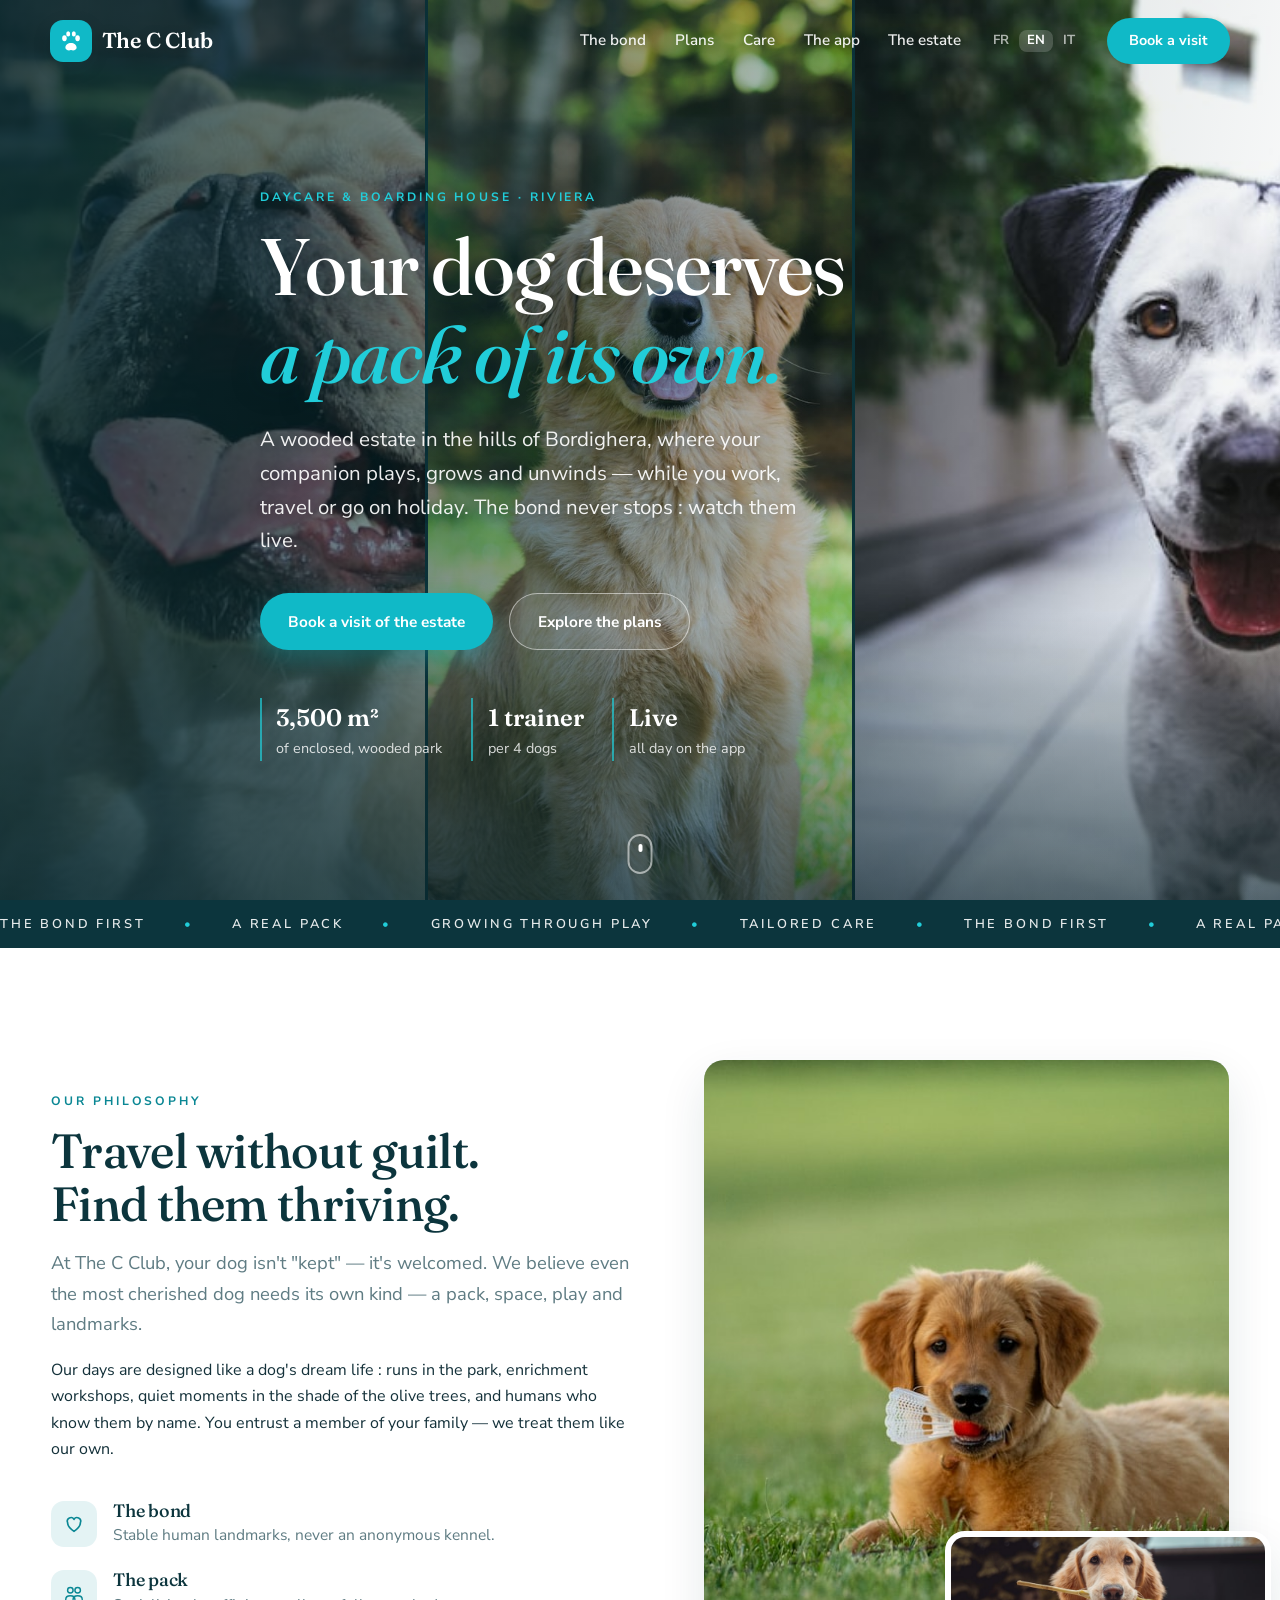
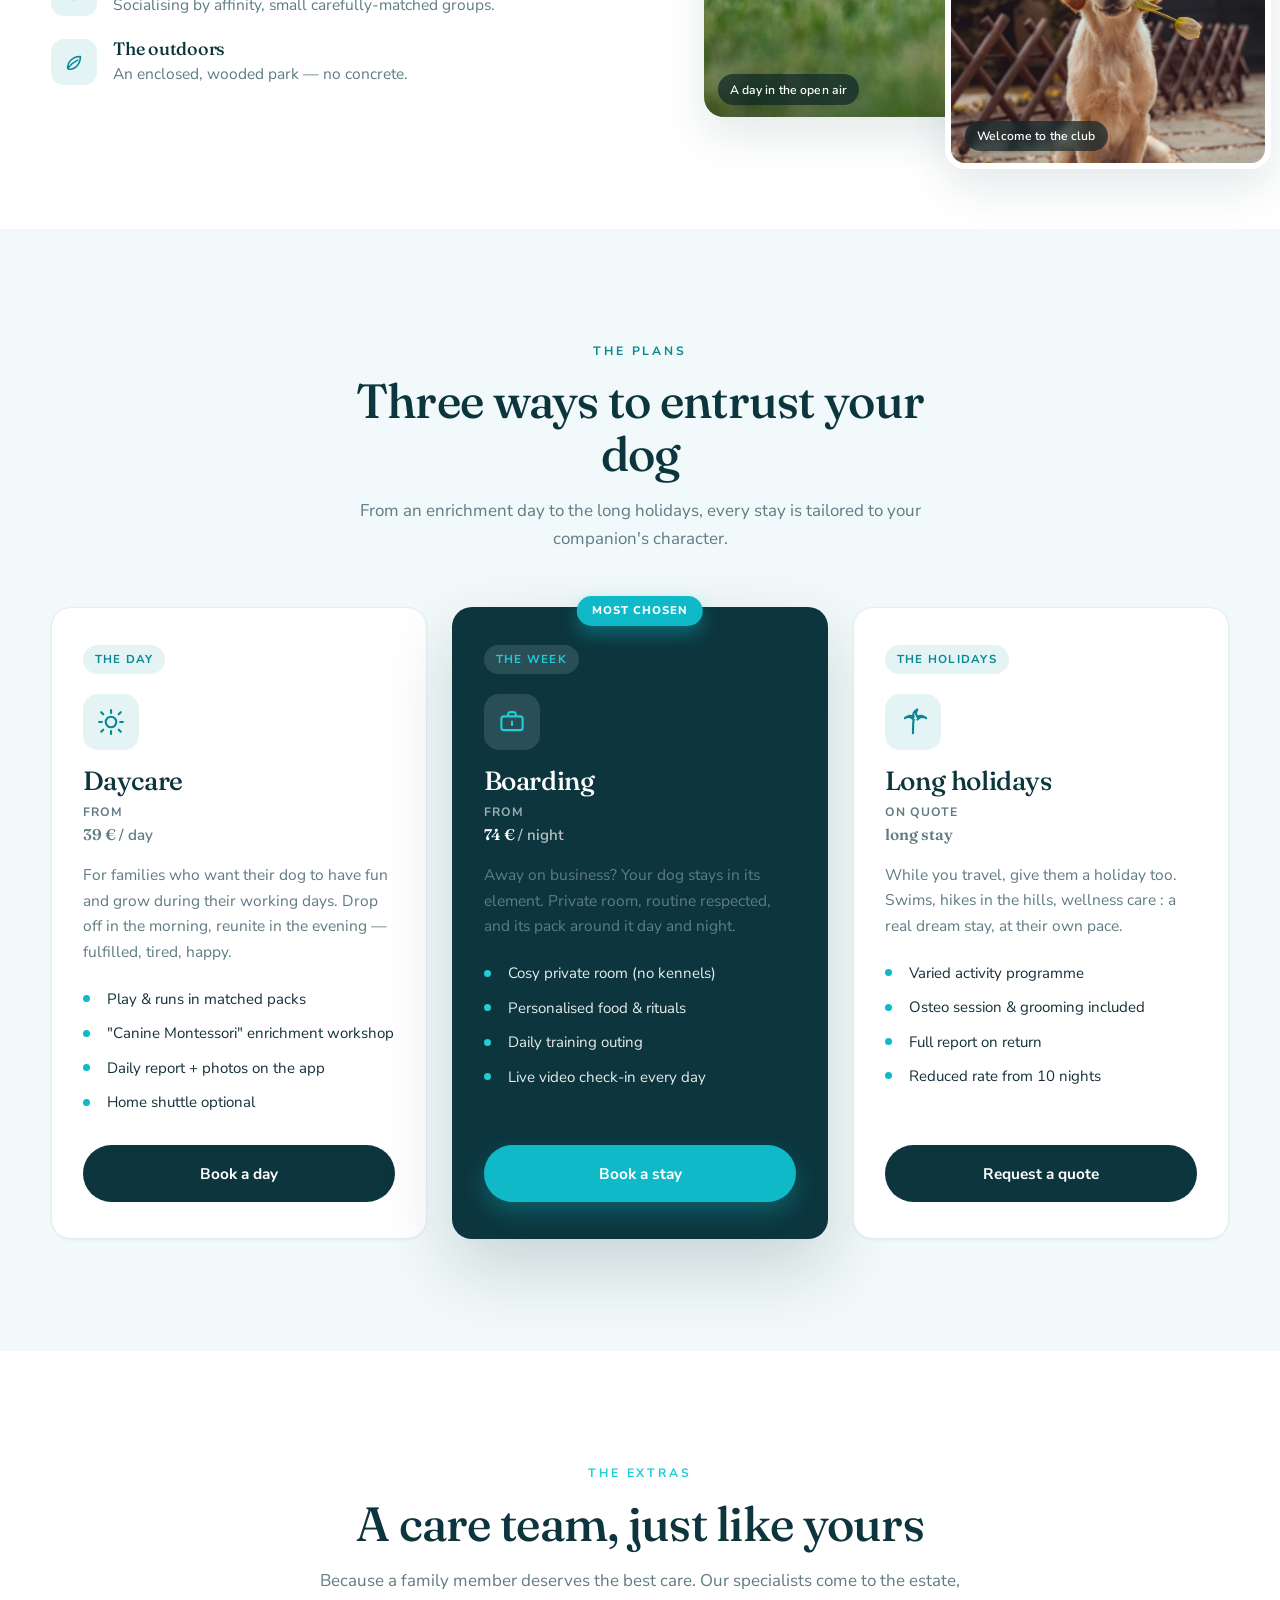
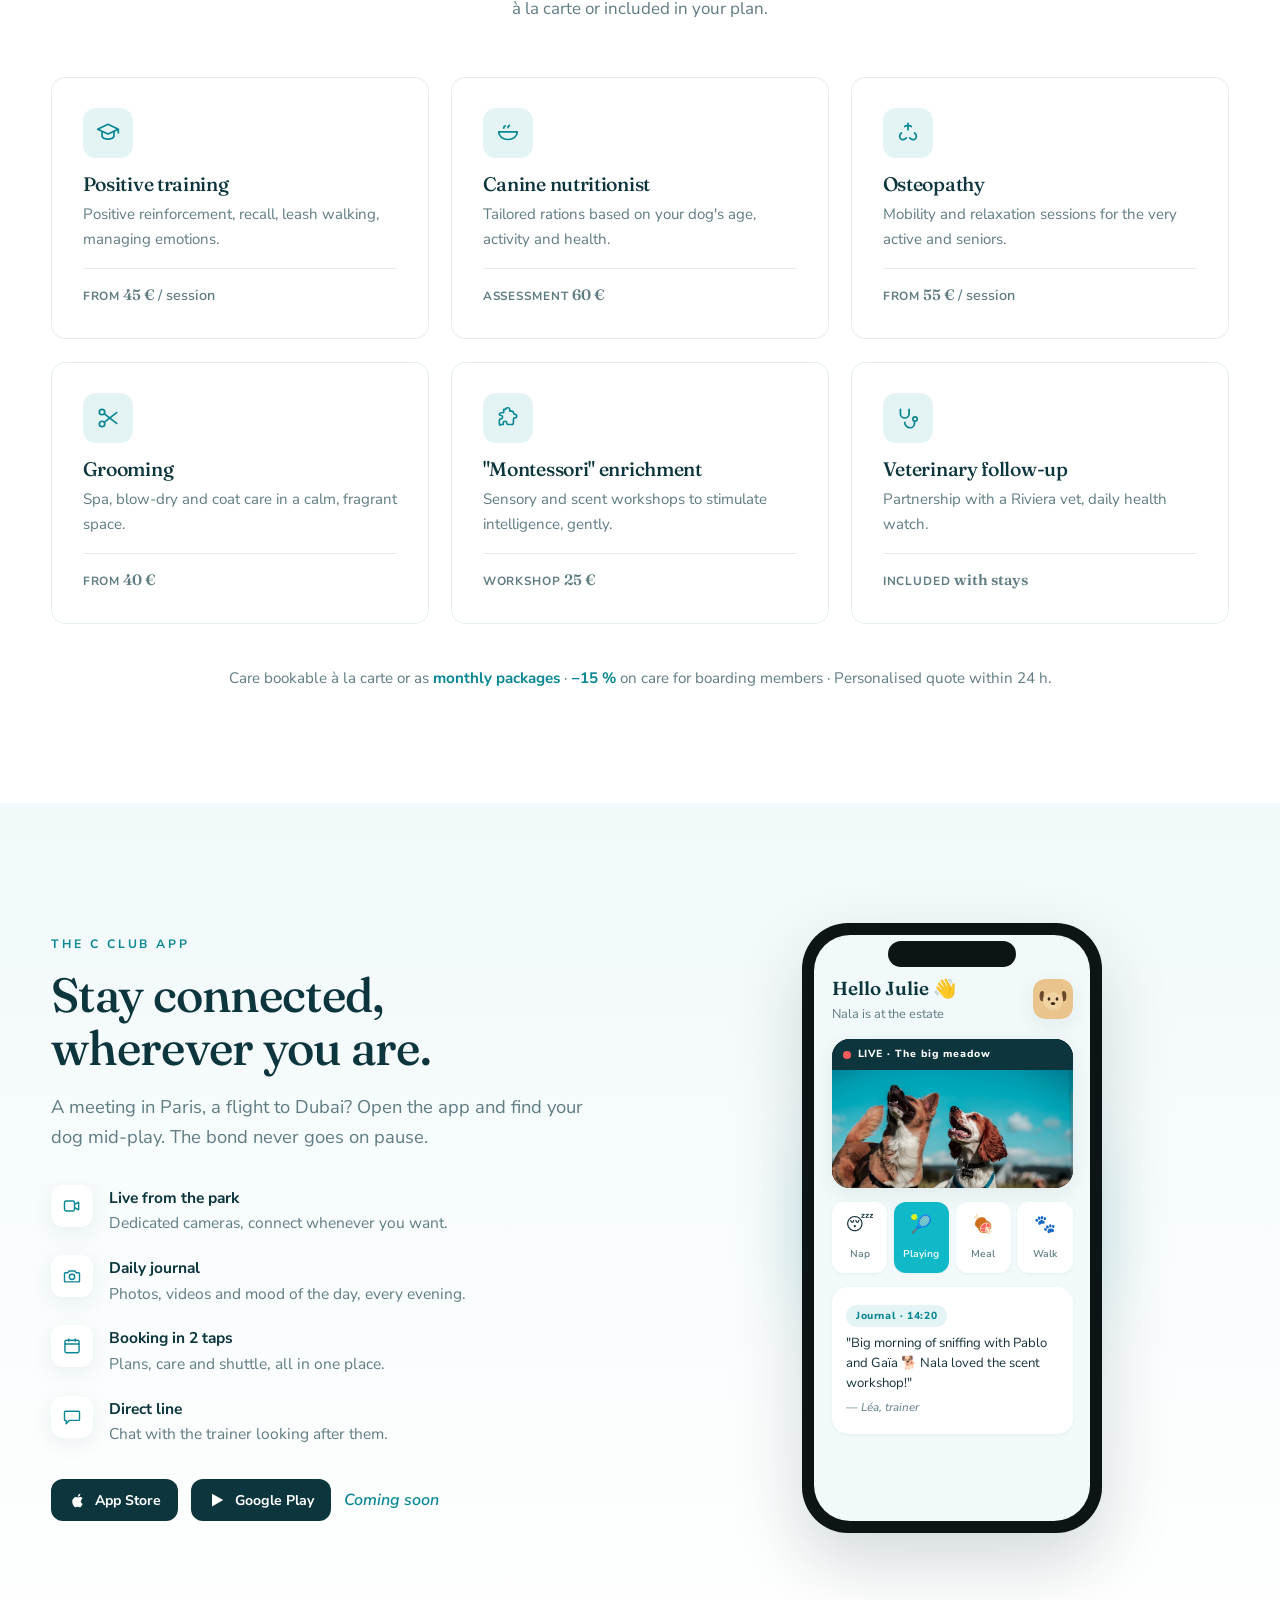
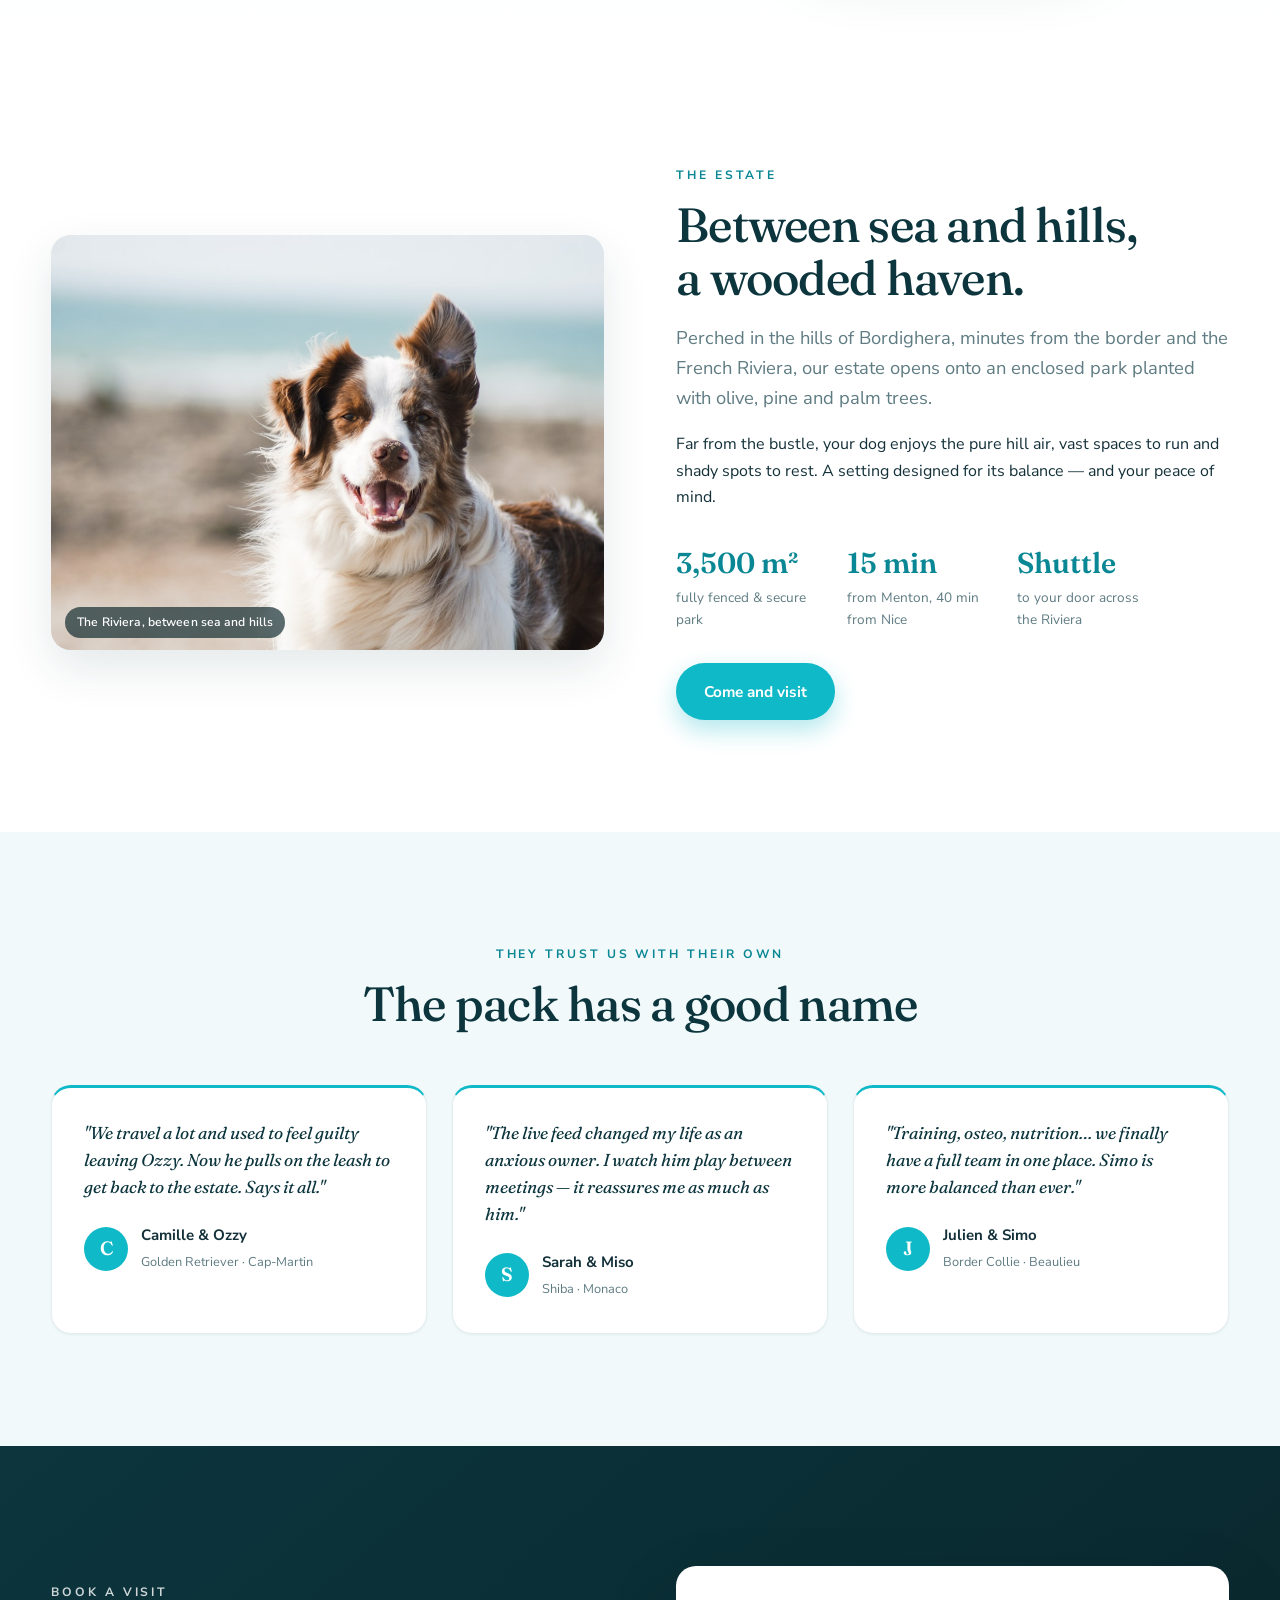
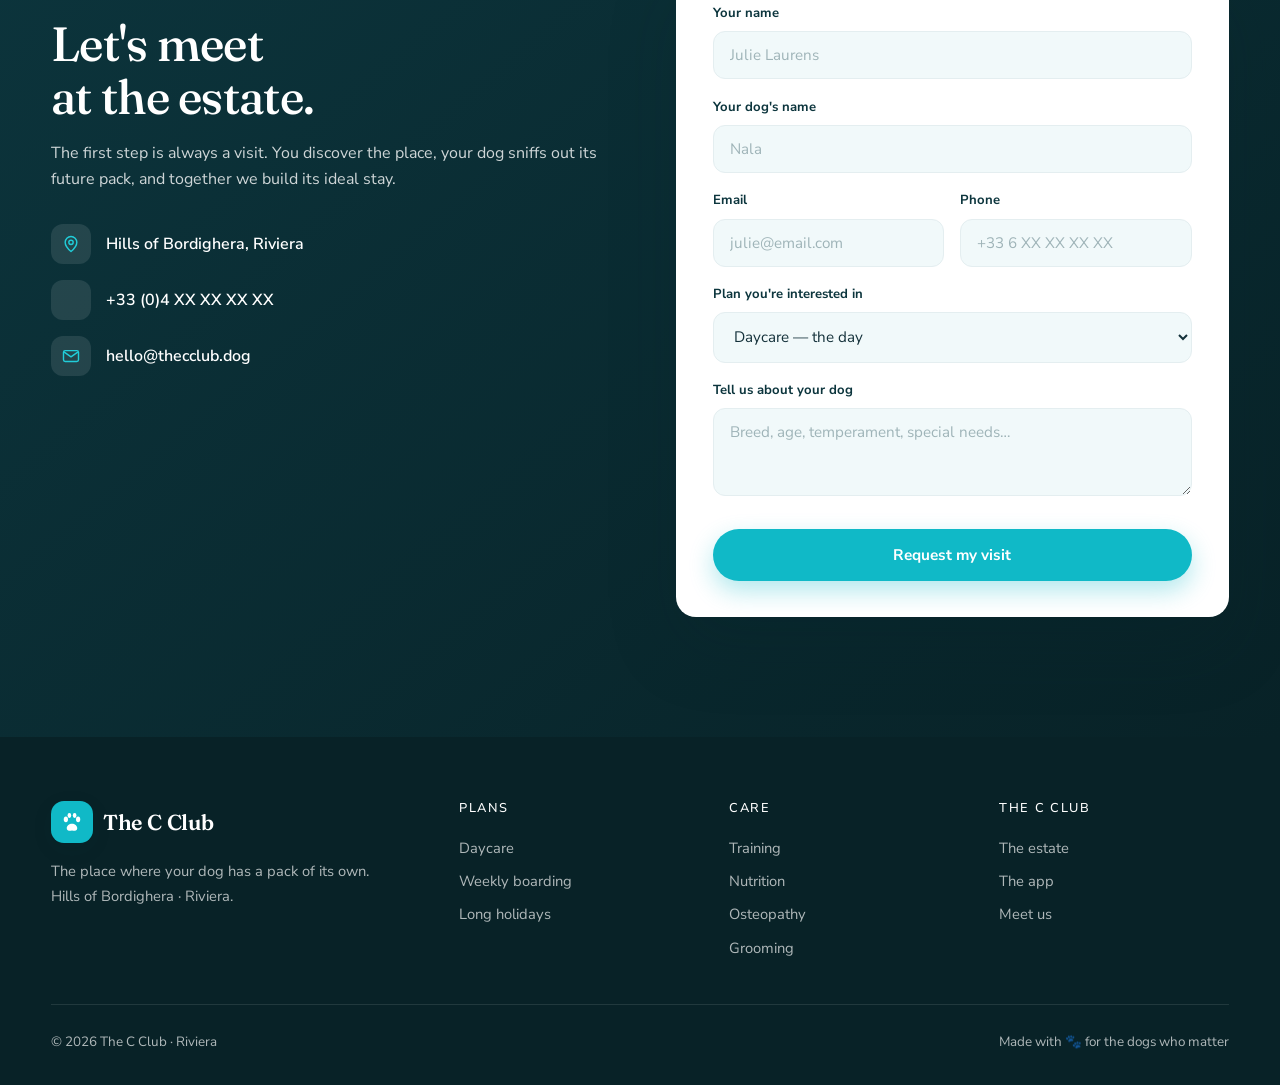
<file: index.html>
<!DOCTYPE html>
<html lang="fr">
<head>
  <meta charset="UTF-8" />
  <meta name="viewport" content="width=device-width, initial-scale=1.0" />
  <script>
    /* Langue par défaut : redirige vers /en/ ou /it/ selon le choix mémorisé ou la langue du navigateur. Le français reste la version racine. */
    (function () {
      try {
        var pref = localStorage.getItem('tcc-lang');
        var lang = pref || (navigator.language || navigator.userLanguage || '').slice(0, 2).toLowerCase();
        if (lang === 'en') location.replace('en/');
        else if (lang === 'it') location.replace('it/');
      } catch (e) {}
    })();
  </script>
  <title>The C Club — Maison de séjour & daycare pour chiens · Riviera</title>
  <meta name="description" content="The C Club — le club où votre chien passe ses journées et ses vacances. Daycare, séjours, éducation, soins et bien-être dans un parc arboré des hauteurs de Bordighera. Suivez-le en direct depuis l'app." />
  <link rel="alternate" hreflang="fr" href="./" />
  <link rel="alternate" hreflang="en" href="en/" />
  <link rel="alternate" hreflang="it" href="it/" />
  <link rel="alternate" hreflang="x-default" href="./" />
  <link rel="preconnect" href="https://fonts.googleapis.com" />
  <link rel="preconnect" href="https://fonts.gstatic.com" crossorigin />
  <link href="https://fonts.googleapis.com/css2?family=Fraunces:ital,opsz,wght@0,9..144,400;0,9..144,500;0,9..144,600;1,9..144,400&family=Nunito+Sans:opsz,wght@6..12,400;6..12,500;6..12,600;6..12,700&display=swap" rel="stylesheet" />
  <link rel="stylesheet" href="styles.css" />
</head>
<body>

  <!-- ===================== NAV ===================== -->
  <header class="nav" id="nav">
    <div class="nav__inner">
      <a href="#accueil" class="brand" aria-label="The C Club, accueil">
        <span class="brand__mark" aria-hidden="true">
          <svg viewBox="0 0 32 32" width="30" height="30"><use href="#paw"/></svg>
        </span>
        <span class="brand__text">The&nbsp;C&nbsp;Club</span>
      </a>
      <nav class="nav__links" aria-label="Navigation principale">
        <a href="#concept">Le lien</a>
        <a href="#formules">Formules</a>
        <a href="#soins">Soins</a>
        <a href="#app">L'app</a>
        <a href="#domaine">Le domaine</a>
      </nav>
      <div class="nav__lang" aria-label="Langue / Language">
        <span class="is-active">FR</span>
        <a href="en/" data-lang="en">EN</a>
        <a href="it/" data-lang="it">IT</a>
      </div>
      <a href="#contact" class="btn btn--nav">Réserver une visite</a>
      <button class="nav__burger" id="burger" aria-label="Ouvrir le menu" aria-expanded="false">
        <span></span><span></span><span></span>
      </button>
    </div>
  </header>

  <!-- ===================== HERO ===================== -->
  <section class="hero" id="accueil">
    <div class="hero__scene" aria-hidden="true">
      <div class="hero__mosaic">
        <img src="assets/hero-frenchie.jpg" alt="" fetchpriority="high" />
        <img src="assets/hero-lab.jpg" alt="" />
        <img src="assets/hero-batard.jpg" alt="" />
      </div>
    </div>

    <div class="hero__content">
      <p class="eyebrow eyebrow--light">Daycare & maison de séjour · Riviera</p>
      <h1 class="hero__title">Votre chien mérite<br/><em>sa propre meute.</em></h1>
      <p class="hero__lede">
        Un domaine arboré dans les hauteurs de Bordighera, où votre compagnon
        joue, progresse et se ressource — pendant que vous travaillez, voyagez,
        ou partez en vacances. Le lien ne s'arrête jamais&nbsp;: suivez-le en direct.
      </p>
      <div class="hero__cta">
        <a href="#contact" class="btn btn--primary">Réserver une visite du domaine</a>
        <a href="#formules" class="btn btn--ghost">Découvrir les formules</a>
      </div>
      <ul class="hero__trust">
        <li><strong>3&nbsp;500&nbsp;m²</strong> de parc clos & arboré</li>
        <li><strong>1&nbsp;éducateur</strong> pour 4&nbsp;chiens</li>
        <li><strong>Live</strong> toute la journée sur l'app</li>
      </ul>
    </div>

    <div class="scroll-cue" aria-hidden="true"><span></span></div>
  </section>

  <!-- ===================== BANDEAU VALEURS ===================== -->
  <section class="ticker" aria-hidden="true">
    <div class="ticker__track">
      <span>Le lien avant tout</span><span class="dot">•</span>
      <span>Une vraie meute</span><span class="dot">•</span>
      <span>Progresser en s'amusant</span><span class="dot">•</span>
      <span>Soins sur mesure</span><span class="dot">•</span>
      <span>Le lien avant tout</span><span class="dot">•</span>
      <span>Une vraie meute</span><span class="dot">•</span>
      <span>Progresser en s'amusant</span><span class="dot">•</span>
      <span>Soins sur mesure</span><span class="dot">•</span>
    </div>
  </section>

  <!-- ===================== CONCEPT ===================== -->
  <section class="concept" id="concept">
    <div class="wrap concept__grid">
      <div class="concept__text reveal">
        <p class="eyebrow">Notre philosophie</p>
        <h2>Partir sans culpabiliser.<br/>Le retrouver épanoui.</h2>
        <p class="lead">
          Au The&nbsp;C&nbsp;Club, votre chien n'est pas « gardé » : il est accueilli.
          Nous croyons que même le chien le plus choyé a besoin des siens —
          d'une meute, d'espace, de jeu et de repères.
        </p>
        <p>
          Nos journées sont pensées comme une vie de chien rêvée&nbsp;: courses dans
          le parc, ateliers d'éveil, moments calmes à l'ombre des oliviers, et
          des humains qui les connaissent par leur prénom. Vous confiez un membre
          de votre famille — nous le traitons comme le nôtre.
        </p>
        <div class="pillars">
          <div class="pillar"><span class="pillar__ic"><svg viewBox="0 0 24 24" width="22"><use href="#heart"/></svg></span><div><h3>Le lien</h3><p>Des repères humains stables, jamais un box anonyme.</p></div></div>
          <div class="pillar"><span class="pillar__ic"><svg viewBox="0 0 24 24" width="22"><use href="#pack"/></svg></span><div><h3>La meute</h3><p>Socialisation par affinités, petits groupes triés.</p></div></div>
          <div class="pillar"><span class="pillar__ic"><svg viewBox="0 0 24 24" width="22"><use href="#leaf"/></svg></span><div><h3>Le grand air</h3><p>Un parc clos et arboré, pas de béton.</p></div></div>
        </div>
      </div>
      <div class="concept__visual reveal">
        <div class="photo photo--tall" data-caption="Une journée au grand air">
          <img src="assets/parc.jpg" alt="Chiot golden retriever détendu dans l'herbe du parc" loading="lazy" />
        </div>
        <div class="photo photo--small" data-caption="Bienvenue au club">
          <img src="assets/puppy.jpg" alt="Golden retriever, membre du club" loading="lazy" />
        </div>
      </div>
    </div>
  </section>

  <!-- ===================== FORMULES ===================== -->
  <section class="formules" id="formules">
    <div class="wrap">
      <div class="section-head reveal">
        <p class="eyebrow">Les formules</p>
        <h2>Trois façons de confier son chien</h2>
        <p class="section-head__sub">De la journée d'éveil aux grandes vacances, chaque séjour est cousu main autour du caractère de votre compagnon.</p>
      </div>

      <div class="cards">
        <article class="card reveal">
          <div class="card__tag">La journée</div>
          <div class="card__icon"><svg viewBox="0 0 24 24" width="30"><use href="#sun"/></svg></div>
          <h3>Daycare</h3>
          <p class="card__price"><span>à partir de</span> 39&nbsp;€ <em>/ jour</em></p>
          <p>Pour les familles qui veulent que leur chien s'amuse et progresse pendant leurs journées de travail. Dépose le matin, retrouvailles le soir — comblé, fatigué, heureux.</p>
          <ul class="card__list">
            <li>Jeux & courses en meute triée</li>
            <li>Atelier d'éveil « Montessori canin »</li>
            <li>Rapport de journée + photos sur l'app</li>
            <li>Navette domicile en option</li>
          </ul>
          <a href="#contact" class="btn btn--soft">Réserver une journée</a>
        </article>

        <article class="card card--feature reveal">
          <div class="card__ribbon">Le plus choisi</div>
          <div class="card__tag">La semaine</div>
          <div class="card__icon"><svg viewBox="0 0 24 24" width="30"><use href="#suitcase"/></svg></div>
          <h3>Séjour</h3>
          <p class="card__price"><span>à partir de</span> 74&nbsp;€ <em>/ nuit</em></p>
          <p>Vous partez en déplacement&nbsp;? Votre chien reste dans son élément. Chambre individuelle, routine respectée, et sa meute autour de lui jour et nuit.</p>
          <ul class="card__list">
            <li>Hébergement en chambre cosy (pas de box)</li>
            <li>Alimentation & rituels personnalisés</li>
            <li>Sortie éducative quotidienne</li>
            <li>Point vidéo en direct chaque jour</li>
          </ul>
          <a href="#contact" class="btn btn--primary">Réserver un séjour</a>
        </article>

        <article class="card reveal">
          <div class="card__tag">Les vacances</div>
          <div class="card__icon"><svg viewBox="0 0 24 24" width="30"><use href="#palm"/></svg></div>
          <h3>Grandes vacances</h3>
          <p class="card__price"><span>sur devis</span> séjour long</p>
          <p>Pendant que vous voyagez, offrez-lui aussi ses vacances. Baignades, randos sur les hauteurs, soins bien-être&nbsp;: un vrai séjour de rêve, à son rythme.</p>
          <ul class="card__list">
            <li>Programme d'activités varié</li>
            <li>Séance ostéo & toilettage inclus</li>
            <li>Bilan complet au retour</li>
            <li>Tarif dégressif dès 10 nuits</li>
          </ul>
          <a href="#contact" class="btn btn--soft">Demander un devis</a>
        </article>
      </div>
    </div>
  </section>

  <!-- ===================== SOINS / SERVICES ===================== -->
  <section class="soins" id="soins">
    <div class="wrap">
      <div class="section-head reveal">
        <p class="eyebrow eyebrow--light">Les à-côtés</p>
        <h2>Une équipe de soins, comme pour vous</h2>
        <p class="section-head__sub">Parce qu'un membre de la famille a droit aux meilleurs soins. Nos spécialistes interviennent au domaine, à la carte ou inclus dans votre formule.</p>
      </div>

      <div class="soins__grid">
        <div class="soin reveal"><span class="soin__ic"><svg viewBox="0 0 24 24" width="26"><use href="#graduate"/></svg></span><h3>Éducation positive</h3><p>Renforcement positif, rappel, marche en laisse, gestion des émotions.</p><p class="soin__price"><span>dès</span> 45&nbsp;€ <em>/ séance</em></p></div>
        <div class="soin reveal"><span class="soin__ic"><svg viewBox="0 0 24 24" width="26"><use href="#bowl"/></svg></span><h3>Diététicien canin</h3><p>Ration sur mesure selon l'âge, l'activité et la santé de votre chien.</p><p class="soin__price"><span>bilan</span> 60&nbsp;€</p></div>
        <div class="soin reveal"><span class="soin__ic"><svg viewBox="0 0 24 24" width="26"><use href="#hands"/></svg></span><h3>Ostéopathie</h3><p>Séances de mobilité et de détente pour les grands actifs et les seniors.</p><p class="soin__price"><span>dès</span> 55&nbsp;€ <em>/ séance</em></p></div>
        <div class="soin reveal"><span class="soin__ic"><svg viewBox="0 0 24 24" width="26"><use href="#scissors"/></svg></span><h3>Toilettage</h3><p>Spa, brushing et soin du poil dans un espace calme et parfumé.</p><p class="soin__price"><span>dès</span> 40&nbsp;€</p></div>
        <div class="soin reveal"><span class="soin__ic"><svg viewBox="0 0 24 24" width="26"><use href="#puzzle"/></svg></span><h3>Éveil « Montessori »</h3><p>Ateliers sensoriels et de flair pour stimuler l'intelligence, en douceur.</p><p class="soin__price"><span>atelier</span> 25&nbsp;€</p></div>
        <div class="soin reveal"><span class="soin__ic"><svg viewBox="0 0 24 24" width="26"><use href="#stethoscope"/></svg></span><h3>Suivi vétérinaire</h3><p>Partenariat avec un vétérinaire de la Riviera, veille santé quotidienne.</p><p class="soin__price"><span>inclus</span> dans les séjours</p></div>
      </div>
      <p class="tarifs-note">Soins réservables à la carte ou en <strong>forfaits mensuels</strong> · <strong>−15&nbsp;%</strong> sur les soins pour les membres en séjour · Devis personnalisé sous 24&nbsp;h.</p>
    </div>
  </section>

  <!-- ===================== APP ===================== -->
  <section class="app" id="app">
    <div class="wrap app__grid">
      <div class="app__text reveal">
        <p class="eyebrow">L'application The&nbsp;C&nbsp;Club</p>
        <h2>Gardez le lien,<br/>où que vous soyez.</h2>
        <p class="lead">Une réunion à Paris, un vol pour Dubaï&nbsp;? Ouvrez l'app et retrouvez votre chien en pleine partie de jeu. Le lien ne se met jamais en pause.</p>
        <ul class="app__features">
          <li><span><svg viewBox="0 0 24 24" width="20"><use href="#video"/></svg></span><div><strong>Live du parc</strong><br/>Caméras dédiées, connectez-vous quand vous voulez.</div></li>
          <li><span><svg viewBox="0 0 24 24" width="20"><use href="#camera"/></svg></span><div><strong>Journal de bord</strong><br/>Photos, vidéos et humeur du jour, chaque soir.</div></li>
          <li><span><svg viewBox="0 0 24 24" width="20"><use href="#calendar"/></svg></span><div><strong>Réservation en 2 clics</strong><br/>Formules, soins et navette, tout au même endroit.</div></li>
          <li><span><svg viewBox="0 0 24 24" width="20"><use href="#chat"/></svg></span><div><strong>Ligne directe</strong><br/>Échangez avec l'éducateur qui s'occupe de lui.</div></li>
        </ul>
        <div class="app__badges">
          <span class="store-badge"><svg viewBox="0 0 24 24" width="18"><use href="#apple"/></svg> App Store</span>
          <span class="store-badge"><svg viewBox="0 0 24 24" width="18"><use href="#play"/></svg> Google Play</span>
          <em class="app__soon">Bientôt disponible</em>
        </div>
      </div>

      <div class="app__phone reveal">
        <div class="phone">
          <div class="phone__notch"></div>
          <div class="phone__screen">
            <div class="app-ui">
              <div class="app-ui__top">
                <div><p class="app-ui__hello">Bonjour Julie 👋</p><p class="app-ui__sub">Nala est au domaine</p></div>
                <div class="app-ui__ava"><svg viewBox="0 0 40 40" width="40"><use href="#dogface"/></svg></div>
              </div>
              <div class="app-ui__live">
                <div class="app-ui__livehdr"><span class="live-dot"></span> EN DIRECT · Le grand pré</div>
                <div class="app-ui__cam"><img src="assets/live.jpg" alt="Chien en plein jeu, vu en direct depuis l'application" loading="lazy" /></div>
              </div>
              <div class="app-ui__mood">
                <div class="mood"><span>😴</span><small>Sieste</small></div>
                <div class="mood mood--on"><span>🎾</span><small>En jeu</small></div>
                <div class="mood"><span>🍖</span><small>Repas</small></div>
                <div class="mood"><span>🐾</span><small>Balade</small></div>
              </div>
              <div class="app-ui__card">
                <div class="app-ui__cardhdr"><span class="tag-soft">Journal · 14:20</span></div>
                <p>« Grosse matinée de flair avec Pablo et Gaïa 🐕 Nala a adoré l'atelier truffe&nbsp;! »</p>
                <span class="by">— Léa, éducatrice</span>
              </div>
            </div>
          </div>
        </div>
        <div class="app__glow" aria-hidden="true"></div>
      </div>
    </div>
  </section>

  <!-- ===================== DOMAINE ===================== -->
  <section class="domaine" id="domaine">
    <div class="wrap domaine__grid">
      <div class="domaine__visual reveal">
        <div class="photo photo--wide" data-caption="La Riviera, entre mer et collines">
          <img src="assets/domaine.jpg" alt="Chien heureux au bord de la mer sur la Riviera" loading="lazy" />
        </div>
      </div>
      <div class="domaine__text reveal">
        <p class="eyebrow">Le domaine</p>
        <h2>Entre mer et collines,<br/>un écrin arboré.</h2>
        <p class="lead">Perché sur les hauteurs de Bordighera, à quelques minutes de la frontière et de la Côte d'Azur, notre domaine ouvre sur un parc clos planté d'oliviers, de pins et de palmiers.</p>
        <p>Loin de l'agitation, votre chien profite de l'air pur des collines, de vastes espaces pour courir et de coins ombragés pour se reposer. Un cadre pensé pour son équilibre — et pour votre tranquillité d'esprit.</p>
        <ul class="domaine__pts">
          <li><strong>3&nbsp;500&nbsp;m²</strong><span>de parc entièrement clôturé & sécurisé</span></li>
          <li><strong>15&nbsp;min</strong><span>de Menton, 40&nbsp;min de Nice</span></li>
          <li><strong>Navette</strong><span>domicile sur toute la Riviera</span></li>
        </ul>
        <a href="#contact" class="btn btn--primary">Venez le visiter</a>
      </div>
    </div>
  </section>

  <!-- ===================== TÉMOIGNAGES ===================== -->
  <section class="temoignages">
    <div class="wrap">
      <div class="section-head reveal"><p class="eyebrow">Ils nous confient les leurs</p><h2>La meute a bonne réputation</h2></div>
      <div class="quotes">
        <blockquote class="quote reveal">
          <p>« On voyage beaucoup et on culpabilisait de laisser Ozzy. Aujourd'hui il tire sur la laisse pour <em>rentrer</em> au domaine. Tout est dit. »</p>
          <footer><span class="quote__ava">C</span><div><strong>Camille & Ozzy</strong><small>Golden Retriever · Cap-Martin</small></div></footer>
        </blockquote>
        <blockquote class="quote reveal">
          <p>« Le live sur l'app a changé ma vie de propriétaire anxieuse. Je le regarde jouer entre deux réunions, ça me rassure autant que lui. »</p>
          <footer><span class="quote__ava">S</span><div><strong>Sarah & Miso</strong><small>Shiba · Monaco</small></div></footer>
        </blockquote>
        <blockquote class="quote reveal">
          <p>« Éducation, ostéo, diététique… on a enfin une équipe complète au même endroit. Nala est plus équilibrée que jamais. »</p>
          <footer><span class="quote__ava">J</span><div><strong>Julien & Simo</strong><small>Border Collie · Beaulieu</small></div></footer>
        </blockquote>
      </div>
    </div>
  </section>

  <!-- ===================== CONTACT / CTA ===================== -->
  <section class="contact" id="contact">
    <div class="wrap contact__grid">
      <div class="contact__intro reveal">
        <p class="eyebrow eyebrow--light">Réserver une visite</p>
        <h2>Rencontrons-nous<br/>au domaine.</h2>
        <p>La première étape est toujours une visite. Vous découvrez les lieux, votre chien renifle sa future meute, et nous construisons ensemble son séjour idéal.</p>
        <ul class="contact__info">
          <li><span><svg viewBox="0 0 24 24" width="20"><use href="#pin"/></svg></span>Hauteurs de Bordighera, Riviera</li>
          <li><span><svg viewBox="0 0 24 24" width="20"><use href="#phone"/></svg></span>+33 (0)4 XX XX XX XX</li>
          <li><span><svg viewBox="0 0 24 24" width="20"><use href="#mail"/></svg></span>bonjour@thecclub.dog</li>
        </ul>
      </div>

      <form class="contact__form reveal" id="contactForm" novalidate>
        <div class="field"><label for="name">Votre nom</label><input id="name" name="name" type="text" placeholder="Julie Laurens" required /></div>
        <div class="field"><label for="dog">Le nom de votre chien</label><input id="dog" name="dog" type="text" placeholder="Nala" /></div>
        <div class="field field--row">
          <div><label for="email">Email</label><input id="email" name="email" type="email" placeholder="julie@email.com" required /></div>
          <div><label for="phone">Téléphone</label><input id="phone" name="phone" type="tel" placeholder="06 XX XX XX XX" /></div>
        </div>
        <div class="field"><label for="formule">Formule qui vous intéresse</label>
          <select id="formule" name="formule">
            <option>Daycare — la journée</option>
            <option>Séjour — la semaine</option>
            <option>Grandes vacances</option>
            <option>Je ne sais pas encore</option>
          </select>
        </div>
        <div class="field"><label for="msg">Parlez-nous de votre chien</label><textarea id="msg" name="msg" rows="3" placeholder="Race, âge, caractère, besoins particuliers…"></textarea></div>
        <button type="submit" class="btn btn--primary btn--block">Demander ma visite</button>
        <p class="form-note" id="formNote" hidden>Merci&nbsp;! Nous vous recontactons sous 24&nbsp;h pour organiser votre visite. 🐾</p>
      </form>
    </div>
  </section>

  <!-- ===================== FOOTER ===================== -->
  <footer class="footer">
    <div class="wrap footer__grid">
      <div class="footer__brand">
        <a href="#accueil" class="brand brand--light">
          <span class="brand__mark" aria-hidden="true"><svg viewBox="0 0 32 32" width="28"><use href="#paw"/></svg></span>
          <span class="brand__text">The&nbsp;C&nbsp;Club</span>
        </a>
        <p>Le domaine où votre chien a aussi sa meute.<br/>Hauteurs de Bordighera · Riviera.</p>
      </div>
      <div class="footer__col"><h4>Formules</h4><a href="#formules">Daycare</a><a href="#formules">Séjour semaine</a><a href="#formules">Grandes vacances</a></div>
      <div class="footer__col"><h4>Soins</h4><a href="#soins">Éducation</a><a href="#soins">Diététique</a><a href="#soins">Ostéopathie</a><a href="#soins">Toilettage</a></div>
      <div class="footer__col"><h4>The C Club</h4><a href="#domaine">Le domaine</a><a href="#app">L'application</a><a href="#contact">Nous rencontrer</a></div>
    </div>
    <div class="footer__bottom wrap">
      <span>© 2026 The C Club · Riviera</span>
      <span>Fait avec 🐾 pour les chiens qui comptent</span>
    </div>
  </footer>

  <!-- ===================== SVG SPRITE (icons + scenes) ===================== -->
  <svg width="0" height="0" style="position:absolute" aria-hidden="true">
    <defs>
      <symbol id="paw" viewBox="0 0 32 32"><path fill="currentColor" d="M16 18c-3.2 0-6 2.2-6 5 0 2 1.7 3 4 3 1 0 1.3-.4 2-.4s1 .4 2 .4c2.3 0 4-1 4-3 0-2.8-2.8-5-6-5Z"/><ellipse cx="9" cy="13" rx="2.4" ry="3.2" fill="currentColor"/><ellipse cx="23" cy="13" rx="2.4" ry="3.2" fill="currentColor"/><ellipse cx="13" cy="8.5" rx="2.1" ry="2.8" fill="currentColor"/><ellipse cx="19" cy="8.5" rx="2.1" ry="2.8" fill="currentColor"/></symbol>

      <symbol id="heart" viewBox="0 0 24 24"><path fill="none" stroke="currentColor" stroke-width="1.8" stroke-linejoin="round" d="M12 20s-7-4.6-7-9.6A3.9 3.9 0 0 1 12 7a3.9 3.9 0 0 1 7 3.4C19 15.4 12 20 12 20Z"/></symbol>
      <symbol id="pack" viewBox="0 0 24 24"><g fill="none" stroke="currentColor" stroke-width="1.6"><circle cx="8" cy="9" r="3"/><circle cx="16" cy="9" r="3"/><path stroke-linecap="round" d="M3 19c0-2.5 2.2-4 5-4s5 1.5 5 4M11 19c0-2.5 2.2-4 5-4s5 1.5 5 4"/></g></symbol>
      <symbol id="leaf" viewBox="0 0 24 24"><path fill="none" stroke="currentColor" stroke-width="1.7" stroke-linecap="round" stroke-linejoin="round" d="M5 19c0-8 6-13 14-13 0 8-5 14-13 14M6 18c3-4 6-6 10-8"/></symbol>
      <symbol id="sun" viewBox="0 0 24 24"><g fill="none" stroke="currentColor" stroke-width="1.7" stroke-linecap="round"><circle cx="12" cy="12" r="4.2"/><path d="M12 2.5v2.2M12 19.3v2.2M4.2 4.2l1.6 1.6M18.2 18.2l1.6 1.6M2.5 12h2.2M19.3 12h2.2M4.2 19.8l1.6-1.6M18.2 5.8l1.6-1.6"/></g></symbol>
      <symbol id="suitcase" viewBox="0 0 24 24"><g fill="none" stroke="currentColor" stroke-width="1.7" stroke-linejoin="round"><rect x="3.5" y="7.5" width="17" height="11" rx="2"/><path d="M9 7.5V6a2 2 0 0 1 2-2h2a2 2 0 0 1 2 2v1.5M12 11v4"/></g></symbol>
      <symbol id="palm" viewBox="0 0 24 24"><g fill="none" stroke="currentColor" stroke-width="1.7" stroke-linecap="round" stroke-linejoin="round"><path d="M12 21c0-5 0-8 .5-11"/><path d="M12.5 10c-2-2-5-2.5-7-1 1.5-2 4.5-2.5 7-1-1-2.5.5-5 3-6-1.5 2-1 4.5 0 6 2.5-1.5 5.5-1 7 1-2-1.5-5-1-7 1"/></g></symbol>
      <symbol id="graduate" viewBox="0 0 24 24"><g fill="none" stroke="currentColor" stroke-width="1.6" stroke-linejoin="round"><path d="M12 4 2.5 8.5 12 13l9.5-4.5L12 4Z"/><path d="M6.5 11v4c0 1.4 2.5 2.6 5.5 2.6s5.5-1.2 5.5-2.6v-4M21.5 8.5v4"/></g></symbol>
      <symbol id="bowl" viewBox="0 0 24 24"><g fill="none" stroke="currentColor" stroke-width="1.6" stroke-linejoin="round"><path d="M3.5 11h17c0 4-3.8 7-8.5 7s-8.5-3-8.5-7Z"/><path d="M8 8c0-1.5 1-2.5 2-2.5M12 7.5c0-1.5 1-2.5 2-2.5"/></g></symbol>
      <symbol id="hands" viewBox="0 0 24 24"><g fill="none" stroke="currentColor" stroke-width="1.6" stroke-linecap="round" stroke-linejoin="round"><path d="M6 12c-1.5 1-2.5 3-1 5s4 1 5.5-.5M18 12c1.5 1 2.5 3 1 5s-4 1-5.5-.5"/><path d="M9 6c1-1.5 4-1.5 6 0M12 3v6"/></g></symbol>
      <symbol id="scissors" viewBox="0 0 24 24"><g fill="none" stroke="currentColor" stroke-width="1.6" stroke-linecap="round"><circle cx="6.5" cy="6.5" r="2.5"/><circle cx="6.5" cy="17.5" r="2.5"/><path d="M8.7 8.2 20 17M8.7 15.8 20 7"/></g></symbol>
      <symbol id="puzzle" viewBox="0 0 24 24"><path fill="none" stroke="currentColor" stroke-width="1.5" stroke-linejoin="round" d="M10 4c0-1 .9-1.5 1.8-1.5S13.6 3 13.6 4v1.6h1.8c1 0 1.6.7 1.6 1.6s.6 1.4 1.5 1.4 1.5.7 1.5 1.6-.6 1.6-1.5 1.6-1.5.6-1.5 1.4v3.2c0 1-.7 1.6-1.6 1.6h-3.2c-.8 0-1.4-.6-1.4-1.5s-.7-1.5-1.6-1.5-1.6.6-1.6 1.5.6 1.5-.6 1.5H5.6C4.7 19 4 18.4 4 17.4v-3.2c0-.8.6-1.4 1.5-1.4S7 12.2 7 11.3s-.6-1.6-1.5-1.6S4 9.1 4 8.8 4.6 7.2 5.6 7.2H8V4Z"/></symbol>
      <symbol id="stethoscope" viewBox="0 0 24 24"><g fill="none" stroke="currentColor" stroke-width="1.6" stroke-linecap="round" stroke-linejoin="round"><path d="M5 4v4a4 4 0 0 0 8 0V4"/><path d="M9 16v0a5 5 0 0 0 5 5 4 4 0 0 0 4-4v-2"/><circle cx="18.5" cy="13" r="2"/></g></symbol>

      <symbol id="video" viewBox="0 0 24 24"><g fill="none" stroke="currentColor" stroke-width="1.7" stroke-linejoin="round"><rect x="3" y="6" width="12" height="12" rx="2"/><path d="m15 10 5-2.5v9L15 14"/></g></symbol>
      <symbol id="camera" viewBox="0 0 24 24"><g fill="none" stroke="currentColor" stroke-width="1.7" stroke-linejoin="round"><path d="M4 8h3l1.5-2h7L17 8h3a1 1 0 0 1 1 1v9a1 1 0 0 1-1 1H4a1 1 0 0 1-1-1V9a1 1 0 0 1 1-1Z"/><circle cx="12" cy="13" r="3.2"/></g></symbol>
      <symbol id="calendar" viewBox="0 0 24 24"><g fill="none" stroke="currentColor" stroke-width="1.7" stroke-linejoin="round"><rect x="3.5" y="5" width="17" height="15" rx="2"/><path d="M3.5 9.5h17M8 3v4M16 3v4"/></g></symbol>
      <symbol id="chat" viewBox="0 0 24 24"><path fill="none" stroke="currentColor" stroke-width="1.7" stroke-linejoin="round" d="M4 5h16a1 1 0 0 1 1 1v9a1 1 0 0 1-1 1H9l-4 4v-4H4a1 1 0 0 1-1-1V6a1 1 0 0 1 1-1Z"/></symbol>
      <symbol id="apple" viewBox="0 0 24 24"><path fill="currentColor" d="M16.4 12.6c0-2 1.6-3 1.7-3-1-1.4-2.4-1.6-3-1.6-1.3-.1-2.5.7-3.1.7-.6 0-1.6-.7-2.7-.7-1.4 0-2.7.8-3.4 2C3.4 12.4 4.4 17 6 19.4c.7 1.1 1.6 2.4 2.7 2.3 1.1 0 1.5-.7 2.8-.7 1.3 0 1.7.7 2.8.7 1.2 0 1.9-1.1 2.6-2.2.8-1.2 1.2-2.4 1.2-2.5-.1 0-2.4-.9-2.5-3.7ZM14.3 6.3c.6-.7 1-1.7.9-2.7-.9 0-1.9.6-2.5 1.3-.5.6-1 1.6-.9 2.6 1 .1 2-.5 2.5-1.2Z"/></symbol>
      <symbol id="play" viewBox="0 0 24 24"><path fill="currentColor" d="M4 3.5 19 12 4 20.5v-17Z"/></symbol>
      <symbol id="pin" viewBox="0 0 24 24"><g fill="none" stroke="currentColor" stroke-width="1.7" stroke-linejoin="round"><path d="M12 21s7-5.6 7-11a7 7 0 1 0-14 0c0 5.4 7 11 7 11Z"/><circle cx="12" cy="10" r="2.6"/></g></symbol>
      <symbol id="phone" viewBox="0 0 24 24"><path fill="none" stroke="currentColor" stroke-width="1.7" stroke-linejoin="round" d="M6.5 3.5h3l1.5 4-2 1.5a11 11 0 0 0 5 5l1.5-2 4 1.5v3a1.5 1.5 0 0 1-1.7 1.5C11.6 20.5 3.5 12.4 3.5 5.2A1.5 1.5 0 0 1 5 3.5Z"/></symbol>
      <symbol id="mail" viewBox="0 0 24 24"><g fill="none" stroke="currentColor" stroke-width="1.7" stroke-linejoin="round"><rect x="3" y="5.5" width="18" height="13" rx="2"/><path d="m3.5 7 8.5 6 8.5-6"/></g></symbol>

      <symbol id="dogface" viewBox="0 0 40 40"><rect width="40" height="40" rx="12" fill="#e9c48c"/><path fill="#6b4a2b" d="M9 12c-2 0-3 4-2 8 .5 2 2 2.5 3 2l1-9c-.5-.7-1.3-1-2-1Zm22 0c2 0 3 4 2 8-.5 2-2 2.5-3 2l-1-9c.5-.7 1.3-1 2-1Z"/><ellipse cx="20" cy="22" rx="10" ry="9" fill="#f0d3a3"/><ellipse cx="16" cy="20" rx="1.4" ry="1.8" fill="#3a2a1a"/><ellipse cx="24" cy="20" rx="1.4" ry="1.8" fill="#3a2a1a"/><ellipse cx="20" cy="24.5" rx="2.2" ry="1.6" fill="#3a2a1a"/></symbol>

      <!-- Scenes: illustrative gradients + dog silhouettes -->
      <symbol id="dog" viewBox="0 0 200 200">
        <ellipse cx="100" cy="176" rx="52" ry="10" fill="#000" opacity="0.10"/>
        <path fill="#e6b878" d="M60 92c-10-4-16-14-14-24 1-6 6-9 10-6l10 8Z"/>
        <path fill="#e6b878" d="M140 92c10-4 16-14 14-24-1-6-6-9-10-6l-10 8Z"/>
        <ellipse cx="100" cy="110" rx="46" ry="42" fill="#f1cc94"/>
        <ellipse cx="100" cy="150" rx="40" ry="30" fill="#f6d9ab"/>
        <circle cx="82" cy="104" r="5" fill="#3a2a1a"/>
        <circle cx="118" cy="104" r="5" fill="#3a2a1a"/>
        <ellipse cx="100" cy="122" rx="8" ry="6" fill="#3a2a1a"/>
        <path d="M100 128c0 6-6 8-10 6M100 128c0 6 6 8 10 6" fill="none" stroke="#3a2a1a" stroke-width="2.5" stroke-linecap="round"/>
      </symbol>

      <symbol id="scene-park" viewBox="0 0 400 520">
        <defs><linearGradient id="sp" x1="0" y1="0" x2="0" y2="1"><stop offset="0" stop-color="#eadfc4"/><stop offset="1" stop-color="#cfe0c2"/></linearGradient></defs>
        <rect width="400" height="520" fill="url(#sp)"/>
        <path d="M0 360 C 120 320 260 380 400 340 L400 520 L0 520Z" fill="#7fa06f"/>
        <path d="M0 420 C 140 390 280 440 400 410 L400 520 L0 520Z" fill="#5a7f52"/>
        <g fill="#3c5c3a"><ellipse cx="70" cy="330" rx="26" ry="80"/><ellipse cx="330" cy="310" rx="30" ry="92"/></g>
        <circle cx="320" cy="90" r="46" fill="#f7ecd2" opacity="0.85"/>
        <g transform="translate(150 400) scale(1.1)"><use href="#dog"/></g>
      </symbol>
      <symbol id="scene-rest" viewBox="0 0 300 220">
        <defs><linearGradient id="sr" x1="0" y1="0" x2="0" y2="1"><stop offset="0" stop-color="#efe2c6"/><stop offset="1" stop-color="#e2cfa6"/></linearGradient></defs>
        <rect width="300" height="220" fill="url(#sr)"/>
        <ellipse cx="150" cy="200" rx="120" ry="30" fill="#c9b489"/>
        <g fill="#4f6b40"><ellipse cx="40" cy="70" rx="40" ry="60"/><ellipse cx="260" cy="60" rx="44" ry="66"/></g>
        <ellipse cx="150" cy="160" rx="60" ry="22" fill="#c98b5c"/>
        <g transform="translate(120 120) scale(0.55)"><use href="#dog"/></g>
      </symbol>
      <symbol id="scene-live" viewBox="0 0 340 200">
        <defs><linearGradient id="slv" x1="0" y1="0" x2="0" y2="1"><stop offset="0" stop-color="#d9e8c9"/><stop offset="1" stop-color="#9cc07f"/></linearGradient></defs>
        <rect width="340" height="200" fill="url(#slv)"/>
        <path d="M0 130 C 120 110 220 150 340 120 L340 200 L0 200Z" fill="#6b9455"/>
        <g fill="#3c5c3a"><ellipse cx="40" cy="90" rx="20" ry="60"/><ellipse cx="300" cy="80" rx="22" ry="66"/></g>
        <g transform="translate(120 70) scale(0.7)"><use href="#dog"/></g>
        <g transform="translate(210 100) scale(0.5)"><use href="#dog"/></g>
      </symbol>
      <symbol id="scene-domaine" viewBox="0 0 560 420">
        <defs>
          <linearGradient id="sd" x1="0" y1="0" x2="0" y2="1"><stop offset="0" stop-color="#f4e6c9"/><stop offset="1" stop-color="#f0d2ab"/></linearGradient>
          <linearGradient id="sea" x1="0" y1="0" x2="0" y2="1"><stop offset="0" stop-color="#8fc4c8"/><stop offset="1" stop-color="#6ba7ad"/></linearGradient>
        </defs>
        <rect width="560" height="420" fill="url(#sd)"/>
        <circle cx="450" cy="90" r="52" fill="#f9efd6" opacity="0.9"/>
        <rect y="200" width="560" height="70" fill="url(#sea)" opacity="0.75"/>
        <path d="M0 200 C 150 170 300 210 560 180 L560 270 L0 270Z" fill="#7ba06c"/>
        <path d="M0 260 C 160 230 340 275 560 245 L560 420 L0 420Z" fill="#527445"/>
        <path d="M0 320 C 180 300 360 340 560 315 L560 420 L0 420Z" fill="#3a5836"/>
        <g fill="#274634"><ellipse cx="70" cy="250" rx="16" ry="60"/><ellipse cx="110" cy="265" rx="13" ry="46"/><ellipse cx="500" cy="240" rx="18" ry="66"/></g>
        <!-- little villa -->
        <g transform="translate(230 210)"><rect width="90" height="60" rx="4" fill="#f3ead9"/><path d="M-8 0 L45 -28 L98 0Z" fill="#c67a4e"/><rect x="18" y="24" width="16" height="36" fill="#8a6f4e"/><rect x="54" y="20" width="18" height="18" fill="#b7d0d2"/></g>
      </symbol>
    </defs>
  </svg>

  <script src="script.js"></script>
</body>
</html>
</file>
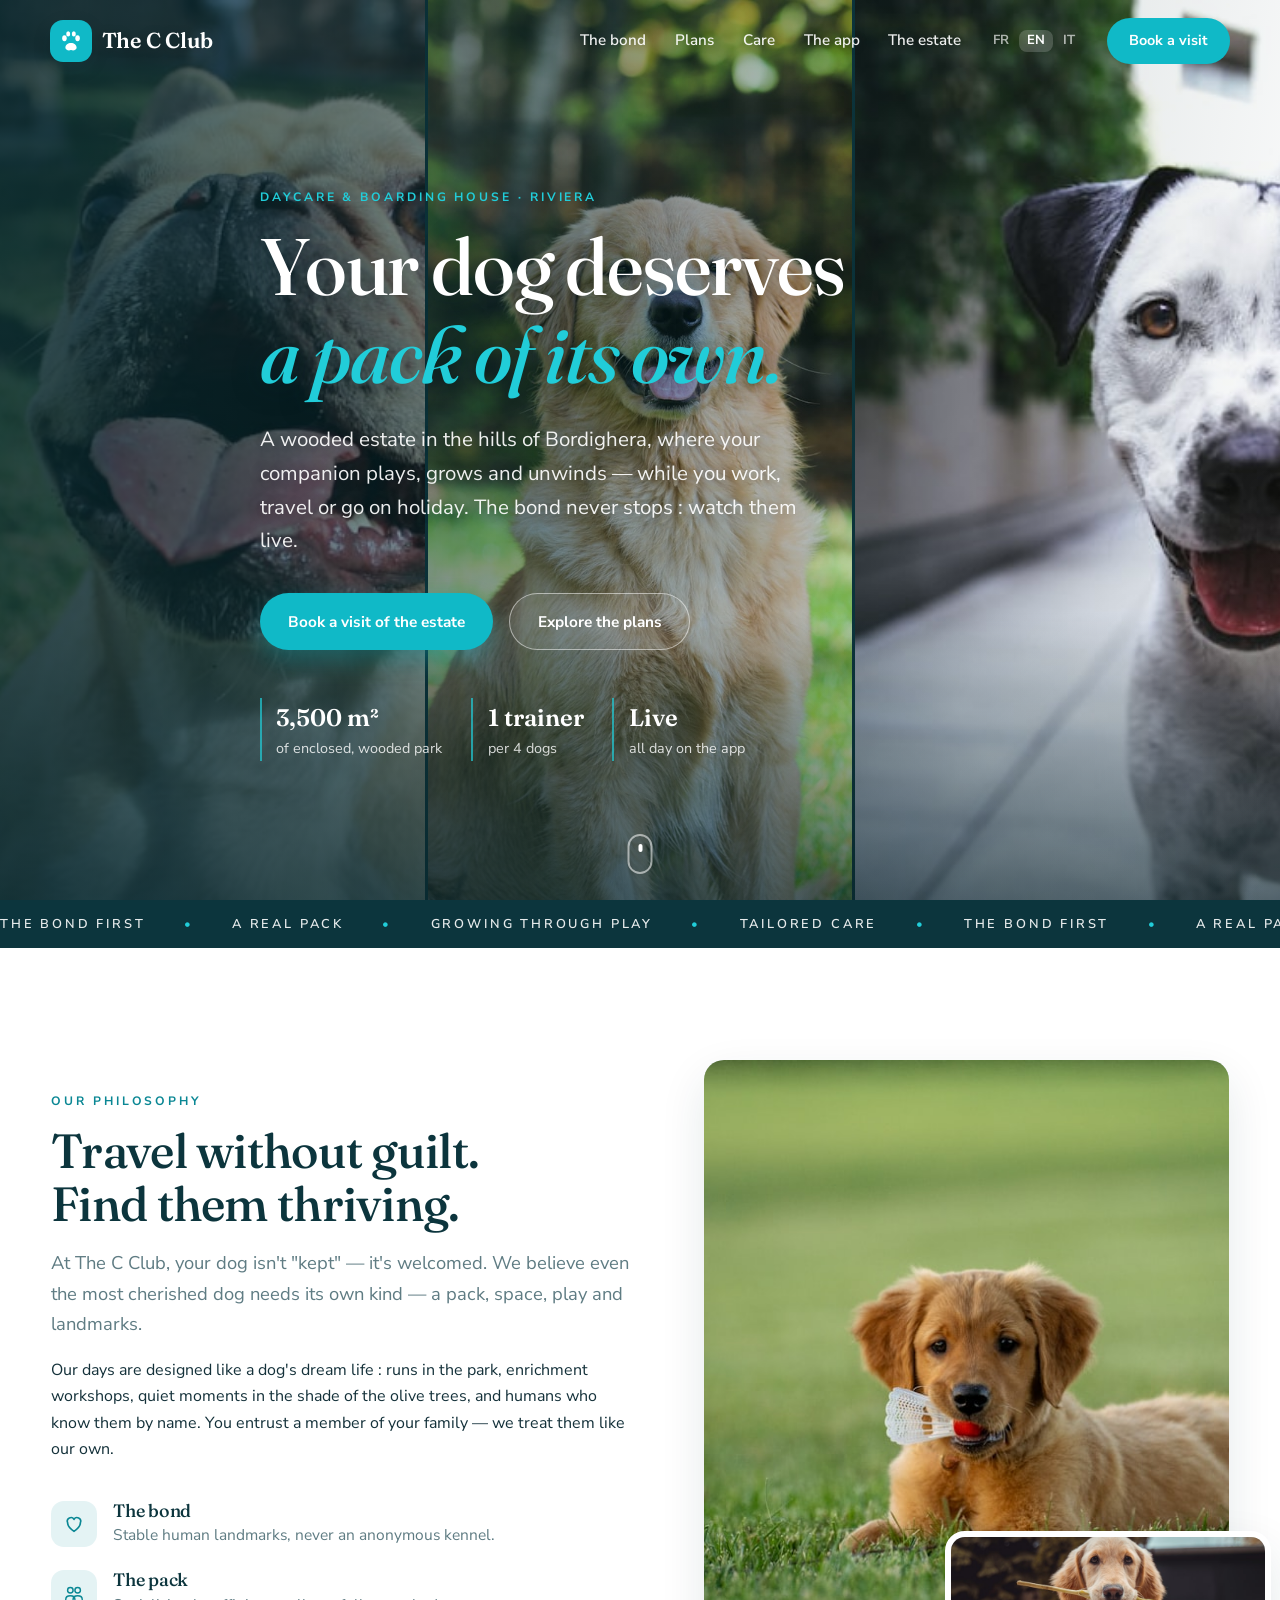
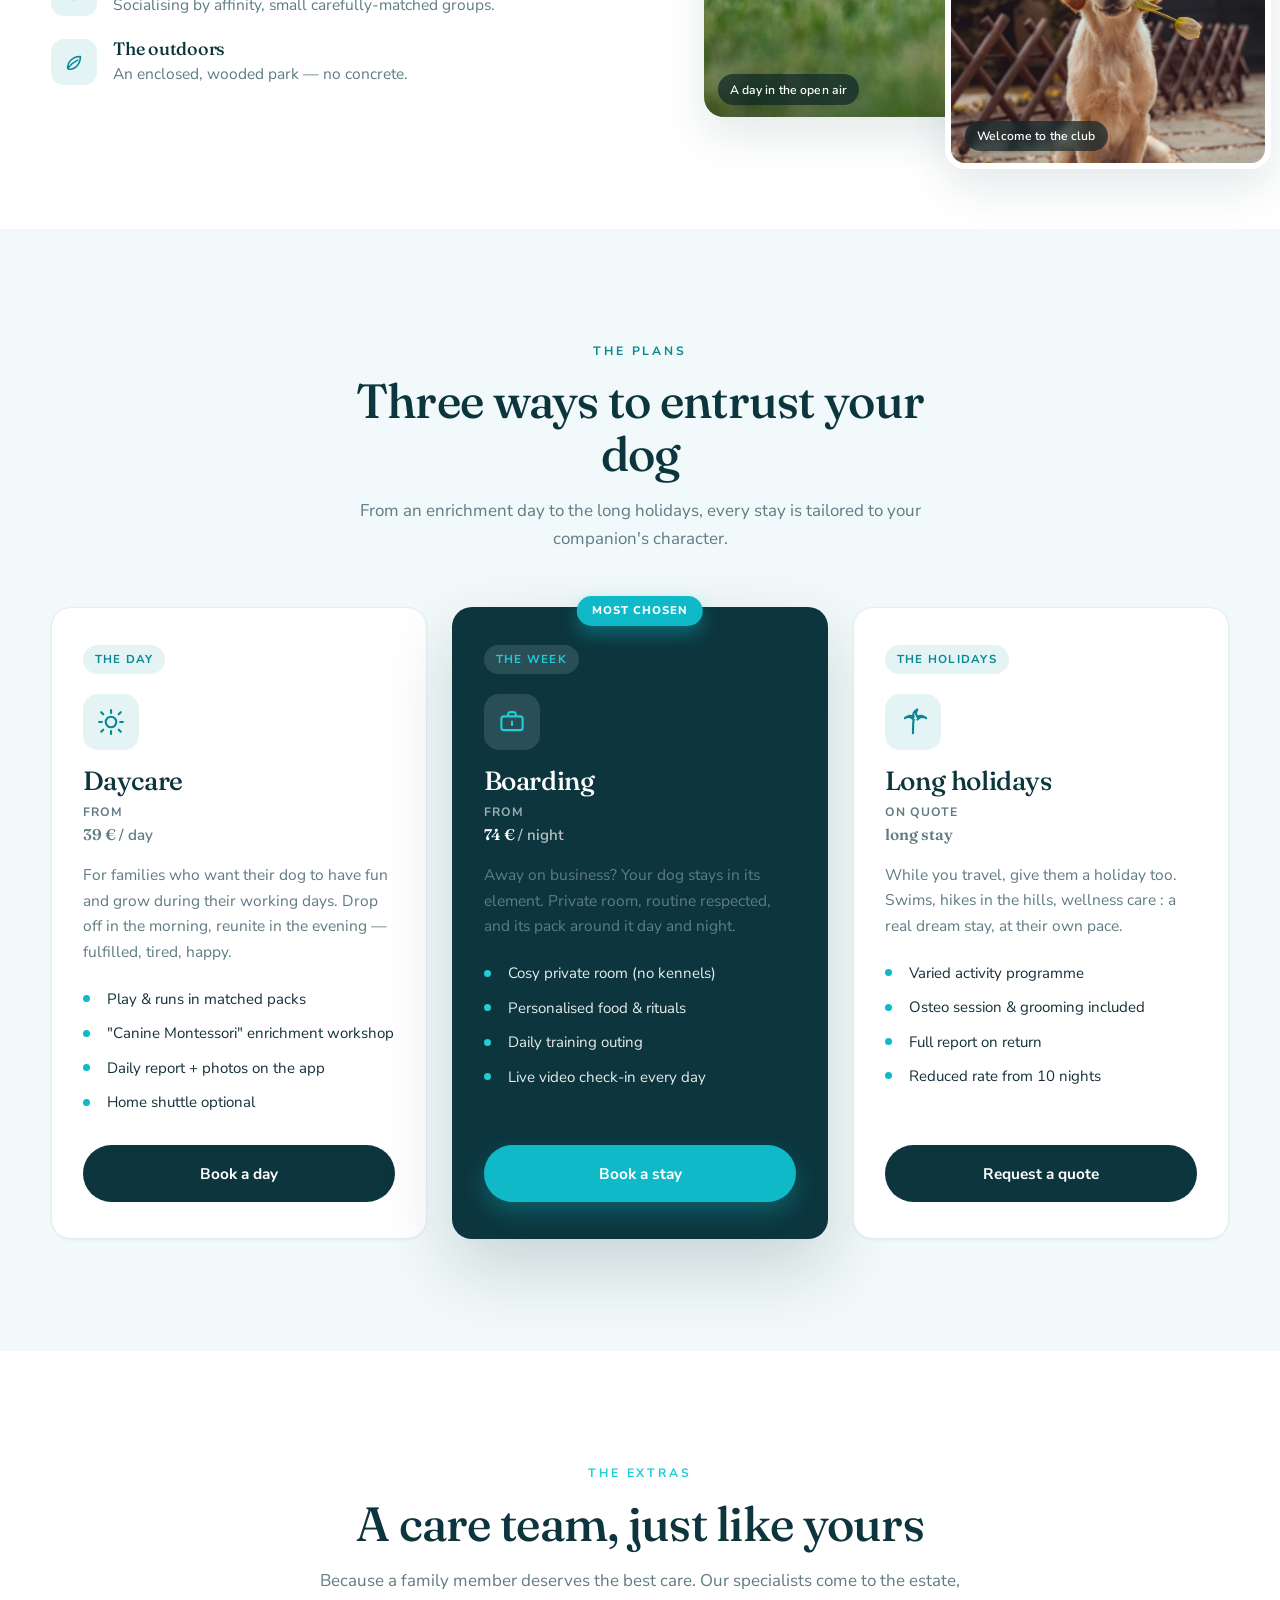
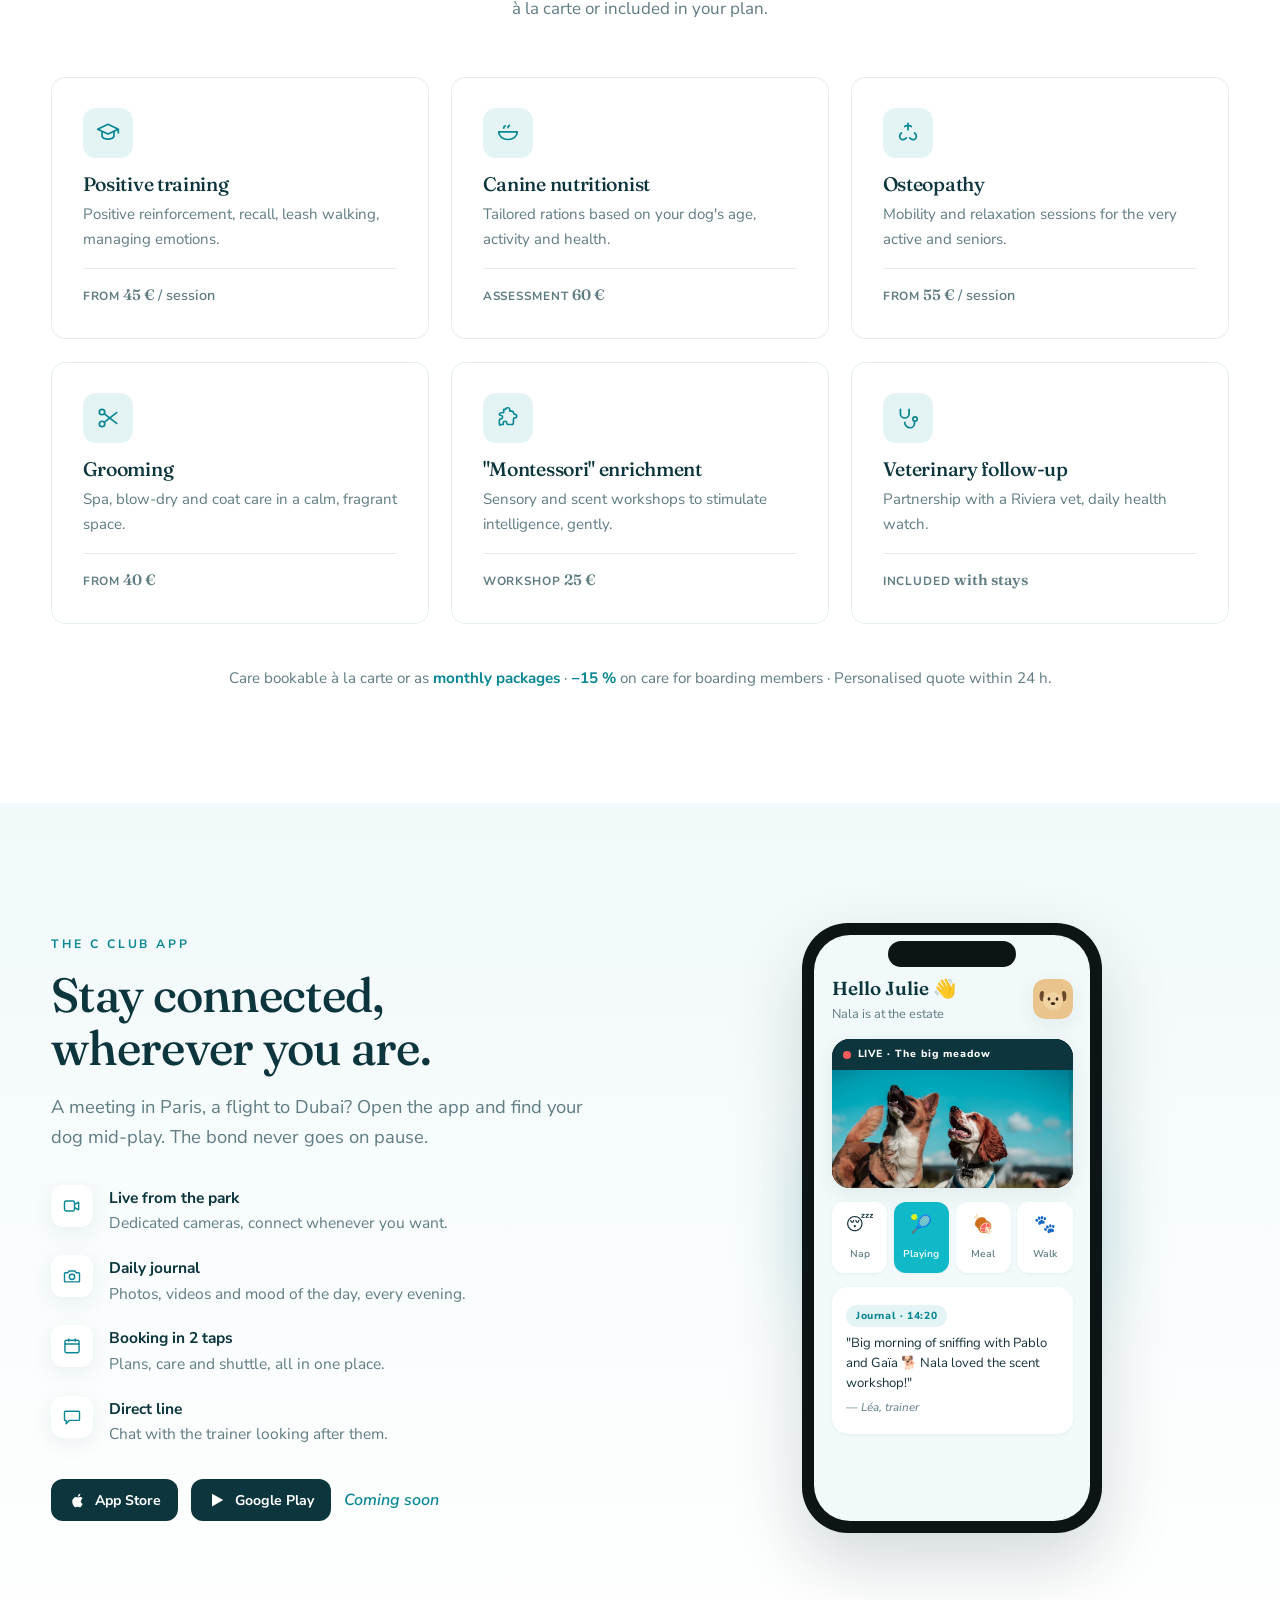
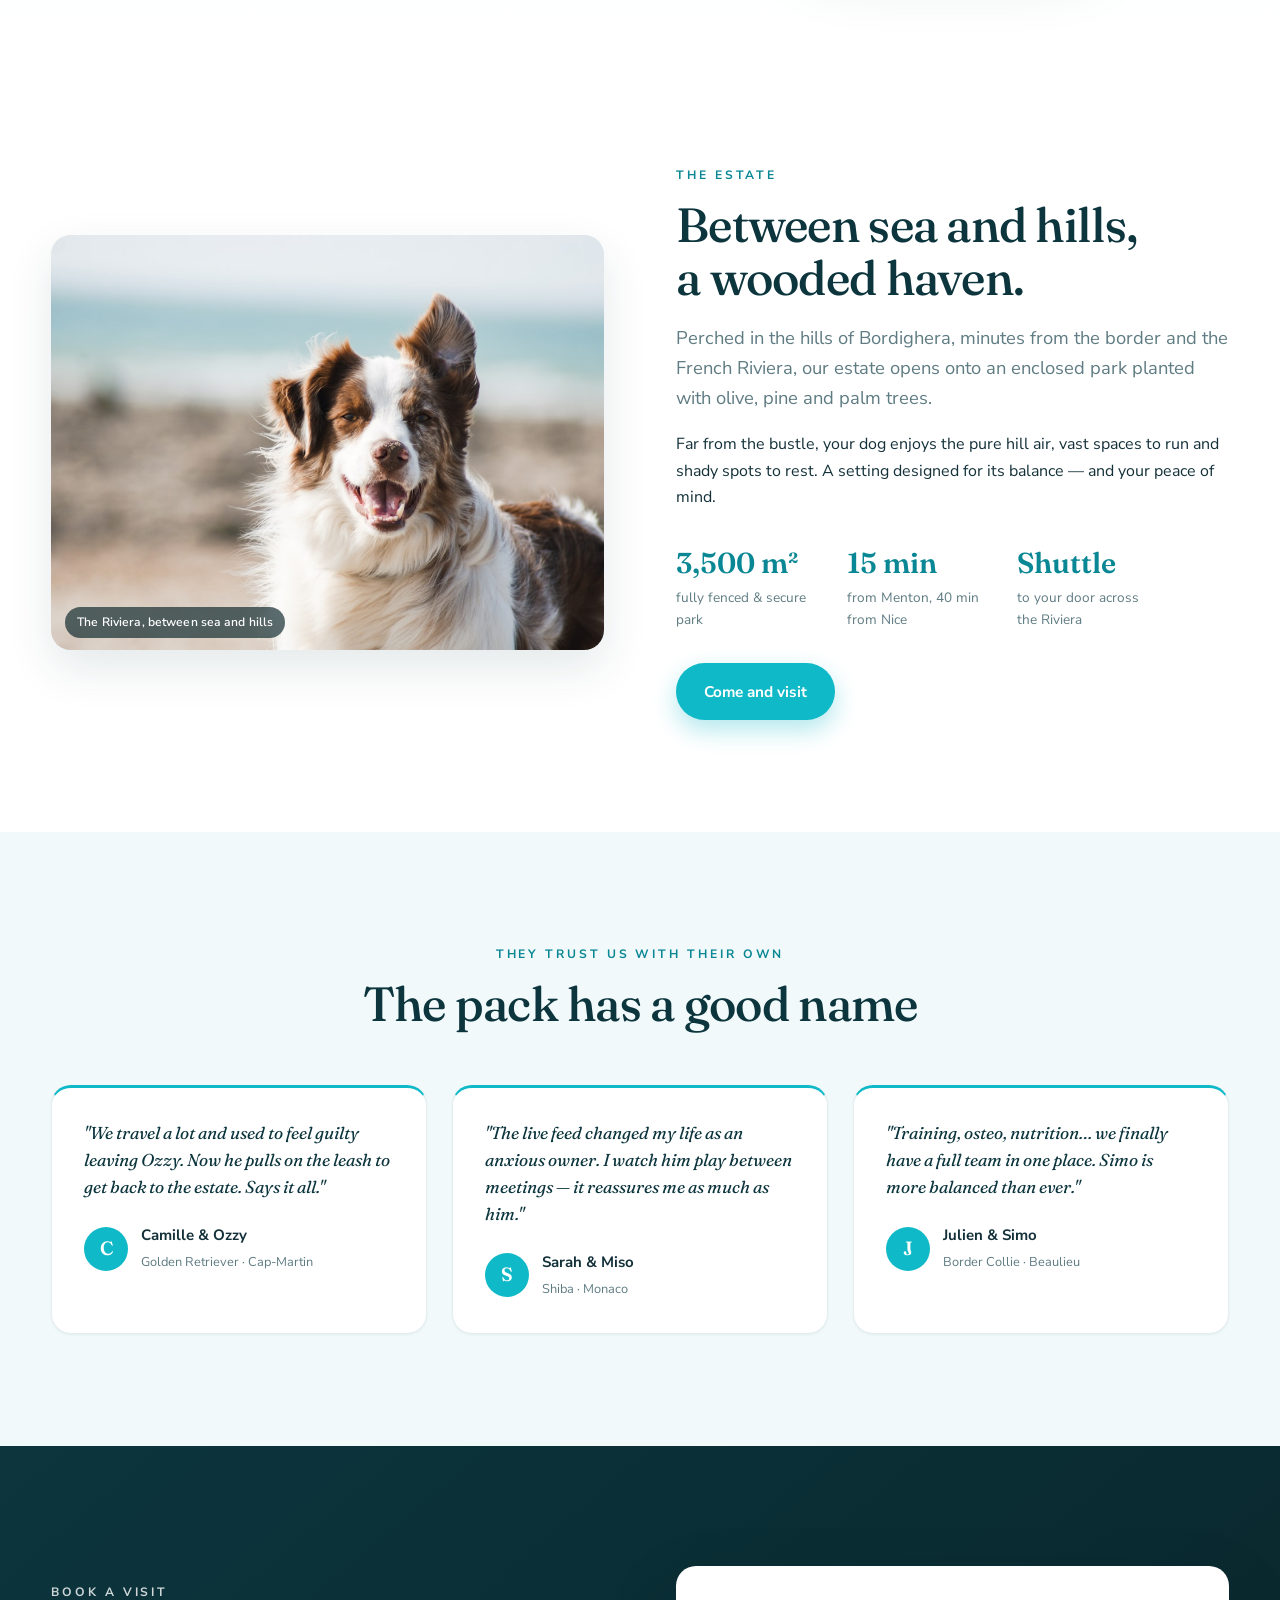
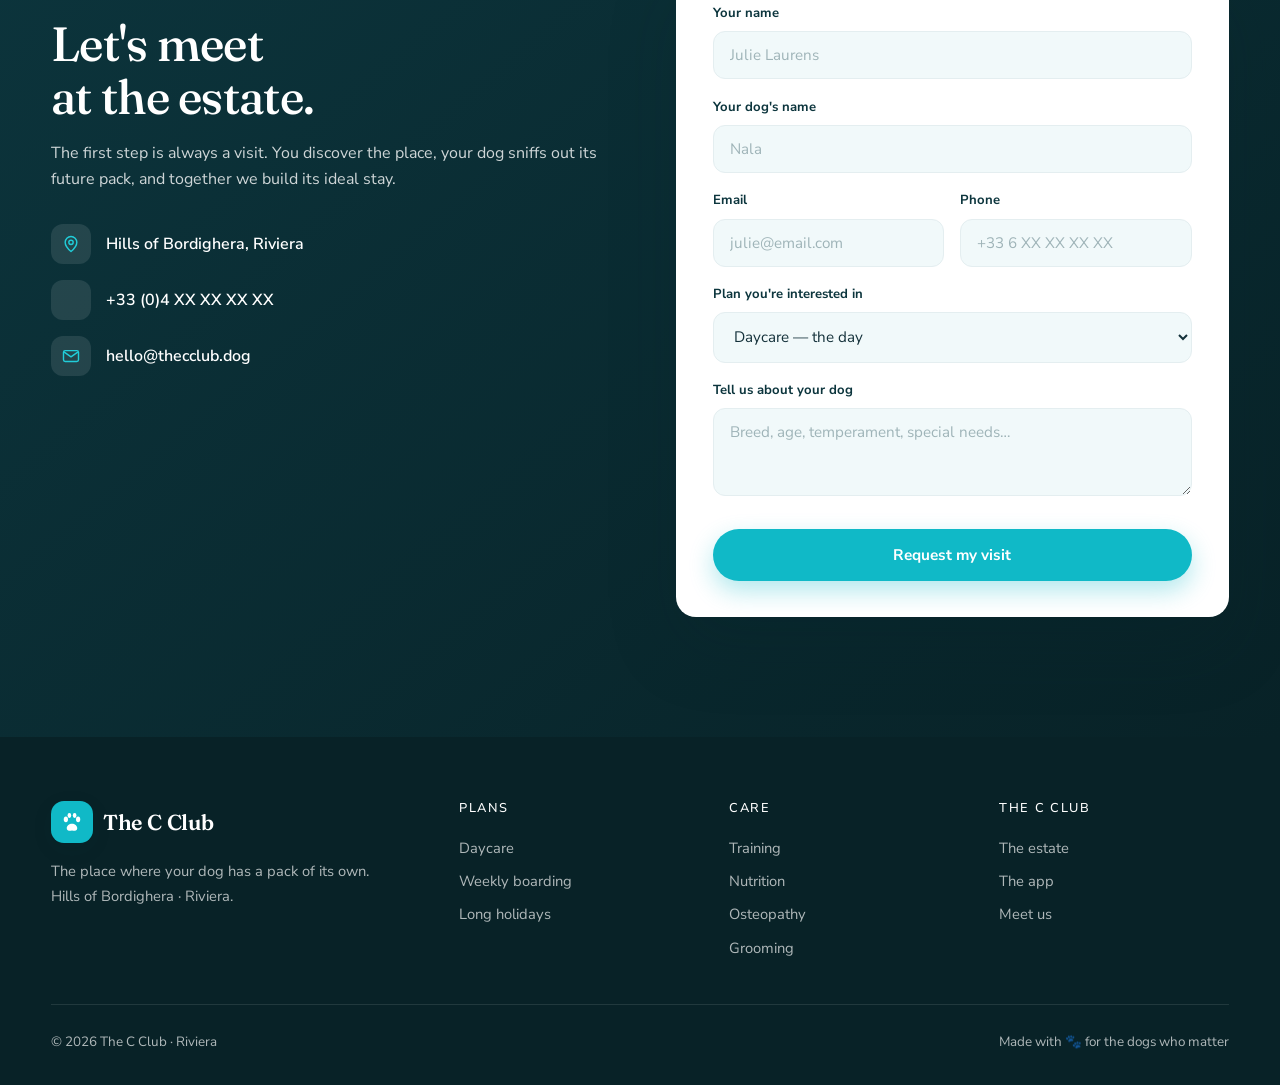
<file: en/index.html>
<!DOCTYPE html>
<html lang="en">
<head>
  <meta charset="UTF-8" />
  <meta name="viewport" content="width=device-width, initial-scale=1.0" />
  <title>The C Club — Dog daycare & boarding house · Riviera</title>
  <meta name="description" content="The C Club — the club where your dog spends its days and holidays. Daycare, boarding, training, care and wellbeing in a wooded estate in the hills of Bordighera. Watch live from the app." />
  <link rel="alternate" hreflang="fr" href="../" />
  <link rel="alternate" hreflang="en" href="./" />
  <link rel="alternate" hreflang="it" href="../it/" />
  <link rel="preconnect" href="https://fonts.googleapis.com" />
  <link rel="preconnect" href="https://fonts.gstatic.com" crossorigin />
  <link href="https://fonts.googleapis.com/css2?family=Fraunces:ital,opsz,wght@0,9..144,400;0,9..144,500;0,9..144,600;1,9..144,400&family=Nunito+Sans:opsz,wght@6..12,400;6..12,500;6..12,600;6..12,700&display=swap" rel="stylesheet" />
  <link rel="stylesheet" href="../styles.css" />
</head>
<body>

  <!-- ===================== NAV ===================== -->
  <header class="nav" id="nav">
    <div class="nav__inner">
      <a href="#accueil" class="brand" aria-label="The C Club, home">
        <span class="brand__mark" aria-hidden="true">
          <svg viewBox="0 0 32 32" width="30" height="30"><use href="#paw"/></svg>
        </span>
        <span class="brand__text">The&nbsp;C&nbsp;Club</span>
      </a>
      <nav class="nav__links" aria-label="Main navigation">
        <a href="#concept">The bond</a>
        <a href="#formules">Plans</a>
        <a href="#soins">Care</a>
        <a href="#app">The app</a>
        <a href="#domaine">The estate</a>
      </nav>
      <div class="nav__lang" aria-label="Langue / Language">
        <a href="../" data-lang="fr">FR</a>
        <span class="is-active">EN</span>
        <a href="../it/" data-lang="it">IT</a>
      </div>
      <a href="#contact" class="btn btn--nav">Book a visit</a>
      <button class="nav__burger" id="burger" aria-label="Open menu" aria-expanded="false">
        <span></span><span></span><span></span>
      </button>
    </div>
  </header>

  <!-- ===================== HERO ===================== -->
  <section class="hero" id="accueil">
    <div class="hero__scene" aria-hidden="true">
      <div class="hero__mosaic">
        <img src="../assets/hero-frenchie.jpg" alt="" fetchpriority="high" />
        <img src="../assets/hero-lab.jpg" alt="" />
        <img src="../assets/hero-batard.jpg" alt="" />
      </div>
    </div>

    <div class="hero__content">
      <p class="eyebrow eyebrow--light">Daycare & boarding house · Riviera</p>
      <h1 class="hero__title">Your dog deserves<br/><em>a pack of its own.</em></h1>
      <p class="hero__lede">
        A wooded estate in the hills of Bordighera, where your companion
        plays, grows and unwinds — while you work, travel or go on holiday.
        The bond never stops&nbsp;: watch them live.
      </p>
      <div class="hero__cta">
        <a href="#contact" class="btn btn--primary">Book a visit of the estate</a>
        <a href="#formules" class="btn btn--ghost">Explore the plans</a>
      </div>
      <ul class="hero__trust">
        <li><strong>3,500&nbsp;m²</strong> of enclosed, wooded park</li>
        <li><strong>1&nbsp;trainer</strong> per 4&nbsp;dogs</li>
        <li><strong>Live</strong> all day on the app</li>
      </ul>
    </div>

    <div class="scroll-cue" aria-hidden="true"><span></span></div>
  </section>

  <!-- ===================== VALUES TICKER ===================== -->
  <section class="ticker" aria-hidden="true">
    <div class="ticker__track">
      <span>The bond first</span><span class="dot">•</span>
      <span>A real pack</span><span class="dot">•</span>
      <span>Growing through play</span><span class="dot">•</span>
      <span>Tailored care</span><span class="dot">•</span>
      <span>The bond first</span><span class="dot">•</span>
      <span>A real pack</span><span class="dot">•</span>
      <span>Growing through play</span><span class="dot">•</span>
      <span>Tailored care</span><span class="dot">•</span>
    </div>
  </section>

  <!-- ===================== CONCEPT ===================== -->
  <section class="concept" id="concept">
    <div class="wrap concept__grid">
      <div class="concept__text reveal">
        <p class="eyebrow">Our philosophy</p>
        <h2>Travel without guilt.<br/>Find them thriving.</h2>
        <p class="lead">
          At The&nbsp;C&nbsp;Club, your dog isn't "kept" — it's welcomed.
          We believe even the most cherished dog needs its own kind —
          a pack, space, play and landmarks.
        </p>
        <p>
          Our days are designed like a dog's dream life&nbsp;: runs in the
          park, enrichment workshops, quiet moments in the shade of the olive
          trees, and humans who know them by name. You entrust a member of
          your family — we treat them like our own.
        </p>
        <div class="pillars">
          <div class="pillar"><span class="pillar__ic"><svg viewBox="0 0 24 24" width="22"><use href="#heart"/></svg></span><div><h3>The bond</h3><p>Stable human landmarks, never an anonymous kennel.</p></div></div>
          <div class="pillar"><span class="pillar__ic"><svg viewBox="0 0 24 24" width="22"><use href="#pack"/></svg></span><div><h3>The pack</h3><p>Socialising by affinity, small carefully-matched groups.</p></div></div>
          <div class="pillar"><span class="pillar__ic"><svg viewBox="0 0 24 24" width="22"><use href="#leaf"/></svg></span><div><h3>The outdoors</h3><p>An enclosed, wooded park — no concrete.</p></div></div>
        </div>
      </div>
      <div class="concept__visual reveal">
        <div class="photo photo--tall" data-caption="A day in the open air">
          <img src="../assets/parc.jpg" alt="Golden retriever puppy relaxing in the park grass" loading="lazy" />
        </div>
        <div class="photo photo--small" data-caption="Welcome to the club">
          <img src="../assets/puppy.jpg" alt="Golden retriever, member of the club" loading="lazy" />
        </div>
      </div>
    </div>
  </section>

  <!-- ===================== PLANS ===================== -->
  <section class="formules" id="formules">
    <div class="wrap">
      <div class="section-head reveal">
        <p class="eyebrow">The plans</p>
        <h2>Three ways to entrust your dog</h2>
        <p class="section-head__sub">From an enrichment day to the long holidays, every stay is tailored to your companion's character.</p>
      </div>

      <div class="cards">
        <article class="card reveal">
          <div class="card__tag">The day</div>
          <div class="card__icon"><svg viewBox="0 0 24 24" width="30"><use href="#sun"/></svg></div>
          <h3>Daycare</h3>
          <p class="card__price"><span>from</span> 39&nbsp;€ <em>/ day</em></p>
          <p>For families who want their dog to have fun and grow during their working days. Drop off in the morning, reunite in the evening — fulfilled, tired, happy.</p>
          <ul class="card__list">
            <li>Play & runs in matched packs</li>
            <li>"Canine Montessori" enrichment workshop</li>
            <li>Daily report + photos on the app</li>
            <li>Home shuttle optional</li>
          </ul>
          <a href="#contact" class="btn btn--soft">Book a day</a>
        </article>

        <article class="card card--feature reveal">
          <div class="card__ribbon">Most chosen</div>
          <div class="card__tag">The week</div>
          <div class="card__icon"><svg viewBox="0 0 24 24" width="30"><use href="#suitcase"/></svg></div>
          <h3>Boarding</h3>
          <p class="card__price"><span>from</span> 74&nbsp;€ <em>/ night</em></p>
          <p>Away on business? Your dog stays in its element. Private room, routine respected, and its pack around it day and night.</p>
          <ul class="card__list">
            <li>Cosy private room (no kennels)</li>
            <li>Personalised food & rituals</li>
            <li>Daily training outing</li>
            <li>Live video check-in every day</li>
          </ul>
          <a href="#contact" class="btn btn--primary">Book a stay</a>
        </article>

        <article class="card reveal">
          <div class="card__tag">The holidays</div>
          <div class="card__icon"><svg viewBox="0 0 24 24" width="30"><use href="#palm"/></svg></div>
          <h3>Long holidays</h3>
          <p class="card__price"><span>on quote</span> long stay</p>
          <p>While you travel, give them a holiday too. Swims, hikes in the hills, wellness care&nbsp;: a real dream stay, at their own pace.</p>
          <ul class="card__list">
            <li>Varied activity programme</li>
            <li>Osteo session & grooming included</li>
            <li>Full report on return</li>
            <li>Reduced rate from 10 nights</li>
          </ul>
          <a href="#contact" class="btn btn--soft">Request a quote</a>
        </article>
      </div>
    </div>
  </section>

  <!-- ===================== CARE / SERVICES ===================== -->
  <section class="soins" id="soins">
    <div class="wrap">
      <div class="section-head reveal">
        <p class="eyebrow eyebrow--light">The extras</p>
        <h2>A care team, just like yours</h2>
        <p class="section-head__sub">Because a family member deserves the best care. Our specialists come to the estate, à la carte or included in your plan.</p>
      </div>

      <div class="soins__grid">
        <div class="soin reveal"><span class="soin__ic"><svg viewBox="0 0 24 24" width="26"><use href="#graduate"/></svg></span><h3>Positive training</h3><p>Positive reinforcement, recall, leash walking, managing emotions.</p><p class="soin__price"><span>from</span> 45&nbsp;€ <em>/ session</em></p></div>
        <div class="soin reveal"><span class="soin__ic"><svg viewBox="0 0 24 24" width="26"><use href="#bowl"/></svg></span><h3>Canine nutritionist</h3><p>Tailored rations based on your dog's age, activity and health.</p><p class="soin__price"><span>assessment</span> 60&nbsp;€</p></div>
        <div class="soin reveal"><span class="soin__ic"><svg viewBox="0 0 24 24" width="26"><use href="#hands"/></svg></span><h3>Osteopathy</h3><p>Mobility and relaxation sessions for the very active and seniors.</p><p class="soin__price"><span>from</span> 55&nbsp;€ <em>/ session</em></p></div>
        <div class="soin reveal"><span class="soin__ic"><svg viewBox="0 0 24 24" width="26"><use href="#scissors"/></svg></span><h3>Grooming</h3><p>Spa, blow-dry and coat care in a calm, fragrant space.</p><p class="soin__price"><span>from</span> 40&nbsp;€</p></div>
        <div class="soin reveal"><span class="soin__ic"><svg viewBox="0 0 24 24" width="26"><use href="#puzzle"/></svg></span><h3>"Montessori" enrichment</h3><p>Sensory and scent workshops to stimulate intelligence, gently.</p><p class="soin__price"><span>workshop</span> 25&nbsp;€</p></div>
        <div class="soin reveal"><span class="soin__ic"><svg viewBox="0 0 24 24" width="26"><use href="#stethoscope"/></svg></span><h3>Veterinary follow-up</h3><p>Partnership with a Riviera vet, daily health watch.</p><p class="soin__price"><span>included</span> with stays</p></div>
      </div>
      <p class="tarifs-note">Care bookable à la carte or as <strong>monthly packages</strong> · <strong>−15&nbsp;%</strong> on care for boarding members · Personalised quote within 24&nbsp;h.</p>
    </div>
  </section>

  <!-- ===================== APP ===================== -->
  <section class="app" id="app">
    <div class="wrap app__grid">
      <div class="app__text reveal">
        <p class="eyebrow">The C Club app</p>
        <h2>Stay connected,<br/>wherever you are.</h2>
        <p class="lead">A meeting in Paris, a flight to Dubai? Open the app and find your dog mid-play. The bond never goes on pause.</p>
        <ul class="app__features">
          <li><span><svg viewBox="0 0 24 24" width="20"><use href="#video"/></svg></span><div><strong>Live from the park</strong><br/>Dedicated cameras, connect whenever you want.</div></li>
          <li><span><svg viewBox="0 0 24 24" width="20"><use href="#camera"/></svg></span><div><strong>Daily journal</strong><br/>Photos, videos and mood of the day, every evening.</div></li>
          <li><span><svg viewBox="0 0 24 24" width="20"><use href="#calendar"/></svg></span><div><strong>Booking in 2 taps</strong><br/>Plans, care and shuttle, all in one place.</div></li>
          <li><span><svg viewBox="0 0 24 24" width="20"><use href="#chat"/></svg></span><div><strong>Direct line</strong><br/>Chat with the trainer looking after them.</div></li>
        </ul>
        <div class="app__badges">
          <span class="store-badge"><svg viewBox="0 0 24 24" width="18"><use href="#apple"/></svg> App Store</span>
          <span class="store-badge"><svg viewBox="0 0 24 24" width="18"><use href="#play"/></svg> Google Play</span>
          <em class="app__soon">Coming soon</em>
        </div>
      </div>

      <div class="app__phone reveal">
        <div class="phone">
          <div class="phone__notch"></div>
          <div class="phone__screen">
            <div class="app-ui">
              <div class="app-ui__top">
                <div><p class="app-ui__hello">Hello Julie 👋</p><p class="app-ui__sub">Nala is at the estate</p></div>
                <div class="app-ui__ava"><svg viewBox="0 0 40 40" width="40"><use href="#dogface"/></svg></div>
              </div>
              <div class="app-ui__live">
                <div class="app-ui__livehdr"><span class="live-dot"></span> LIVE · The big meadow</div>
                <div class="app-ui__cam"><img src="../assets/live.jpg" alt="Dog mid-play, seen live from the app" loading="lazy" /></div>
              </div>
              <div class="app-ui__mood">
                <div class="mood"><span>😴</span><small>Nap</small></div>
                <div class="mood mood--on"><span>🎾</span><small>Playing</small></div>
                <div class="mood"><span>🍖</span><small>Meal</small></div>
                <div class="mood"><span>🐾</span><small>Walk</small></div>
              </div>
              <div class="app-ui__card">
                <div class="app-ui__cardhdr"><span class="tag-soft">Journal · 14:20</span></div>
                <p>"Big morning of sniffing with Pablo and Gaïa 🐕 Nala loved the scent workshop!"</p>
                <span class="by">— Léa, trainer</span>
              </div>
            </div>
          </div>
        </div>
        <div class="app__glow" aria-hidden="true"></div>
      </div>
    </div>
  </section>

  <!-- ===================== ESTATE ===================== -->
  <section class="domaine" id="domaine">
    <div class="wrap domaine__grid">
      <div class="domaine__visual reveal">
        <div class="photo photo--wide" data-caption="The Riviera, between sea and hills">
          <img src="../assets/domaine.jpg" alt="Happy dog by the sea on the Riviera" loading="lazy" />
        </div>
      </div>
      <div class="domaine__text reveal">
        <p class="eyebrow">The estate</p>
        <h2>Between sea and hills,<br/>a wooded haven.</h2>
        <p class="lead">Perched in the hills of Bordighera, minutes from the border and the French Riviera, our estate opens onto an enclosed park planted with olive, pine and palm trees.</p>
        <p>Far from the bustle, your dog enjoys the pure hill air, vast spaces to run and shady spots to rest. A setting designed for its balance — and your peace of mind.</p>
        <ul class="domaine__pts">
          <li><strong>3,500&nbsp;m²</strong><span>fully fenced & secure park</span></li>
          <li><strong>15&nbsp;min</strong><span>from Menton, 40&nbsp;min from Nice</span></li>
          <li><strong>Shuttle</strong><span>to your door across the Riviera</span></li>
        </ul>
        <a href="#contact" class="btn btn--primary">Come and visit</a>
      </div>
    </div>
  </section>

  <!-- ===================== TESTIMONIALS ===================== -->
  <section class="temoignages">
    <div class="wrap">
      <div class="section-head reveal"><p class="eyebrow">They trust us with their own</p><h2>The pack has a good name</h2></div>
      <div class="quotes">
        <blockquote class="quote reveal">
          <p>"We travel a lot and used to feel guilty leaving Ozzy. Now he pulls on the leash to get <em>back</em> to the estate. Says it all."</p>
          <footer><span class="quote__ava">C</span><div><strong>Camille & Ozzy</strong><small>Golden Retriever · Cap-Martin</small></div></footer>
        </blockquote>
        <blockquote class="quote reveal">
          <p>"The live feed changed my life as an anxious owner. I watch him play between meetings — it reassures me as much as him."</p>
          <footer><span class="quote__ava">S</span><div><strong>Sarah & Miso</strong><small>Shiba · Monaco</small></div></footer>
        </blockquote>
        <blockquote class="quote reveal">
          <p>"Training, osteo, nutrition… we finally have a full team in one place. Simo is more balanced than ever."</p>
          <footer><span class="quote__ava">J</span><div><strong>Julien & Simo</strong><small>Border Collie · Beaulieu</small></div></footer>
        </blockquote>
      </div>
    </div>
  </section>

  <!-- ===================== CONTACT / CTA ===================== -->
  <section class="contact" id="contact">
    <div class="wrap contact__grid">
      <div class="contact__intro reveal">
        <p class="eyebrow eyebrow--light">Book a visit</p>
        <h2>Let's meet<br/>at the estate.</h2>
        <p>The first step is always a visit. You discover the place, your dog sniffs out its future pack, and together we build its ideal stay.</p>
        <ul class="contact__info">
          <li><span><svg viewBox="0 0 24 24" width="20"><use href="#pin"/></svg></span>Hills of Bordighera, Riviera</li>
          <li><span><svg viewBox="0 0 24 24" width="20"><use href="#phone"/></svg></span>+33 (0)4 XX XX XX XX</li>
          <li><span><svg viewBox="0 0 24 24" width="20"><use href="#mail"/></svg></span>hello@thecclub.dog</li>
        </ul>
      </div>

      <form class="contact__form reveal" id="contactForm" novalidate>
        <div class="field"><label for="name">Your name</label><input id="name" name="name" type="text" placeholder="Julie Laurens" required /></div>
        <div class="field"><label for="dog">Your dog's name</label><input id="dog" name="dog" type="text" placeholder="Nala" /></div>
        <div class="field field--row">
          <div><label for="email">Email</label><input id="email" name="email" type="email" placeholder="julie@email.com" required /></div>
          <div><label for="phone">Phone</label><input id="phone" name="phone" type="tel" placeholder="+33 6 XX XX XX XX" /></div>
        </div>
        <div class="field"><label for="formule">Plan you're interested in</label>
          <select id="formule" name="formule">
            <option>Daycare — the day</option>
            <option>Boarding — the week</option>
            <option>Long holidays</option>
            <option>Not sure yet</option>
          </select>
        </div>
        <div class="field"><label for="msg">Tell us about your dog</label><textarea id="msg" name="msg" rows="3" placeholder="Breed, age, temperament, special needs…"></textarea></div>
        <button type="submit" class="btn btn--primary btn--block">Request my visit</button>
        <p class="form-note" id="formNote" hidden>Thank you&nbsp;! We'll get back to you within 24&nbsp;h to arrange your visit. 🐾</p>
      </form>
    </div>
  </section>

  <!-- ===================== FOOTER ===================== -->
  <footer class="footer">
    <div class="wrap footer__grid">
      <div class="footer__brand">
        <a href="#accueil" class="brand brand--light">
          <span class="brand__mark" aria-hidden="true"><svg viewBox="0 0 32 32" width="28"><use href="#paw"/></svg></span>
          <span class="brand__text">The&nbsp;C&nbsp;Club</span>
        </a>
        <p>The place where your dog has a pack of its own.<br/>Hills of Bordighera · Riviera.</p>
      </div>
      <div class="footer__col"><h4>Plans</h4><a href="#formules">Daycare</a><a href="#formules">Weekly boarding</a><a href="#formules">Long holidays</a></div>
      <div class="footer__col"><h4>Care</h4><a href="#soins">Training</a><a href="#soins">Nutrition</a><a href="#soins">Osteopathy</a><a href="#soins">Grooming</a></div>
      <div class="footer__col"><h4>The C Club</h4><a href="#domaine">The estate</a><a href="#app">The app</a><a href="#contact">Meet us</a></div>
    </div>
    <div class="footer__bottom wrap">
      <span>© 2026 The C Club · Riviera</span>
      <span>Made with 🐾 for the dogs who matter</span>
    </div>
  </footer>

  <!-- ===================== SVG SPRITE (icons) ===================== -->
  <svg width="0" height="0" style="position:absolute" aria-hidden="true">
    <defs>
      <symbol id="paw" viewBox="0 0 32 32"><path fill="currentColor" d="M16 18c-3.2 0-6 2.2-6 5 0 2 1.7 3 4 3 1 0 1.3-.4 2-.4s1 .4 2 .4c2.3 0 4-1 4-3 0-2.8-2.8-5-6-5Z"/><ellipse cx="9" cy="13" rx="2.4" ry="3.2" fill="currentColor"/><ellipse cx="23" cy="13" rx="2.4" ry="3.2" fill="currentColor"/><ellipse cx="13" cy="8.5" rx="2.1" ry="2.8" fill="currentColor"/><ellipse cx="19" cy="8.5" rx="2.1" ry="2.8" fill="currentColor"/></symbol>

      <symbol id="heart" viewBox="0 0 24 24"><path fill="none" stroke="currentColor" stroke-width="1.8" stroke-linejoin="round" d="M12 20s-7-4.6-7-9.6A3.9 3.9 0 0 1 12 7a3.9 3.9 0 0 1 7 3.4C19 15.4 12 20 12 20Z"/></symbol>
      <symbol id="pack" viewBox="0 0 24 24"><g fill="none" stroke="currentColor" stroke-width="1.6"><circle cx="8" cy="9" r="3"/><circle cx="16" cy="9" r="3"/><path stroke-linecap="round" d="M3 19c0-2.5 2.2-4 5-4s5 1.5 5 4M11 19c0-2.5 2.2-4 5-4s5 1.5 5 4"/></g></symbol>
      <symbol id="leaf" viewBox="0 0 24 24"><path fill="none" stroke="currentColor" stroke-width="1.7" stroke-linecap="round" stroke-linejoin="round" d="M5 19c0-8 6-13 14-13 0 8-5 14-13 14M6 18c3-4 6-6 10-8"/></symbol>
      <symbol id="sun" viewBox="0 0 24 24"><g fill="none" stroke="currentColor" stroke-width="1.7" stroke-linecap="round"><circle cx="12" cy="12" r="4.2"/><path d="M12 2.5v2.2M12 19.3v2.2M4.2 4.2l1.6 1.6M18.2 18.2l1.6 1.6M2.5 12h2.2M19.3 12h2.2M4.2 19.8l1.6-1.6M18.2 5.8l1.6-1.6"/></g></symbol>
      <symbol id="suitcase" viewBox="0 0 24 24"><g fill="none" stroke="currentColor" stroke-width="1.7" stroke-linejoin="round"><rect x="3.5" y="7.5" width="17" height="11" rx="2"/><path d="M9 7.5V6a2 2 0 0 1 2-2h2a2 2 0 0 1 2 2v1.5M12 11v4"/></g></symbol>
      <symbol id="palm" viewBox="0 0 24 24"><g fill="none" stroke="currentColor" stroke-width="1.7" stroke-linecap="round" stroke-linejoin="round"><path d="M12 21c0-5 0-8 .5-11"/><path d="M12.5 10c-2-2-5-2.5-7-1 1.5-2 4.5-2.5 7-1-1-2.5.5-5 3-6-1.5 2-1 4.5 0 6 2.5-1.5 5.5-1 7 1-2-1.5-5-1-7 1"/></g></symbol>
      <symbol id="graduate" viewBox="0 0 24 24"><g fill="none" stroke="currentColor" stroke-width="1.6" stroke-linejoin="round"><path d="M12 4 2.5 8.5 12 13l9.5-4.5L12 4Z"/><path d="M6.5 11v4c0 1.4 2.5 2.6 5.5 2.6s5.5-1.2 5.5-2.6v-4M21.5 8.5v4"/></g></symbol>
      <symbol id="bowl" viewBox="0 0 24 24"><g fill="none" stroke="currentColor" stroke-width="1.6" stroke-linejoin="round"><path d="M3.5 11h17c0 4-3.8 7-8.5 7s-8.5-3-8.5-7Z"/><path d="M8 8c0-1.5 1-2.5 2-2.5M12 7.5c0-1.5 1-2.5 2-2.5"/></g></symbol>
      <symbol id="hands" viewBox="0 0 24 24"><g fill="none" stroke="currentColor" stroke-width="1.6" stroke-linecap="round" stroke-linejoin="round"><path d="M6 12c-1.5 1-2.5 3-1 5s4 1 5.5-.5M18 12c1.5 1 2.5 3 1 5s-4 1-5.5-.5"/><path d="M9 6c1-1.5 4-1.5 6 0M12 3v6"/></g></symbol>
      <symbol id="scissors" viewBox="0 0 24 24"><g fill="none" stroke="currentColor" stroke-width="1.6" stroke-linecap="round"><circle cx="6.5" cy="6.5" r="2.5"/><circle cx="6.5" cy="17.5" r="2.5"/><path d="M8.7 8.2 20 17M8.7 15.8 20 7"/></g></symbol>
      <symbol id="puzzle" viewBox="0 0 24 24"><path fill="none" stroke="currentColor" stroke-width="1.5" stroke-linejoin="round" d="M10 4c0-1 .9-1.5 1.8-1.5S13.6 3 13.6 4v1.6h1.8c1 0 1.6.7 1.6 1.6s.6 1.4 1.5 1.4 1.5.7 1.5 1.6-.6 1.6-1.5 1.6-1.5.6-1.5 1.4v3.2c0 1-.7 1.6-1.6 1.6h-3.2c-.8 0-1.4-.6-1.4-1.5s-.7-1.5-1.6-1.5-1.6.6-1.6 1.5.6 1.5-.6 1.5H5.6C4.7 19 4 18.4 4 17.4v-3.2c0-.8.6-1.4 1.5-1.4S7 12.2 7 11.3s-.6-1.6-1.5-1.6S4 9.1 4 8.8 4.6 7.2 5.6 7.2H8V4Z"/></symbol>
      <symbol id="stethoscope" viewBox="0 0 24 24"><g fill="none" stroke="currentColor" stroke-width="1.6" stroke-linecap="round" stroke-linejoin="round"><path d="M5 4v4a4 4 0 0 0 8 0V4"/><path d="M9 16v0a5 5 0 0 0 5 5 4 4 0 0 0 4-4v-2"/><circle cx="18.5" cy="13" r="2"/></g></symbol>

      <symbol id="video" viewBox="0 0 24 24"><g fill="none" stroke="currentColor" stroke-width="1.7" stroke-linejoin="round"><rect x="3" y="6" width="12" height="12" rx="2"/><path d="m15 10 5-2.5v9L15 14"/></g></symbol>
      <symbol id="camera" viewBox="0 0 24 24"><g fill="none" stroke="currentColor" stroke-width="1.7" stroke-linejoin="round"><path d="M4 8h3l1.5-2h7L17 8h3a1 1 0 0 1 1 1v9a1 1 0 0 1-1 1H4a1 1 0 0 1-1-1V9a1 1 0 0 1 1-1Z"/><circle cx="12" cy="13" r="3.2"/></g></symbol>
      <symbol id="calendar" viewBox="0 0 24 24"><g fill="none" stroke="currentColor" stroke-width="1.7" stroke-linejoin="round"><rect x="3.5" y="5" width="17" height="15" rx="2"/><path d="M3.5 9.5h17M8 3v4M16 3v4"/></g></symbol>
      <symbol id="chat" viewBox="0 0 24 24"><path fill="none" stroke="currentColor" stroke-width="1.7" stroke-linejoin="round" d="M4 5h16a1 1 0 0 1 1 1v9a1 1 0 0 1-1 1H9l-4 4v-4H4a1 1 0 0 1-1-1V6a1 1 0 0 1 1-1Z"/></symbol>
      <symbol id="apple" viewBox="0 0 24 24"><path fill="currentColor" d="M16.4 12.6c0-2 1.6-3 1.7-3-1-1.4-2.4-1.6-3-1.6-1.3-.1-2.5.7-3.1.7-.6 0-1.6-.7-2.7-.7-1.4 0-2.7.8-3.4 2C3.4 12.4 4.4 17 6 19.4c.7 1.1 1.6 2.4 2.7 2.3 1.1 0 1.5-.7 2.8-.7 1.3 0 1.7.7 2.8.7 1.2 0 1.9-1.1 2.6-2.2.8-1.2 1.2-2.4 1.2-2.5-.1 0-2.4-.9-2.5-3.7ZM14.3 6.3c.6-.7 1-1.7.9-2.7-.9 0-1.9.6-2.5 1.3-.5.6-1 1.6-.9 2.6 1 .1 2-.5 2.5-1.2Z"/></symbol>
      <symbol id="play" viewBox="0 0 24 24"><path fill="currentColor" d="M4 3.5 19 12 4 20.5v-17Z"/></symbol>
      <symbol id="pin" viewBox="0 0 24 24"><g fill="none" stroke="currentColor" stroke-width="1.7" stroke-linejoin="round"><path d="M12 21s7-5.6 7-11a7 7 0 1 0-14 0c0 5.4 7 11 7 11Z"/><circle cx="12" cy="10" r="2.6"/></g></symbol>
      <symbol id="phone" viewBox="0 0 24 24"><path fill="none" stroke="currentColor" stroke-width="1.7" stroke-linejoin="round" d="M6.5 3.5h3l1.5 4-2 1.5a11 11 0 0 0 5 5l1.5-2 4 1.5v3a1.5 1.5 0 0 1-1.7 1.5C11.6 20.5 3.5 12.4 3.5 5.2A1.5 1.5 0 0 1 5 3.5Z"/></symbol>
      <symbol id="mail" viewBox="0 0 24 24"><g fill="none" stroke="currentColor" stroke-width="1.7" stroke-linejoin="round"><rect x="3" y="5.5" width="18" height="13" rx="2"/><path d="m3.5 7 8.5 6 8.5-6"/></g></symbol>

      <symbol id="dogface" viewBox="0 0 40 40"><rect width="40" height="40" rx="12" fill="#e9c48c"/><path fill="#6b4a2b" d="M9 12c-2 0-3 4-2 8 .5 2 2 2.5 3 2l1-9c-.5-.7-1.3-1-2-1Zm22 0c2 0 3 4 2 8-.5 2-2 2.5-3 2l-1-9c.5-.7 1.3-1 2-1Z"/><ellipse cx="20" cy="22" rx="10" ry="9" fill="#f0d3a3"/><ellipse cx="16" cy="20" rx="1.4" ry="1.8" fill="#3a2a1a"/><ellipse cx="24" cy="20" rx="1.4" ry="1.8" fill="#3a2a1a"/><ellipse cx="20" cy="24.5" rx="2.2" ry="1.6" fill="#3a2a1a"/></symbol>
    </defs>
  </svg>

  <script src="../script.js"></script>
</body>
</html>
</file>
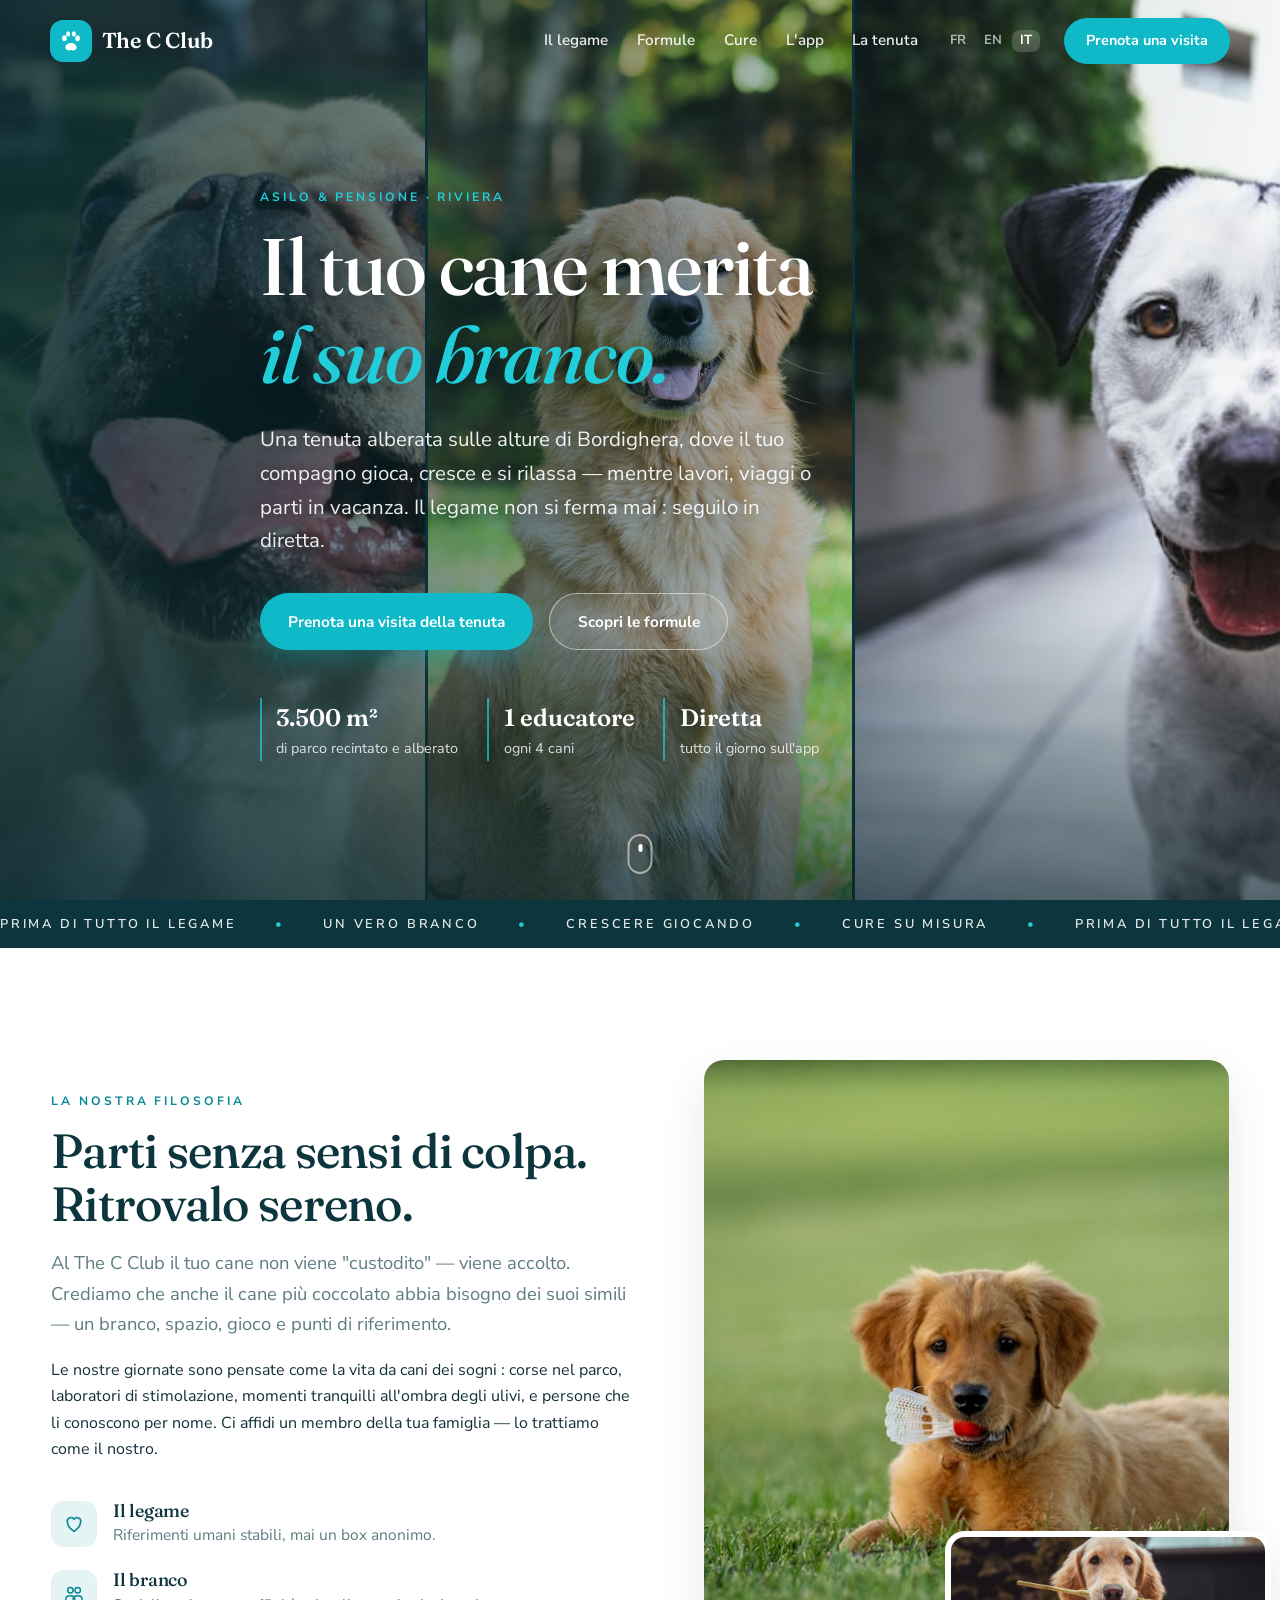
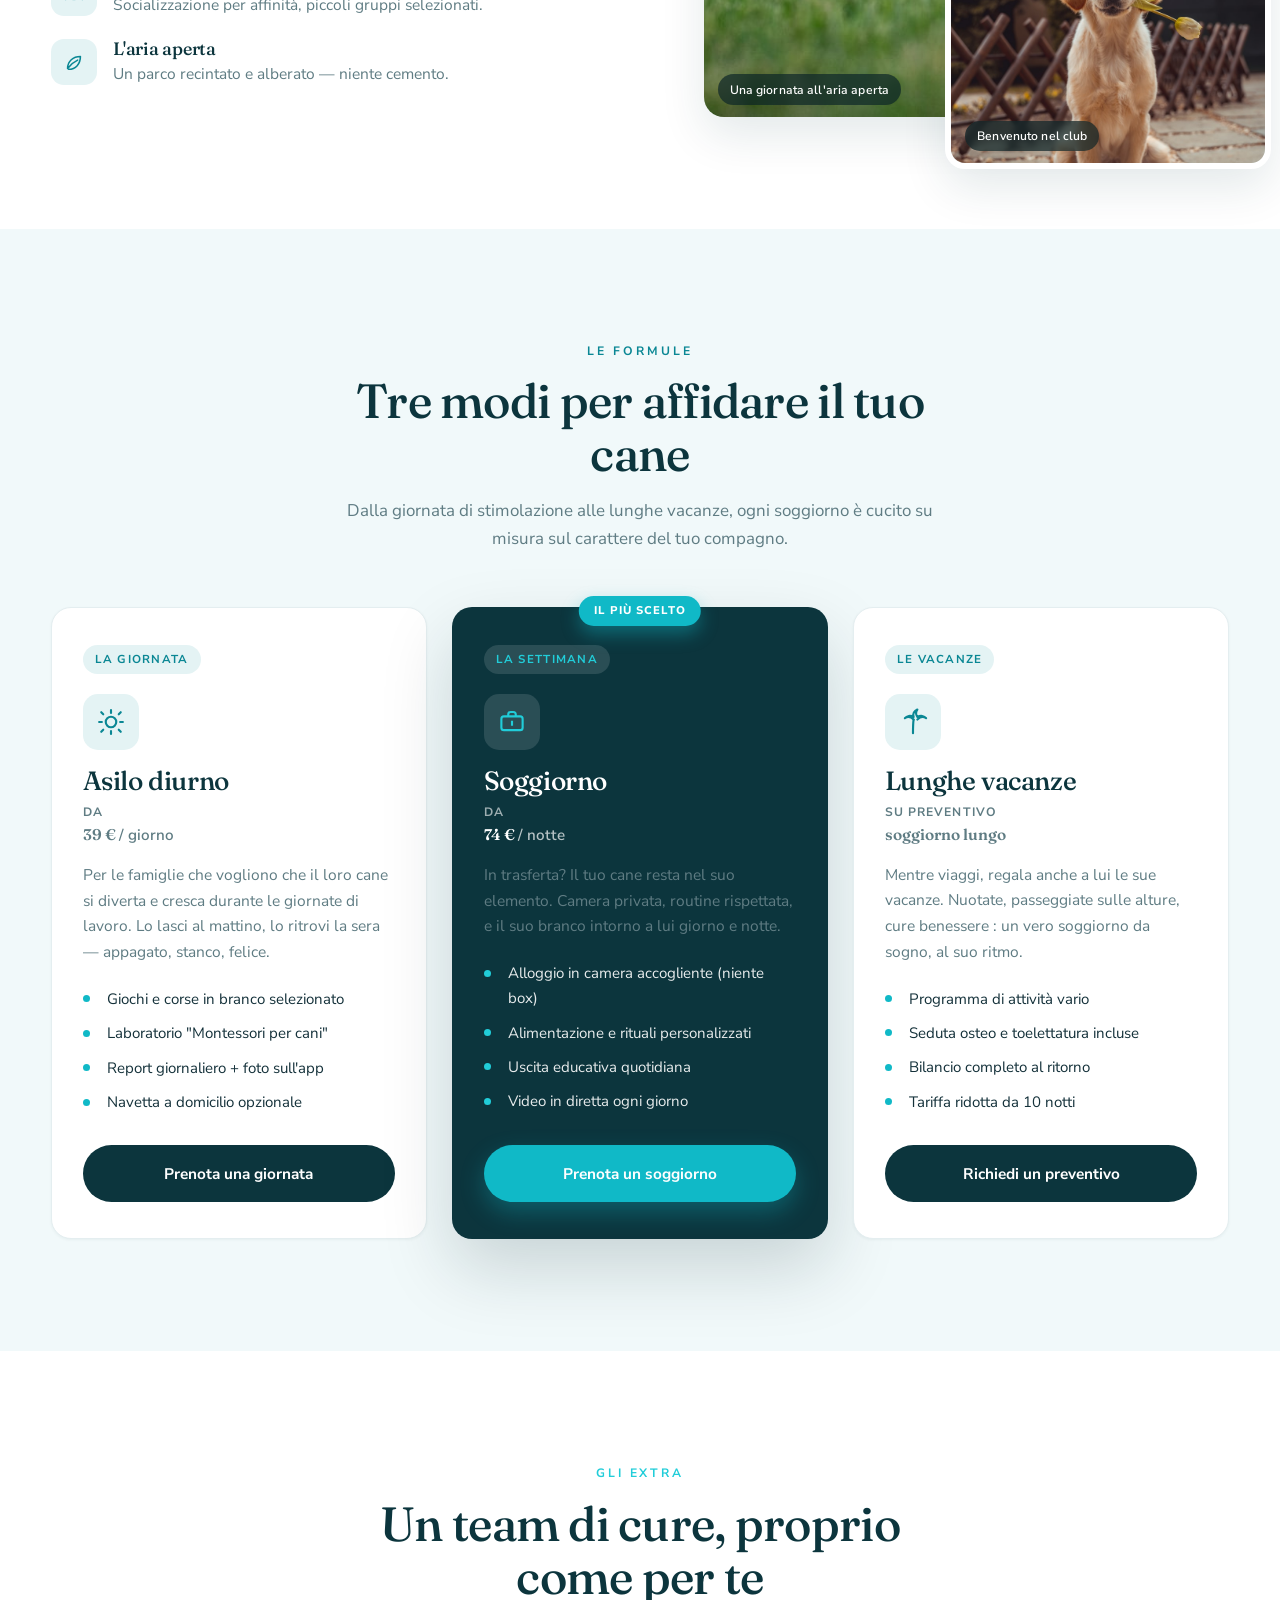
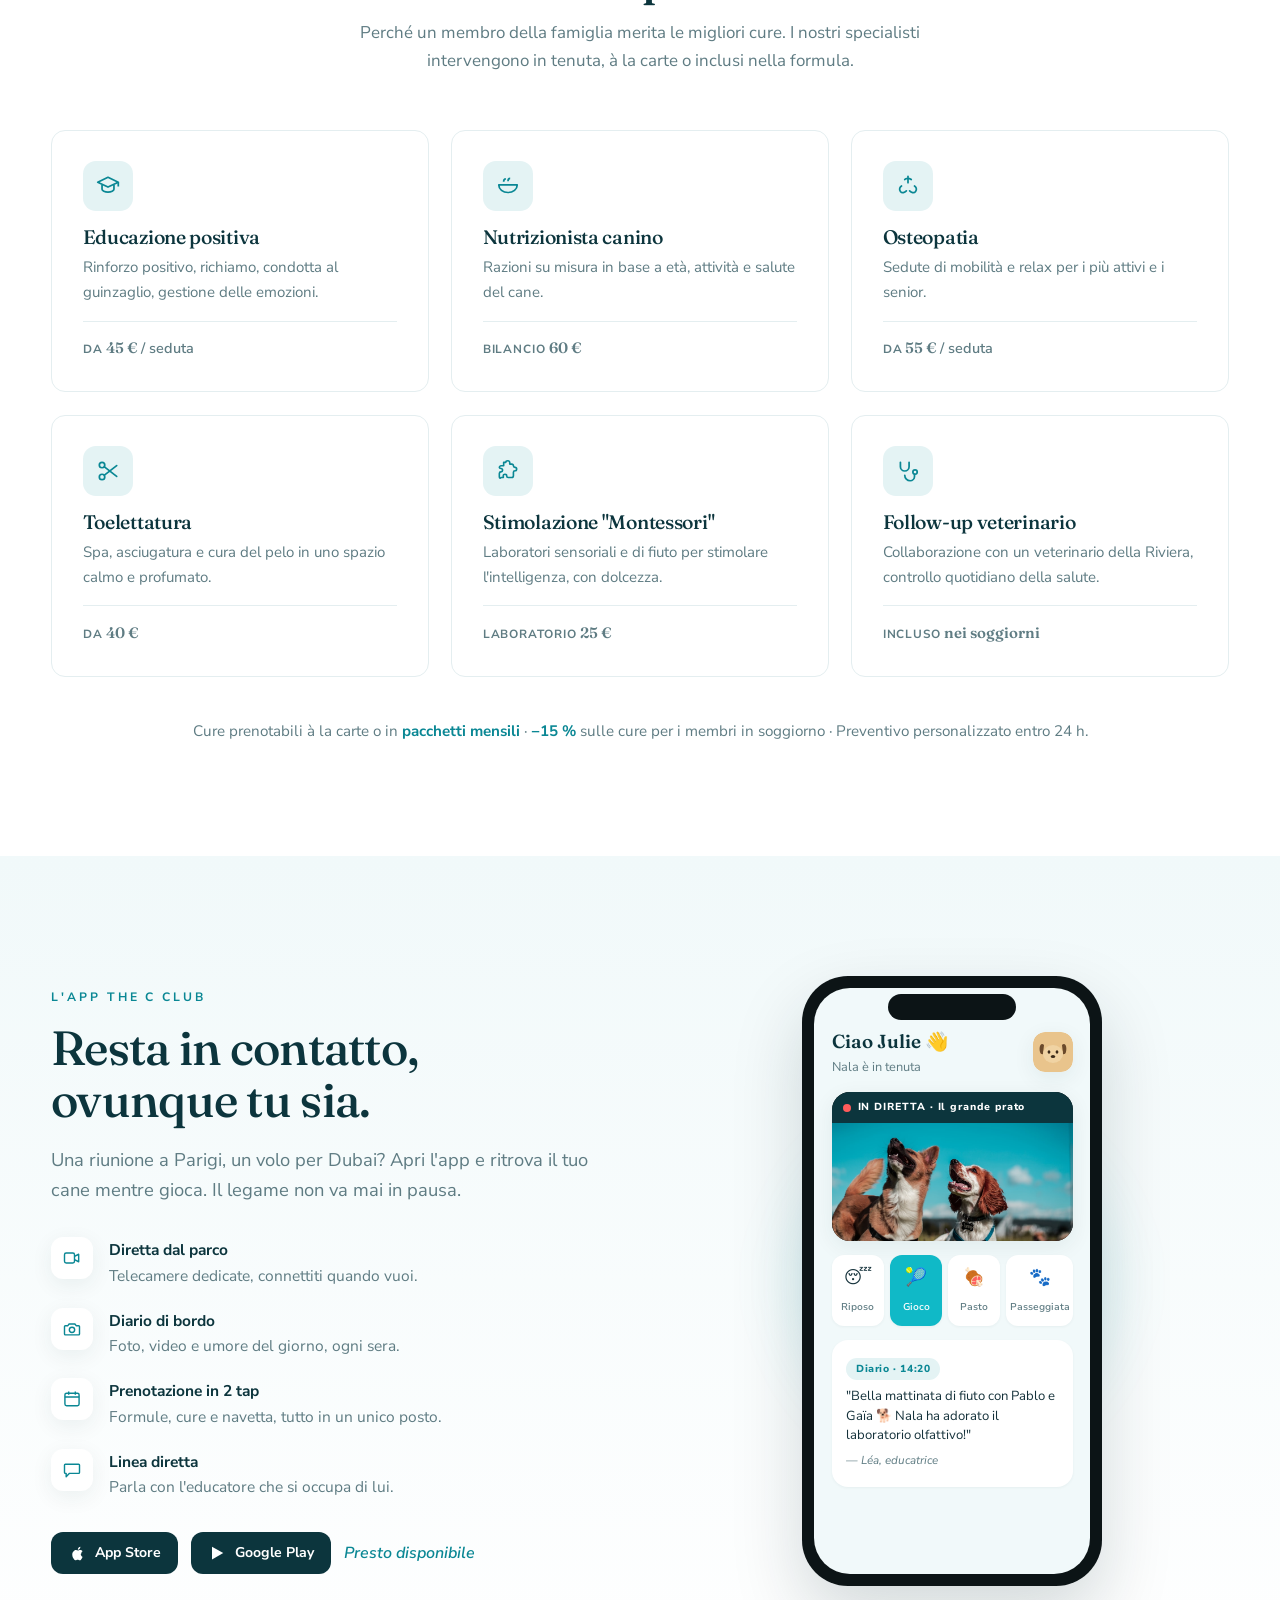
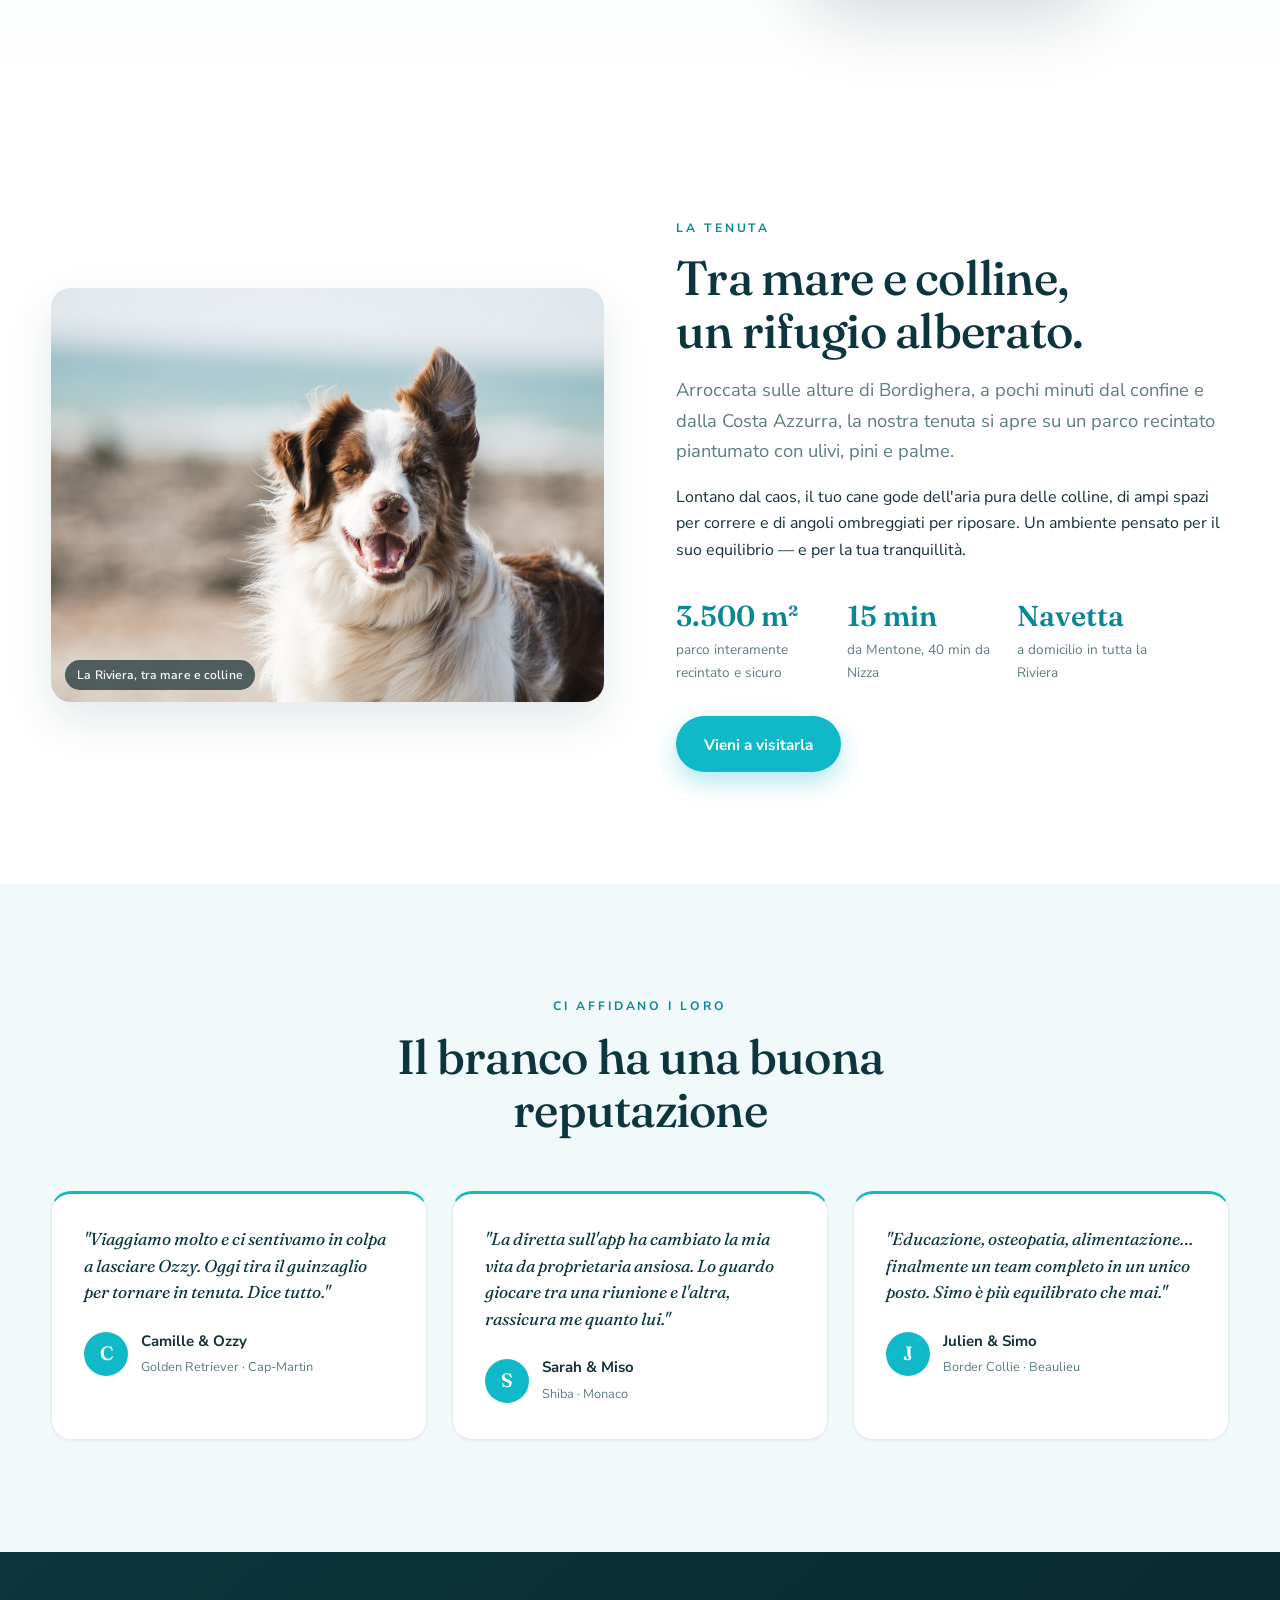
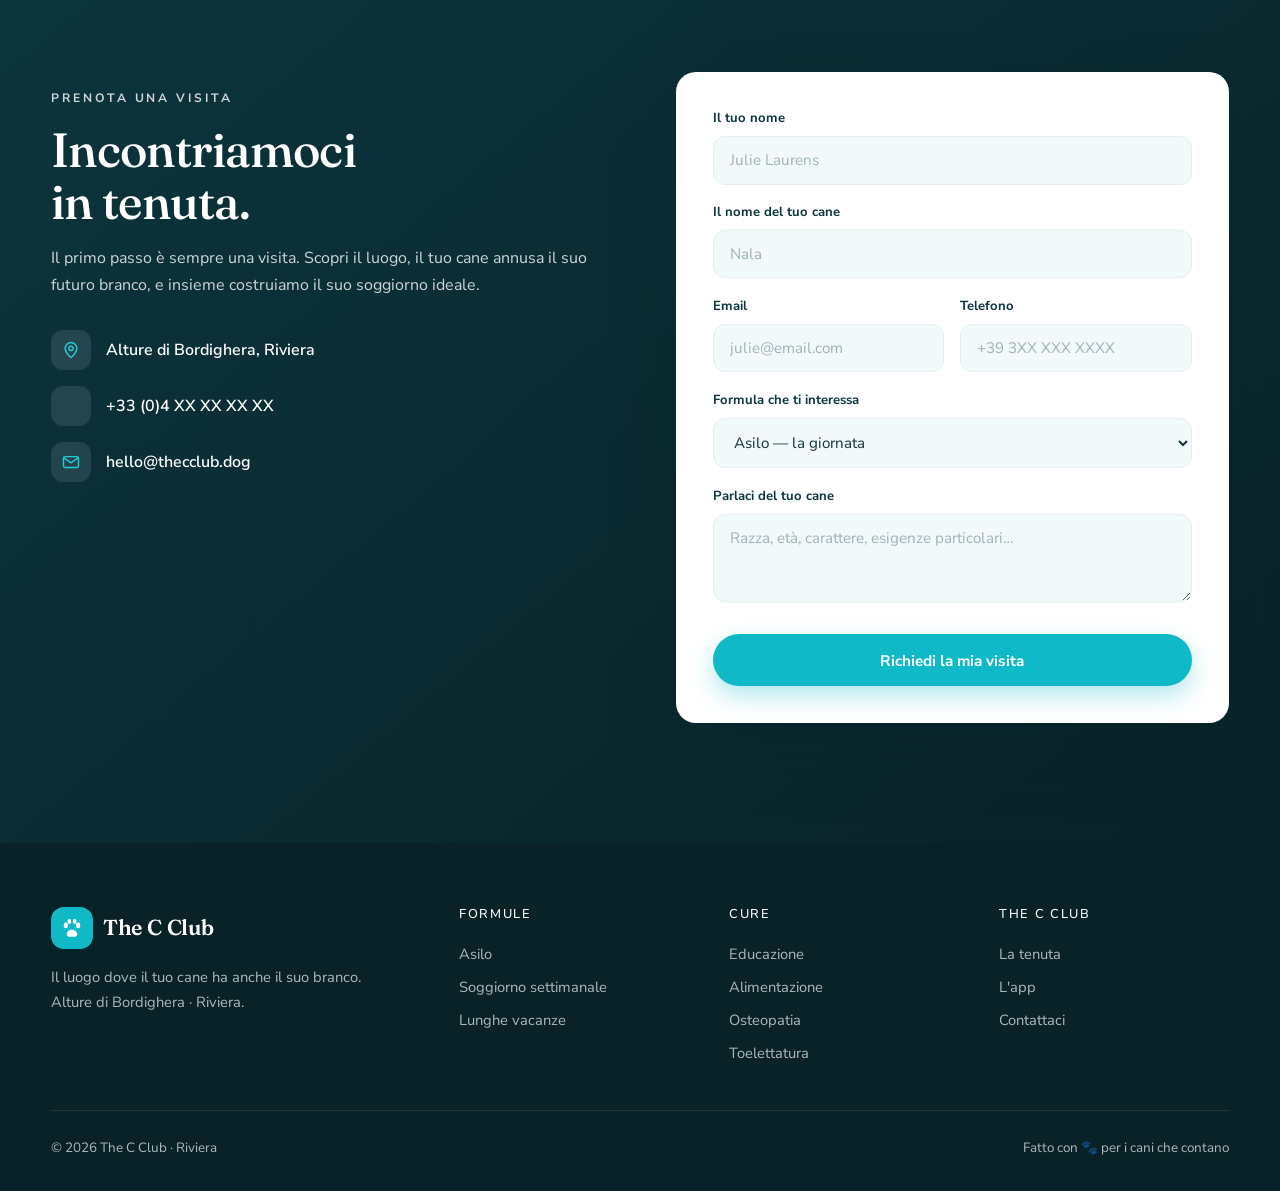
<file: it/index.html>
<!DOCTYPE html>
<html lang="it">
<head>
  <meta charset="UTF-8" />
  <meta name="viewport" content="width=device-width, initial-scale=1.0" />
  <title>The C Club — Asilo & pensione per cani · Riviera</title>
  <meta name="description" content="The C Club — il club dove il tuo cane trascorre le sue giornate e le sue vacanze. Asilo, soggiorni, educazione, cure e benessere in una tenuta alberata sulle alture di Bordighera. Seguilo in diretta dall'app." />
  <link rel="alternate" hreflang="fr" href="../" />
  <link rel="alternate" hreflang="en" href="../en/" />
  <link rel="alternate" hreflang="it" href="./" />
  <link rel="preconnect" href="https://fonts.googleapis.com" />
  <link rel="preconnect" href="https://fonts.gstatic.com" crossorigin />
  <link href="https://fonts.googleapis.com/css2?family=Fraunces:ital,opsz,wght@0,9..144,400;0,9..144,500;0,9..144,600;1,9..144,400&family=Nunito+Sans:opsz,wght@6..12,400;6..12,500;6..12,600;6..12,700&display=swap" rel="stylesheet" />
  <link rel="stylesheet" href="../styles.css" />
</head>
<body>

  <!-- ===================== NAV ===================== -->
  <header class="nav" id="nav">
    <div class="nav__inner">
      <a href="#accueil" class="brand" aria-label="The C Club, home">
        <span class="brand__mark" aria-hidden="true">
          <svg viewBox="0 0 32 32" width="30" height="30"><use href="#paw"/></svg>
        </span>
        <span class="brand__text">The&nbsp;C&nbsp;Club</span>
      </a>
      <nav class="nav__links" aria-label="Navigazione principale">
        <a href="#concept">Il legame</a>
        <a href="#formules">Formule</a>
        <a href="#soins">Cure</a>
        <a href="#app">L'app</a>
        <a href="#domaine">La tenuta</a>
      </nav>
      <div class="nav__lang" aria-label="Langue / Language">
        <a href="../" data-lang="fr">FR</a>
        <a href="../en/" data-lang="en">EN</a>
        <span class="is-active">IT</span>
      </div>
      <a href="#contact" class="btn btn--nav">Prenota una visita</a>
      <button class="nav__burger" id="burger" aria-label="Apri il menu" aria-expanded="false">
        <span></span><span></span><span></span>
      </button>
    </div>
  </header>

  <!-- ===================== HERO ===================== -->
  <section class="hero" id="accueil">
    <div class="hero__scene" aria-hidden="true">
      <div class="hero__mosaic">
        <img src="../assets/hero-frenchie.jpg" alt="" fetchpriority="high" />
        <img src="../assets/hero-lab.jpg" alt="" />
        <img src="../assets/hero-batard.jpg" alt="" />
      </div>
    </div>

    <div class="hero__content">
      <p class="eyebrow eyebrow--light">Asilo & pensione · Riviera</p>
      <h1 class="hero__title">Il tuo cane merita<br/><em>il suo branco.</em></h1>
      <p class="hero__lede">
        Una tenuta alberata sulle alture di Bordighera, dove il tuo compagno
        gioca, cresce e si rilassa — mentre lavori, viaggi o parti in vacanza.
        Il legame non si ferma mai&nbsp;: seguilo in diretta.
      </p>
      <div class="hero__cta">
        <a href="#contact" class="btn btn--primary">Prenota una visita della tenuta</a>
        <a href="#formules" class="btn btn--ghost">Scopri le formule</a>
      </div>
      <ul class="hero__trust">
        <li><strong>3.500&nbsp;m²</strong> di parco recintato e alberato</li>
        <li><strong>1&nbsp;educatore</strong> ogni 4&nbsp;cani</li>
        <li><strong>Diretta</strong> tutto il giorno sull'app</li>
      </ul>
    </div>

    <div class="scroll-cue" aria-hidden="true"><span></span></div>
  </section>

  <!-- ===================== TICKER ===================== -->
  <section class="ticker" aria-hidden="true">
    <div class="ticker__track">
      <span>Prima di tutto il legame</span><span class="dot">•</span>
      <span>Un vero branco</span><span class="dot">•</span>
      <span>Crescere giocando</span><span class="dot">•</span>
      <span>Cure su misura</span><span class="dot">•</span>
      <span>Prima di tutto il legame</span><span class="dot">•</span>
      <span>Un vero branco</span><span class="dot">•</span>
      <span>Crescere giocando</span><span class="dot">•</span>
      <span>Cure su misura</span><span class="dot">•</span>
    </div>
  </section>

  <!-- ===================== CONCEPT ===================== -->
  <section class="concept" id="concept">
    <div class="wrap concept__grid">
      <div class="concept__text reveal">
        <p class="eyebrow">La nostra filosofia</p>
        <h2>Parti senza sensi di colpa.<br/>Ritrovalo sereno.</h2>
        <p class="lead">
          Al The&nbsp;C&nbsp;Club il tuo cane non viene "custodito" — viene accolto.
          Crediamo che anche il cane più coccolato abbia bisogno dei suoi simili —
          un branco, spazio, gioco e punti di riferimento.
        </p>
        <p>
          Le nostre giornate sono pensate come la vita da cani dei sogni&nbsp;:
          corse nel parco, laboratori di stimolazione, momenti tranquilli
          all'ombra degli ulivi, e persone che li conoscono per nome. Ci affidi
          un membro della tua famiglia — lo trattiamo come il nostro.
        </p>
        <div class="pillars">
          <div class="pillar"><span class="pillar__ic"><svg viewBox="0 0 24 24" width="22"><use href="#heart"/></svg></span><div><h3>Il legame</h3><p>Riferimenti umani stabili, mai un box anonimo.</p></div></div>
          <div class="pillar"><span class="pillar__ic"><svg viewBox="0 0 24 24" width="22"><use href="#pack"/></svg></span><div><h3>Il branco</h3><p>Socializzazione per affinità, piccoli gruppi selezionati.</p></div></div>
          <div class="pillar"><span class="pillar__ic"><svg viewBox="0 0 24 24" width="22"><use href="#leaf"/></svg></span><div><h3>L'aria aperta</h3><p>Un parco recintato e alberato — niente cemento.</p></div></div>
        </div>
      </div>
      <div class="concept__visual reveal">
        <div class="photo photo--tall" data-caption="Una giornata all'aria aperta">
          <img src="../assets/parc.jpg" alt="Cucciolo di golden retriever nell'erba del parco" loading="lazy" />
        </div>
        <div class="photo photo--small" data-caption="Benvenuto nel club">
          <img src="../assets/puppy.jpg" alt="Golden retriever, membro del club" loading="lazy" />
        </div>
      </div>
    </div>
  </section>

  <!-- ===================== FORMULE ===================== -->
  <section class="formules" id="formules">
    <div class="wrap">
      <div class="section-head reveal">
        <p class="eyebrow">Le formule</p>
        <h2>Tre modi per affidare il tuo cane</h2>
        <p class="section-head__sub">Dalla giornata di stimolazione alle lunghe vacanze, ogni soggiorno è cucito su misura sul carattere del tuo compagno.</p>
      </div>

      <div class="cards">
        <article class="card reveal">
          <div class="card__tag">La giornata</div>
          <div class="card__icon"><svg viewBox="0 0 24 24" width="30"><use href="#sun"/></svg></div>
          <h3>Asilo diurno</h3>
          <p class="card__price"><span>da</span> 39&nbsp;€ <em>/ giorno</em></p>
          <p>Per le famiglie che vogliono che il loro cane si diverta e cresca durante le giornate di lavoro. Lo lasci al mattino, lo ritrovi la sera — appagato, stanco, felice.</p>
          <ul class="card__list">
            <li>Giochi e corse in branco selezionato</li>
            <li>Laboratorio "Montessori per cani"</li>
            <li>Report giornaliero + foto sull'app</li>
            <li>Navetta a domicilio opzionale</li>
          </ul>
          <a href="#contact" class="btn btn--soft">Prenota una giornata</a>
        </article>

        <article class="card card--feature reveal">
          <div class="card__ribbon">Il più scelto</div>
          <div class="card__tag">La settimana</div>
          <div class="card__icon"><svg viewBox="0 0 24 24" width="30"><use href="#suitcase"/></svg></div>
          <h3>Soggiorno</h3>
          <p class="card__price"><span>da</span> 74&nbsp;€ <em>/ notte</em></p>
          <p>In trasferta? Il tuo cane resta nel suo elemento. Camera privata, routine rispettata, e il suo branco intorno a lui giorno e notte.</p>
          <ul class="card__list">
            <li>Alloggio in camera accogliente (niente box)</li>
            <li>Alimentazione e rituali personalizzati</li>
            <li>Uscita educativa quotidiana</li>
            <li>Video in diretta ogni giorno</li>
          </ul>
          <a href="#contact" class="btn btn--primary">Prenota un soggiorno</a>
        </article>

        <article class="card reveal">
          <div class="card__tag">Le vacanze</div>
          <div class="card__icon"><svg viewBox="0 0 24 24" width="30"><use href="#palm"/></svg></div>
          <h3>Lunghe vacanze</h3>
          <p class="card__price"><span>su preventivo</span> soggiorno lungo</p>
          <p>Mentre viaggi, regala anche a lui le sue vacanze. Nuotate, passeggiate sulle alture, cure benessere&nbsp;: un vero soggiorno da sogno, al suo ritmo.</p>
          <ul class="card__list">
            <li>Programma di attività vario</li>
            <li>Seduta osteo e toelettatura incluse</li>
            <li>Bilancio completo al ritorno</li>
            <li>Tariffa ridotta da 10 notti</li>
          </ul>
          <a href="#contact" class="btn btn--soft">Richiedi un preventivo</a>
        </article>
      </div>
    </div>
  </section>

  <!-- ===================== CURE / SERVIZI ===================== -->
  <section class="soins" id="soins">
    <div class="wrap">
      <div class="section-head reveal">
        <p class="eyebrow eyebrow--light">Gli extra</p>
        <h2>Un team di cure, proprio come per te</h2>
        <p class="section-head__sub">Perché un membro della famiglia merita le migliori cure. I nostri specialisti intervengono in tenuta, à la carte o inclusi nella formula.</p>
      </div>

      <div class="soins__grid">
        <div class="soin reveal"><span class="soin__ic"><svg viewBox="0 0 24 24" width="26"><use href="#graduate"/></svg></span><h3>Educazione positiva</h3><p>Rinforzo positivo, richiamo, condotta al guinzaglio, gestione delle emozioni.</p><p class="soin__price"><span>da</span> 45&nbsp;€ <em>/ seduta</em></p></div>
        <div class="soin reveal"><span class="soin__ic"><svg viewBox="0 0 24 24" width="26"><use href="#bowl"/></svg></span><h3>Nutrizionista canino</h3><p>Razioni su misura in base a età, attività e salute del cane.</p><p class="soin__price"><span>bilancio</span> 60&nbsp;€</p></div>
        <div class="soin reveal"><span class="soin__ic"><svg viewBox="0 0 24 24" width="26"><use href="#hands"/></svg></span><h3>Osteopatia</h3><p>Sedute di mobilità e relax per i più attivi e i senior.</p><p class="soin__price"><span>da</span> 55&nbsp;€ <em>/ seduta</em></p></div>
        <div class="soin reveal"><span class="soin__ic"><svg viewBox="0 0 24 24" width="26"><use href="#scissors"/></svg></span><h3>Toelettatura</h3><p>Spa, asciugatura e cura del pelo in uno spazio calmo e profumato.</p><p class="soin__price"><span>da</span> 40&nbsp;€</p></div>
        <div class="soin reveal"><span class="soin__ic"><svg viewBox="0 0 24 24" width="26"><use href="#puzzle"/></svg></span><h3>Stimolazione "Montessori"</h3><p>Laboratori sensoriali e di fiuto per stimolare l'intelligenza, con dolcezza.</p><p class="soin__price"><span>laboratorio</span> 25&nbsp;€</p></div>
        <div class="soin reveal"><span class="soin__ic"><svg viewBox="0 0 24 24" width="26"><use href="#stethoscope"/></svg></span><h3>Follow-up veterinario</h3><p>Collaborazione con un veterinario della Riviera, controllo quotidiano della salute.</p><p class="soin__price"><span>incluso</span> nei soggiorni</p></div>
      </div>
      <p class="tarifs-note">Cure prenotabili à la carte o in <strong>pacchetti mensili</strong> · <strong>−15&nbsp;%</strong> sulle cure per i membri in soggiorno · Preventivo personalizzato entro 24&nbsp;h.</p>
    </div>
  </section>

  <!-- ===================== APP ===================== -->
  <section class="app" id="app">
    <div class="wrap app__grid">
      <div class="app__text reveal">
        <p class="eyebrow">L'app The C Club</p>
        <h2>Resta in contatto,<br/>ovunque tu sia.</h2>
        <p class="lead">Una riunione a Parigi, un volo per Dubai? Apri l'app e ritrova il tuo cane mentre gioca. Il legame non va mai in pausa.</p>
        <ul class="app__features">
          <li><span><svg viewBox="0 0 24 24" width="20"><use href="#video"/></svg></span><div><strong>Diretta dal parco</strong><br/>Telecamere dedicate, connettiti quando vuoi.</div></li>
          <li><span><svg viewBox="0 0 24 24" width="20"><use href="#camera"/></svg></span><div><strong>Diario di bordo</strong><br/>Foto, video e umore del giorno, ogni sera.</div></li>
          <li><span><svg viewBox="0 0 24 24" width="20"><use href="#calendar"/></svg></span><div><strong>Prenotazione in 2 tap</strong><br/>Formule, cure e navetta, tutto in un unico posto.</div></li>
          <li><span><svg viewBox="0 0 24 24" width="20"><use href="#chat"/></svg></span><div><strong>Linea diretta</strong><br/>Parla con l'educatore che si occupa di lui.</div></li>
        </ul>
        <div class="app__badges">
          <span class="store-badge"><svg viewBox="0 0 24 24" width="18"><use href="#apple"/></svg> App Store</span>
          <span class="store-badge"><svg viewBox="0 0 24 24" width="18"><use href="#play"/></svg> Google Play</span>
          <em class="app__soon">Presto disponibile</em>
        </div>
      </div>

      <div class="app__phone reveal">
        <div class="phone">
          <div class="phone__notch"></div>
          <div class="phone__screen">
            <div class="app-ui">
              <div class="app-ui__top">
                <div><p class="app-ui__hello">Ciao Julie 👋</p><p class="app-ui__sub">Nala è in tenuta</p></div>
                <div class="app-ui__ava"><svg viewBox="0 0 40 40" width="40"><use href="#dogface"/></svg></div>
              </div>
              <div class="app-ui__live">
                <div class="app-ui__livehdr"><span class="live-dot"></span> IN DIRETTA · Il grande prato</div>
                <div class="app-ui__cam"><img src="../assets/live.jpg" alt="Cani che giocano, visti in diretta dall'app" loading="lazy" /></div>
              </div>
              <div class="app-ui__mood">
                <div class="mood"><span>😴</span><small>Riposo</small></div>
                <div class="mood mood--on"><span>🎾</span><small>Gioco</small></div>
                <div class="mood"><span>🍖</span><small>Pasto</small></div>
                <div class="mood"><span>🐾</span><small>Passeggiata</small></div>
              </div>
              <div class="app-ui__card">
                <div class="app-ui__cardhdr"><span class="tag-soft">Diario · 14:20</span></div>
                <p>"Bella mattinata di fiuto con Pablo e Gaïa 🐕 Nala ha adorato il laboratorio olfattivo!"</p>
                <span class="by">— Léa, educatrice</span>
              </div>
            </div>
          </div>
        </div>
        <div class="app__glow" aria-hidden="true"></div>
      </div>
    </div>
  </section>

  <!-- ===================== TENUTA ===================== -->
  <section class="domaine" id="domaine">
    <div class="wrap domaine__grid">
      <div class="domaine__visual reveal">
        <div class="photo photo--wide" data-caption="La Riviera, tra mare e colline">
          <img src="../assets/domaine.jpg" alt="Cane felice in riva al mare sulla Riviera" loading="lazy" />
        </div>
      </div>
      <div class="domaine__text reveal">
        <p class="eyebrow">La tenuta</p>
        <h2>Tra mare e colline,<br/>un rifugio alberato.</h2>
        <p class="lead">Arroccata sulle alture di Bordighera, a pochi minuti dal confine e dalla Costa Azzurra, la nostra tenuta si apre su un parco recintato piantumato con ulivi, pini e palme.</p>
        <p>Lontano dal caos, il tuo cane gode dell'aria pura delle colline, di ampi spazi per correre e di angoli ombreggiati per riposare. Un ambiente pensato per il suo equilibrio — e per la tua tranquillità.</p>
        <ul class="domaine__pts">
          <li><strong>3.500&nbsp;m²</strong><span>parco interamente recintato e sicuro</span></li>
          <li><strong>15&nbsp;min</strong><span>da Mentone, 40&nbsp;min da Nizza</span></li>
          <li><strong>Navetta</strong><span>a domicilio in tutta la Riviera</span></li>
        </ul>
        <a href="#contact" class="btn btn--primary">Vieni a visitarla</a>
      </div>
    </div>
  </section>

  <!-- ===================== TESTIMONIANZE ===================== -->
  <section class="temoignages">
    <div class="wrap">
      <div class="section-head reveal"><p class="eyebrow">Ci affidano i loro</p><h2>Il branco ha una buona reputazione</h2></div>
      <div class="quotes">
        <blockquote class="quote reveal">
          <p>"Viaggiamo molto e ci sentivamo in colpa a lasciare Ozzy. Oggi tira il guinzaglio per <em>tornare</em> in tenuta. Dice tutto."</p>
          <footer><span class="quote__ava">C</span><div><strong>Camille & Ozzy</strong><small>Golden Retriever · Cap-Martin</small></div></footer>
        </blockquote>
        <blockquote class="quote reveal">
          <p>"La diretta sull'app ha cambiato la mia vita da proprietaria ansiosa. Lo guardo giocare tra una riunione e l'altra, rassicura me quanto lui."</p>
          <footer><span class="quote__ava">S</span><div><strong>Sarah & Miso</strong><small>Shiba · Monaco</small></div></footer>
        </blockquote>
        <blockquote class="quote reveal">
          <p>"Educazione, osteopatia, alimentazione… finalmente un team completo in un unico posto. Simo è più equilibrato che mai."</p>
          <footer><span class="quote__ava">J</span><div><strong>Julien & Simo</strong><small>Border Collie · Beaulieu</small></div></footer>
        </blockquote>
      </div>
    </div>
  </section>

  <!-- ===================== CONTATTO / CTA ===================== -->
  <section class="contact" id="contact">
    <div class="wrap contact__grid">
      <div class="contact__intro reveal">
        <p class="eyebrow eyebrow--light">Prenota una visita</p>
        <h2>Incontriamoci<br/>in tenuta.</h2>
        <p>Il primo passo è sempre una visita. Scopri il luogo, il tuo cane annusa il suo futuro branco, e insieme costruiamo il suo soggiorno ideale.</p>
        <ul class="contact__info">
          <li><span><svg viewBox="0 0 24 24" width="20"><use href="#pin"/></svg></span>Alture di Bordighera, Riviera</li>
          <li><span><svg viewBox="0 0 24 24" width="20"><use href="#phone"/></svg></span>+33 (0)4 XX XX XX XX</li>
          <li><span><svg viewBox="0 0 24 24" width="20"><use href="#mail"/></svg></span>hello@thecclub.dog</li>
        </ul>
      </div>

      <form class="contact__form reveal" id="contactForm" novalidate>
        <div class="field"><label for="name">Il tuo nome</label><input id="name" name="name" type="text" placeholder="Julie Laurens" required /></div>
        <div class="field"><label for="dog">Il nome del tuo cane</label><input id="dog" name="dog" type="text" placeholder="Nala" /></div>
        <div class="field field--row">
          <div><label for="email">Email</label><input id="email" name="email" type="email" placeholder="julie@email.com" required /></div>
          <div><label for="phone">Telefono</label><input id="phone" name="phone" type="tel" placeholder="+39 3XX XXX XXXX" /></div>
        </div>
        <div class="field"><label for="formule">Formula che ti interessa</label>
          <select id="formule" name="formule">
            <option>Asilo — la giornata</option>
            <option>Soggiorno — la settimana</option>
            <option>Lunghe vacanze</option>
            <option>Non lo so ancora</option>
          </select>
        </div>
        <div class="field"><label for="msg">Parlaci del tuo cane</label><textarea id="msg" name="msg" rows="3" placeholder="Razza, età, carattere, esigenze particolari…"></textarea></div>
        <button type="submit" class="btn btn--primary btn--block">Richiedi la mia visita</button>
        <p class="form-note" id="formNote" hidden>Grazie&nbsp;! Ti ricontattiamo entro 24&nbsp;h per organizzare la visita. 🐾</p>
      </form>
    </div>
  </section>

  <!-- ===================== FOOTER ===================== -->
  <footer class="footer">
    <div class="wrap footer__grid">
      <div class="footer__brand">
        <a href="#accueil" class="brand brand--light">
          <span class="brand__mark" aria-hidden="true"><svg viewBox="0 0 32 32" width="28"><use href="#paw"/></svg></span>
          <span class="brand__text">The&nbsp;C&nbsp;Club</span>
        </a>
        <p>Il luogo dove il tuo cane ha anche il suo branco.<br/>Alture di Bordighera · Riviera.</p>
      </div>
      <div class="footer__col"><h4>Formule</h4><a href="#formules">Asilo</a><a href="#formules">Soggiorno settimanale</a><a href="#formules">Lunghe vacanze</a></div>
      <div class="footer__col"><h4>Cure</h4><a href="#soins">Educazione</a><a href="#soins">Alimentazione</a><a href="#soins">Osteopatia</a><a href="#soins">Toelettatura</a></div>
      <div class="footer__col"><h4>The C Club</h4><a href="#domaine">La tenuta</a><a href="#app">L'app</a><a href="#contact">Contattaci</a></div>
    </div>
    <div class="footer__bottom wrap">
      <span>© 2026 The C Club · Riviera</span>
      <span>Fatto con 🐾 per i cani che contano</span>
    </div>
  </footer>

  <!-- ===================== SVG SPRITE (icone) ===================== -->
  <svg width="0" height="0" style="position:absolute" aria-hidden="true">
    <defs>
      <symbol id="paw" viewBox="0 0 32 32"><path fill="currentColor" d="M16 18c-3.2 0-6 2.2-6 5 0 2 1.7 3 4 3 1 0 1.3-.4 2-.4s1 .4 2 .4c2.3 0 4-1 4-3 0-2.8-2.8-5-6-5Z"/><ellipse cx="9" cy="13" rx="2.4" ry="3.2" fill="currentColor"/><ellipse cx="23" cy="13" rx="2.4" ry="3.2" fill="currentColor"/><ellipse cx="13" cy="8.5" rx="2.1" ry="2.8" fill="currentColor"/><ellipse cx="19" cy="8.5" rx="2.1" ry="2.8" fill="currentColor"/></symbol>

      <symbol id="heart" viewBox="0 0 24 24"><path fill="none" stroke="currentColor" stroke-width="1.8" stroke-linejoin="round" d="M12 20s-7-4.6-7-9.6A3.9 3.9 0 0 1 12 7a3.9 3.9 0 0 1 7 3.4C19 15.4 12 20 12 20Z"/></symbol>
      <symbol id="pack" viewBox="0 0 24 24"><g fill="none" stroke="currentColor" stroke-width="1.6"><circle cx="8" cy="9" r="3"/><circle cx="16" cy="9" r="3"/><path stroke-linecap="round" d="M3 19c0-2.5 2.2-4 5-4s5 1.5 5 4M11 19c0-2.5 2.2-4 5-4s5 1.5 5 4"/></g></symbol>
      <symbol id="leaf" viewBox="0 0 24 24"><path fill="none" stroke="currentColor" stroke-width="1.7" stroke-linecap="round" stroke-linejoin="round" d="M5 19c0-8 6-13 14-13 0 8-5 14-13 14M6 18c3-4 6-6 10-8"/></symbol>
      <symbol id="sun" viewBox="0 0 24 24"><g fill="none" stroke="currentColor" stroke-width="1.7" stroke-linecap="round"><circle cx="12" cy="12" r="4.2"/><path d="M12 2.5v2.2M12 19.3v2.2M4.2 4.2l1.6 1.6M18.2 18.2l1.6 1.6M2.5 12h2.2M19.3 12h2.2M4.2 19.8l1.6-1.6M18.2 5.8l1.6-1.6"/></g></symbol>
      <symbol id="suitcase" viewBox="0 0 24 24"><g fill="none" stroke="currentColor" stroke-width="1.7" stroke-linejoin="round"><rect x="3.5" y="7.5" width="17" height="11" rx="2"/><path d="M9 7.5V6a2 2 0 0 1 2-2h2a2 2 0 0 1 2 2v1.5M12 11v4"/></g></symbol>
      <symbol id="palm" viewBox="0 0 24 24"><g fill="none" stroke="currentColor" stroke-width="1.7" stroke-linecap="round" stroke-linejoin="round"><path d="M12 21c0-5 0-8 .5-11"/><path d="M12.5 10c-2-2-5-2.5-7-1 1.5-2 4.5-2.5 7-1-1-2.5.5-5 3-6-1.5 2-1 4.5 0 6 2.5-1.5 5.5-1 7 1-2-1.5-5-1-7 1"/></g></symbol>
      <symbol id="graduate" viewBox="0 0 24 24"><g fill="none" stroke="currentColor" stroke-width="1.6" stroke-linejoin="round"><path d="M12 4 2.5 8.5 12 13l9.5-4.5L12 4Z"/><path d="M6.5 11v4c0 1.4 2.5 2.6 5.5 2.6s5.5-1.2 5.5-2.6v-4M21.5 8.5v4"/></g></symbol>
      <symbol id="bowl" viewBox="0 0 24 24"><g fill="none" stroke="currentColor" stroke-width="1.6" stroke-linejoin="round"><path d="M3.5 11h17c0 4-3.8 7-8.5 7s-8.5-3-8.5-7Z"/><path d="M8 8c0-1.5 1-2.5 2-2.5M12 7.5c0-1.5 1-2.5 2-2.5"/></g></symbol>
      <symbol id="hands" viewBox="0 0 24 24"><g fill="none" stroke="currentColor" stroke-width="1.6" stroke-linecap="round" stroke-linejoin="round"><path d="M6 12c-1.5 1-2.5 3-1 5s4 1 5.5-.5M18 12c1.5 1 2.5 3 1 5s-4 1-5.5-.5"/><path d="M9 6c1-1.5 4-1.5 6 0M12 3v6"/></g></symbol>
      <symbol id="scissors" viewBox="0 0 24 24"><g fill="none" stroke="currentColor" stroke-width="1.6" stroke-linecap="round"><circle cx="6.5" cy="6.5" r="2.5"/><circle cx="6.5" cy="17.5" r="2.5"/><path d="M8.7 8.2 20 17M8.7 15.8 20 7"/></g></symbol>
      <symbol id="puzzle" viewBox="0 0 24 24"><path fill="none" stroke="currentColor" stroke-width="1.5" stroke-linejoin="round" d="M10 4c0-1 .9-1.5 1.8-1.5S13.6 3 13.6 4v1.6h1.8c1 0 1.6.7 1.6 1.6s.6 1.4 1.5 1.4 1.5.7 1.5 1.6-.6 1.6-1.5 1.6-1.5.6-1.5 1.4v3.2c0 1-.7 1.6-1.6 1.6h-3.2c-.8 0-1.4-.6-1.4-1.5s-.7-1.5-1.6-1.5-1.6.6-1.6 1.5.6 1.5-.6 1.5H5.6C4.7 19 4 18.4 4 17.4v-3.2c0-.8.6-1.4 1.5-1.4S7 12.2 7 11.3s-.6-1.6-1.5-1.6S4 9.1 4 8.8 4.6 7.2 5.6 7.2H8V4Z"/></symbol>
      <symbol id="stethoscope" viewBox="0 0 24 24"><g fill="none" stroke="currentColor" stroke-width="1.6" stroke-linecap="round" stroke-linejoin="round"><path d="M5 4v4a4 4 0 0 0 8 0V4"/><path d="M9 16v0a5 5 0 0 0 5 5 4 4 0 0 0 4-4v-2"/><circle cx="18.5" cy="13" r="2"/></g></symbol>

      <symbol id="video" viewBox="0 0 24 24"><g fill="none" stroke="currentColor" stroke-width="1.7" stroke-linejoin="round"><rect x="3" y="6" width="12" height="12" rx="2"/><path d="m15 10 5-2.5v9L15 14"/></g></symbol>
      <symbol id="camera" viewBox="0 0 24 24"><g fill="none" stroke="currentColor" stroke-width="1.7" stroke-linejoin="round"><path d="M4 8h3l1.5-2h7L17 8h3a1 1 0 0 1 1 1v9a1 1 0 0 1-1 1H4a1 1 0 0 1-1-1V9a1 1 0 0 1 1-1Z"/><circle cx="12" cy="13" r="3.2"/></g></symbol>
      <symbol id="calendar" viewBox="0 0 24 24"><g fill="none" stroke="currentColor" stroke-width="1.7" stroke-linejoin="round"><rect x="3.5" y="5" width="17" height="15" rx="2"/><path d="M3.5 9.5h17M8 3v4M16 3v4"/></g></symbol>
      <symbol id="chat" viewBox="0 0 24 24"><path fill="none" stroke="currentColor" stroke-width="1.7" stroke-linejoin="round" d="M4 5h16a1 1 0 0 1 1 1v9a1 1 0 0 1-1 1H9l-4 4v-4H4a1 1 0 0 1-1-1V6a1 1 0 0 1 1-1Z"/></symbol>
      <symbol id="apple" viewBox="0 0 24 24"><path fill="currentColor" d="M16.4 12.6c0-2 1.6-3 1.7-3-1-1.4-2.4-1.6-3-1.6-1.3-.1-2.5.7-3.1.7-.6 0-1.6-.7-2.7-.7-1.4 0-2.7.8-3.4 2C3.4 12.4 4.4 17 6 19.4c.7 1.1 1.6 2.4 2.7 2.3 1.1 0 1.5-.7 2.8-.7 1.3 0 1.7.7 2.8.7 1.2 0 1.9-1.1 2.6-2.2.8-1.2 1.2-2.4 1.2-2.5-.1 0-2.4-.9-2.5-3.7ZM14.3 6.3c.6-.7 1-1.7.9-2.7-.9 0-1.9.6-2.5 1.3-.5.6-1 1.6-.9 2.6 1 .1 2-.5 2.5-1.2Z"/></symbol>
      <symbol id="play" viewBox="0 0 24 24"><path fill="currentColor" d="M4 3.5 19 12 4 20.5v-17Z"/></symbol>
      <symbol id="pin" viewBox="0 0 24 24"><g fill="none" stroke="currentColor" stroke-width="1.7" stroke-linejoin="round"><path d="M12 21s7-5.6 7-11a7 7 0 1 0-14 0c0 5.4 7 11 7 11Z"/><circle cx="12" cy="10" r="2.6"/></g></symbol>
      <symbol id="phone" viewBox="0 0 24 24"><path fill="none" stroke="currentColor" stroke-width="1.7" stroke-linejoin="round" d="M6.5 3.5h3l1.5 4-2 1.5a11 11 0 0 0 5 5l1.5-2 4 1.5v3a1.5 1.5 0 0 1-1.7 1.5C11.6 20.5 3.5 12.4 3.5 5.2A1.5 1.5 0 0 1 5 3.5Z"/></symbol>
      <symbol id="mail" viewBox="0 0 24 24"><g fill="none" stroke="currentColor" stroke-width="1.7" stroke-linejoin="round"><rect x="3" y="5.5" width="18" height="13" rx="2"/><path d="m3.5 7 8.5 6 8.5-6"/></g></symbol>

      <symbol id="dogface" viewBox="0 0 40 40"><rect width="40" height="40" rx="12" fill="#e9c48c"/><path fill="#6b4a2b" d="M9 12c-2 0-3 4-2 8 .5 2 2 2.5 3 2l1-9c-.5-.7-1.3-1-2-1Zm22 0c2 0 3 4 2 8-.5 2-2 2.5-3 2l-1-9c.5-.7 1.3-1 2-1Z"/><ellipse cx="20" cy="22" rx="10" ry="9" fill="#f0d3a3"/><ellipse cx="16" cy="20" rx="1.4" ry="1.8" fill="#3a2a1a"/><ellipse cx="24" cy="20" rx="1.4" ry="1.8" fill="#3a2a1a"/><ellipse cx="20" cy="24.5" rx="2.2" ry="1.6" fill="#3a2a1a"/></symbol>
    </defs>
  </svg>

  <script src="../script.js"></script>
</body>
</html>
</file>
<file: styles.css>
/* ============================================================
   THE C CLUB — feuille de style
   Direction : moderne, épuré, bleu turquoise · Riviera
   ============================================================ */

:root {
  /* turquoise */
  --teal: #10b9c7;
  --teal-bright: #21cdd9;
  --teal-deep: #0a8794;
  --teal-dark: #0c353d;
  --navy: #082227;

  /* neutres */
  --ink: #14313a;
  --ink-soft: #5f7c83;
  --bg: #ffffff;
  --bg-soft: #f1f9fa;
  --bg-tint: #e4f3f4;
  --line: #e4eef0;
  --white: #ffffff;

  --radius: 20px;
  --radius-sm: 14px;
  --radius-lg: 28px;
  --shadow-xs: 0 1px 3px rgba(12, 53, 61, 0.05);
  --shadow-sm: 0 6px 22px rgba(12, 53, 61, 0.07);
  --shadow-md: 0 18px 46px rgba(12, 53, 61, 0.11);
  --shadow-lg: 0 30px 70px rgba(8, 34, 39, 0.17);

  --serif: "Fraunces", Georgia, "Times New Roman", serif;
  --sans: "Nunito Sans", system-ui, -apple-system, sans-serif;

  --maxw: 1180px;
}

* { box-sizing: border-box; margin: 0; padding: 0; }

html { scroll-behavior: smooth; }
@media (prefers-reduced-motion: reduce) { html { scroll-behavior: auto; } }

body {
  font-family: var(--sans);
  color: var(--ink);
  background: var(--bg);
  line-height: 1.65;
  -webkit-font-smoothing: antialiased;
  overflow-x: hidden;
}

h1, h2, h3, h4 { font-family: var(--serif); font-weight: 500; line-height: 1.1; letter-spacing: -0.015em; color: var(--teal-dark); }
h2 { font-size: clamp(2rem, 4vw, 3rem); }
em { font-style: italic; }
a { color: inherit; text-decoration: none; }
img, svg { display: block; max-width: 100%; }

.wrap { width: min(var(--maxw), 92%); margin-inline: auto; }

/* ---------- Eyebrow / section head ---------- */
.eyebrow {
  font-size: 0.76rem; letter-spacing: 0.24em; text-transform: uppercase;
  font-weight: 700; color: var(--teal-deep); margin-bottom: 0.9rem;
}
.eyebrow--light { color: var(--teal-bright); }
.section-head { text-align: center; max-width: 640px; margin: 0 auto 3.4rem; }
.section-head__sub { color: var(--ink-soft); font-size: 1.06rem; margin-top: 1rem; }
.lead { font-size: 1.15rem; color: var(--ink-soft); margin: 1.1rem 0; }

/* ---------- Buttons ---------- */
.btn {
  display: inline-flex; align-items: center; justify-content: center; gap: 0.5rem;
  font-family: var(--sans); font-weight: 700; font-size: 0.96rem;
  padding: 0.9rem 1.7rem; border-radius: 100px; border: 1.5px solid transparent; cursor: pointer;
  transition: transform 0.22s ease, box-shadow 0.22s ease, background 0.22s ease, color 0.22s ease, border-color 0.22s ease;
  white-space: nowrap;
}
.btn--primary { background: var(--teal); color: var(--white); box-shadow: 0 10px 24px rgba(16, 185, 199, 0.32); }
.btn--primary:hover { background: var(--teal-deep); transform: translateY(-2px); box-shadow: 0 16px 30px rgba(10, 135, 148, 0.36); }
.btn--ghost { background: rgba(255,255,255,0.08); color: var(--white); border-color: rgba(255,255,255,0.5); }
.btn--ghost:hover { background: rgba(255,255,255,0.18); transform: translateY(-2px); }
.btn--soft { background: var(--teal-dark); color: var(--white); }
.btn--soft:hover { background: var(--navy); transform: translateY(-2px); }
.btn--nav { background: var(--teal); color: var(--white); padding: 0.66rem 1.3rem; font-size: 0.9rem; }
.btn--nav:hover { background: var(--teal-deep); }
.btn--block { width: 100%; margin-top: 0.4rem; }

/* ============================================================
   NAV
   ============================================================ */
.nav { position: fixed; top: 0; left: 0; right: 0; z-index: 100; transition: background 0.3s ease, box-shadow 0.3s ease; padding: 0.4rem 0; }
.nav__inner { width: min(var(--maxw), 94%); margin-inline: auto; display: flex; align-items: center; gap: 1.5rem; padding: 0.7rem 0; }
.nav.scrolled { background: rgba(255, 255, 255, 0.85); backdrop-filter: blur(14px); box-shadow: 0 1px 0 var(--line); }

.brand { display: inline-flex; align-items: center; gap: 0.6rem; font-family: var(--serif); font-size: 1.35rem; font-weight: 600; color: var(--teal-dark); letter-spacing: -0.01em; }
.brand__mark { display: grid; place-items: center; width: 42px; height: 42px; border-radius: 13px; background: var(--teal); color: var(--white); box-shadow: var(--shadow-sm); }
.nav:not(.scrolled) .brand { color: var(--white); text-shadow: 0 1px 10px rgba(8,34,39,0.3); }

.nav__links { display: flex; gap: 1.8rem; margin-left: auto; }
.nav__links a { font-weight: 600; font-size: 0.95rem; color: var(--ink); position: relative; padding: 0.2rem 0; }
.nav:not(.scrolled) .nav__links a { color: rgba(255,255,255,0.92); text-shadow: 0 1px 8px rgba(8,34,39,0.25); }
.nav__links a::after { content: ""; position: absolute; left: 0; bottom: -2px; width: 0; height: 2px; background: var(--teal); transition: width 0.25s ease; }
.nav__links a:hover::after { width: 100%; }

.nav__lang { display: inline-flex; align-items: center; gap: 2px; font-weight: 700; font-size: 0.82rem; }
.nav__lang span, .nav__lang a { padding: 0.28rem 0.5rem; border-radius: 8px; line-height: 1; }
.nav__lang a { color: var(--ink); opacity: 0.55; transition: opacity 0.2s ease, color 0.2s ease; }
.nav__lang a:hover { opacity: 1; }
.nav__lang .is-active { color: var(--teal-deep); background: var(--bg-tint); }
.nav:not(.scrolled) .nav__lang a { color: rgba(255,255,255,0.85); opacity: 0.75; }
.nav:not(.scrolled) .nav__lang a:hover { opacity: 1; }
.nav:not(.scrolled) .nav__lang .is-active { color: var(--white); background: rgba(255,255,255,0.18); }

.nav__burger { display: none; flex-direction: column; gap: 5px; background: none; border: none; cursor: pointer; padding: 8px; margin-left: auto; }
.nav__burger span { width: 26px; height: 2.5px; background: var(--teal-dark); border-radius: 2px; transition: 0.3s; }
.nav:not(.scrolled) .nav__burger span { background: var(--white); }

/* ============================================================
   HERO
   ============================================================ */
.hero { position: relative; min-height: 100vh; display: flex; align-items: center; overflow: hidden; padding: 7rem 0 4rem; }
.hero__scene { position: absolute; inset: 0; z-index: 0; background: var(--teal-dark); }
.hero__img { width: 100%; height: 100%; object-fit: cover; object-position: center 42%; }
.hero__mosaic { display: grid; grid-template-columns: repeat(3, 1fr); width: 100%; height: 100%; gap: 3px; }
.hero__mosaic img { width: 100%; height: 100%; object-fit: cover; object-position: center 35%; }
.hero::after { content: ""; position: absolute; inset: 0; z-index: 1;
  background:
    linear-gradient(100deg, rgba(10,44,50,0.82) 0%, rgba(10,44,50,0.45) 46%, rgba(10,44,50,0.10) 76%, transparent 100%),
    linear-gradient(0deg, rgba(8,34,39,0.6) 0%, transparent 32%); }

.hero__content { position: relative; z-index: 3; width: min(var(--maxw), 92%); margin-inline: auto; color: var(--white); max-width: 760px; }
.hero__title { font-size: clamp(2.6rem, 6.4vw, 5rem); color: var(--white); font-weight: 500; text-shadow: 0 2px 30px rgba(8,34,39,0.4); }
.hero__title em { color: var(--teal-bright); }
.hero__lede { font-size: clamp(1.05rem, 1.6vw, 1.28rem); margin: 1.6rem 0 2.2rem; max-width: 560px; color: rgba(255,255,255,0.92); text-shadow: 0 1px 14px rgba(8,34,39,0.3); }
.hero__cta { display: flex; gap: 1rem; flex-wrap: wrap; }
.hero__trust { list-style: none; display: flex; flex-wrap: wrap; gap: 1.8rem; margin-top: 3rem; }
.hero__trust li { font-size: 0.9rem; color: rgba(255,255,255,0.82); border-left: 2px solid rgba(33,205,217,0.7); padding-left: 0.9rem; }
.hero__trust strong { display: block; font-family: var(--serif); font-size: 1.5rem; color: var(--white); font-weight: 600; }

.scroll-cue { position: absolute; bottom: 26px; left: 50%; transform: translateX(-50%); z-index: 3; width: 25px; height: 40px; border: 2px solid rgba(255,255,255,0.55); border-radius: 20px; }
.scroll-cue span { position: absolute; top: 8px; left: 50%; transform: translateX(-50%); width: 4px; height: 8px; background: var(--white); border-radius: 4px; animation: scrolldown 1.8s ease-in-out infinite; }
@keyframes scrolldown { 0% { opacity: 0; top: 8px; } 40% { opacity: 1; } 80% { opacity: 0; top: 20px; } 100% { opacity: 0; } }

/* ============================================================
   TICKER (slim, épuré)
   ============================================================ */
.ticker { background: var(--teal-dark); color: rgba(255,255,255,0.9); overflow: hidden; padding: 0.85rem 0; }
.ticker__track { display: flex; gap: 2.4rem; white-space: nowrap; width: max-content; animation: ticker 30s linear infinite; font-size: 0.8rem; letter-spacing: 0.22em; text-transform: uppercase; font-weight: 600; }
.ticker__track .dot { color: var(--teal-bright); }
@keyframes ticker { from { transform: translateX(0); } to { transform: translateX(-50%); } }

/* ============================================================
   CONCEPT
   ============================================================ */
.concept { padding: 7rem 0; }
.concept__grid { display: grid; grid-template-columns: 1.05fr 0.95fr; gap: 4.5rem; align-items: center; }
.pillars { margin-top: 2.4rem; display: flex; flex-direction: column; gap: 1.4rem; }
.pillar { display: flex; gap: 1rem; align-items: flex-start; }
.pillar__ic { flex: none; width: 46px; height: 46px; display: grid; place-items: center; border-radius: 13px; background: var(--bg-tint); color: var(--teal-deep); }
.pillar h3 { font-size: 1.12rem; margin-bottom: 0.1rem; }
.pillar p { color: var(--ink-soft); font-size: 0.97rem; }

.concept__visual { position: relative; display: grid; grid-template-columns: 1fr; height: 100%; }
.photo { position: relative; border-radius: var(--radius); overflow: hidden; box-shadow: var(--shadow-md); background: var(--bg-tint); }
.photo svg, .photo img { width: 100%; height: 100%; object-fit: cover; }
.photo[data-caption]::after { content: attr(data-caption); position: absolute; left: 14px; bottom: 12px; background: rgba(8,34,39,0.66); color: #fff; font-size: 0.76rem; font-weight: 600; padding: 0.32rem 0.75rem; border-radius: 100px; backdrop-filter: blur(4px); letter-spacing: 0.01em; }
.photo--tall { aspect-ratio: 4/5; }
.photo--small { position: absolute; width: 62%; aspect-ratio: 3/2.2; right: -8%; bottom: -8%; border: 6px solid var(--white); box-shadow: var(--shadow-md); }

/* ============================================================
   FORMULES
   ============================================================ */
.formules { padding: 7rem 0; background: var(--bg-soft); }
.cards { display: grid; grid-template-columns: repeat(3, 1fr); gap: 1.6rem; align-items: stretch; }
.card { position: relative; background: var(--white); border-radius: var(--radius); padding: 2.3rem 1.9rem; border: 1px solid var(--line); box-shadow: var(--shadow-xs); display: flex; flex-direction: column; transition: transform 0.3s ease, box-shadow 0.3s ease, border-color 0.3s ease; }
.card:hover { transform: translateY(-6px); box-shadow: var(--shadow-md); border-color: transparent; }
.card--feature { background: var(--teal-dark); color: rgba(255,255,255,0.86); border-color: transparent; transform: scale(1.03); box-shadow: var(--shadow-lg); }
.card--feature:hover { transform: scale(1.03) translateY(-6px); }
.card--feature h3, .card--feature .card__price { color: var(--white); }
.card--feature .card__price span { color: rgba(255,255,255,0.6); }
.card--feature .card__price em { color: rgba(255,255,255,0.7); }
.card--feature > p { color: rgba(255,255,255,0.78); }
.card--feature .card__list li { color: rgba(255,255,255,0.9); }
.card--feature .card__list li::before { background: var(--teal-bright); }
.card--feature .card__tag { background: rgba(255,255,255,0.12); color: var(--teal-bright); }
.card--feature .card__icon { background: rgba(255,255,255,0.12); color: var(--teal-bright); }

.card__ribbon { position: absolute; top: -12px; left: 50%; transform: translateX(-50%); background: var(--teal); color: #fff; font-size: 0.7rem; font-weight: 800; letter-spacing: 0.09em; text-transform: uppercase; padding: 0.36rem 0.95rem; border-radius: 100px; box-shadow: 0 8px 18px rgba(16,185,199,0.4); }
.card__tag { align-self: flex-start; font-size: 0.72rem; font-weight: 700; letter-spacing: 0.11em; text-transform: uppercase; color: var(--teal-deep); background: var(--bg-tint); padding: 0.3rem 0.75rem; border-radius: 100px; margin-bottom: 1.3rem; }
.card__icon { width: 56px; height: 56px; border-radius: 15px; background: var(--bg-tint); color: var(--teal-deep); display: grid; place-items: center; margin-bottom: 1rem; }
.card h3 { font-size: 1.65rem; }
.card__price { font-family: var(--serif); font-size: 1.9rem; color: var(--teal-deep); font-weight: 600; margin: 0.4rem 0 0.9rem; }
.card__price span { display: block; font-family: var(--sans); font-size: 0.76rem; letter-spacing: 0.09em; text-transform: uppercase; color: var(--ink-soft); font-weight: 700; }
.card__price em { font-family: var(--sans); font-style: normal; font-size: 0.95rem; color: var(--ink-soft); font-weight: 600; }
.card > p { color: var(--ink-soft); font-size: 0.97rem; }
.card__list { list-style: none; margin: 1.4rem 0 1.9rem; display: flex; flex-direction: column; gap: 0.6rem; flex: 1; }
.card__list li { position: relative; padding-left: 1.5rem; font-size: 0.94rem; color: var(--ink); }
.card__list li::before { content: ""; position: absolute; left: 0; top: 0.55em; width: 7px; height: 7px; border-radius: 50%; background: var(--teal); }

/* ============================================================
   SOINS (à la carte, avec tarifs)
   ============================================================ */
.soins { padding: 7rem 0; background: var(--white); }
.soins__grid { display: grid; grid-template-columns: repeat(3, 1fr); gap: 1.4rem; }
.soin { background: var(--white); border: 1px solid var(--line); border-radius: var(--radius-sm); padding: 1.9rem; transition: transform 0.3s ease, box-shadow 0.3s ease, border-color 0.3s ease; display: flex; flex-direction: column; }
.soin:hover { transform: translateY(-5px); box-shadow: var(--shadow-md); border-color: transparent; }
.soin__ic { display: grid; place-items: center; width: 50px; height: 50px; border-radius: 13px; background: var(--bg-tint); color: var(--teal-deep); margin-bottom: 1rem; }
.soin h3 { font-size: 1.22rem; margin-bottom: 0.4rem; }
.soin p { color: var(--ink-soft); font-size: 0.94rem; flex: 1; }
.soin__price { margin-top: 1rem; padding-top: 0.9rem; border-top: 1px solid var(--line); font-family: var(--serif); font-size: 1.2rem; font-weight: 600; color: var(--teal-deep); }
.soin__price span { font-family: var(--sans); font-size: 0.74rem; font-weight: 700; letter-spacing: 0.08em; text-transform: uppercase; color: var(--ink-soft); }
.soin__price em { font-family: var(--sans); font-style: normal; font-size: 0.9rem; font-weight: 600; color: var(--ink-soft); }
.tarifs-note { text-align: center; margin-top: 2.6rem; color: var(--ink-soft); font-size: 0.95rem; }
.tarifs-note strong { color: var(--teal-deep); }

/* ============================================================
   APP
   ============================================================ */
.app { padding: 7.5rem 0; background: linear-gradient(180deg, var(--bg-soft) 0%, var(--white) 100%); overflow: hidden; }
.app__grid { display: grid; grid-template-columns: 1fr 1fr; gap: 4.5rem; align-items: center; }
.app__features { list-style: none; margin: 2rem 0; display: flex; flex-direction: column; gap: 1.2rem; }
.app__features li { display: flex; gap: 1rem; align-items: flex-start; }
.app__features li span { flex: none; width: 42px; height: 42px; border-radius: 12px; display: grid; place-items: center; background: var(--white); color: var(--teal-deep); box-shadow: var(--shadow-sm); }
.app__features li div { font-size: 0.97rem; color: var(--ink-soft); }
.app__features strong { color: var(--teal-dark); }
.app__badges { display: flex; align-items: center; gap: 0.8rem; flex-wrap: wrap; margin-top: 1.6rem; }
.store-badge { display: inline-flex; align-items: center; gap: 0.5rem; background: var(--teal-dark); color: var(--white); padding: 0.6rem 1.1rem; border-radius: 12px; font-weight: 700; font-size: 0.88rem; }
.app__soon { font-style: italic; color: var(--teal-deep); font-weight: 600; }

.app__phone { position: relative; display: grid; place-items: center; }
.app__glow { position: absolute; width: 400px; height: 400px; border-radius: 50%; background: radial-gradient(circle, rgba(33,205,217,0.4), transparent 65%); z-index: 0; filter: blur(24px); }
.phone { position: relative; z-index: 1; width: 300px; height: 610px; background: #0c1416; border-radius: 46px; padding: 12px; box-shadow: var(--shadow-lg); animation: floaty 6s ease-in-out infinite; }
@keyframes floaty { 0%,100% { transform: translateY(0); } 50% { transform: translateY(-14px); } }
@media (prefers-reduced-motion: reduce) { .phone { animation: none; } }
.phone__notch { position: absolute; top: 18px; left: 50%; transform: translateX(-50%); width: 128px; height: 26px; background: #0c1416; border-radius: 100px; z-index: 4; }
.phone__screen { width: 100%; height: 100%; background: var(--bg-soft); border-radius: 36px; overflow: hidden; }

.app-ui { padding: 2.4rem 1.1rem 1.1rem; display: flex; flex-direction: column; gap: 0.85rem; height: 100%; }
.app-ui__top { display: flex; justify-content: space-between; align-items: center; }
.app-ui__hello { font-family: var(--serif); font-size: 1.18rem; color: var(--teal-dark); font-weight: 600; }
.app-ui__sub { font-size: 0.8rem; color: var(--ink-soft); }
.app-ui__ava { width: 40px; height: 40px; border-radius: 12px; overflow: hidden; box-shadow: var(--shadow-sm); }
.app-ui__live { border-radius: 18px; overflow: hidden; box-shadow: var(--shadow-sm); background: #000; }
.app-ui__livehdr { display: flex; align-items: center; gap: 0.4rem; background: var(--teal-dark); color: #fff; font-size: 0.64rem; font-weight: 800; letter-spacing: 0.09em; padding: 0.45rem 0.7rem; }
.live-dot { width: 8px; height: 8px; border-radius: 50%; background: #ff5b5b; animation: pulse 1.4s infinite; }
@keyframes pulse { 0%,100% { opacity: 1; } 50% { opacity: 0.3; } }
.app-ui__cam { height: 118px; }
.app-ui__cam svg, .app-ui__cam img { width: 100%; height: 100%; object-fit: cover; }
.app-ui__mood { display: grid; grid-template-columns: repeat(4, 1fr); gap: 0.4rem; }
.mood { background: var(--white); border-radius: 12px; padding: 0.5rem 0.2rem; text-align: center; box-shadow: var(--shadow-xs); }
.mood span { font-size: 1.1rem; display: block; }
.mood small { font-size: 0.62rem; color: var(--ink-soft); font-weight: 600; }
.mood--on { background: var(--teal); }
.mood--on small { color: #fff; }
.app-ui__card { background: var(--white); border-radius: 16px; padding: 0.9rem; box-shadow: var(--shadow-xs); }
.app-ui__cardhdr { margin-bottom: 0.4rem; }
.tag-soft { background: var(--bg-tint); color: var(--teal-deep); font-size: 0.64rem; font-weight: 800; letter-spacing: 0.06em; padding: 0.25rem 0.6rem; border-radius: 100px; }
.app-ui__card p { font-size: 0.82rem; color: var(--ink); line-height: 1.5; }
.app-ui__card .by { font-size: 0.72rem; color: var(--ink-soft); font-style: italic; }

/* ============================================================
   DOMAINE
   ============================================================ */
.domaine { padding: 7rem 0; }
.domaine__grid { display: grid; grid-template-columns: 1fr 1fr; gap: 4.5rem; align-items: center; }
.photo--wide { aspect-ratio: 4/3; }
.domaine__pts { list-style: none; display: flex; gap: 1.6rem; flex-wrap: wrap; margin: 1.8rem 0 2rem; }
.domaine__pts li { display: flex; flex-direction: column; }
.domaine__pts strong { font-family: var(--serif); font-size: 1.8rem; color: var(--teal-deep); font-weight: 600; }
.domaine__pts span { font-size: 0.85rem; color: var(--ink-soft); max-width: 145px; }

/* ============================================================
   TÉMOIGNAGES
   ============================================================ */
.temoignages { padding: 7rem 0; background: var(--bg-soft); }
.quotes { display: grid; grid-template-columns: repeat(3, 1fr); gap: 1.6rem; }
.quote { background: var(--white); border-radius: var(--radius); padding: 2rem; box-shadow: var(--shadow-xs); border: 1px solid var(--line); border-top: 3px solid var(--teal); }
.quote p { font-family: var(--serif); font-size: 1.08rem; line-height: 1.55; color: var(--teal-dark); font-style: italic; }
.quote footer { display: flex; align-items: center; gap: 0.8rem; margin-top: 1.4rem; }
.quote__ava { width: 44px; height: 44px; border-radius: 50%; background: var(--teal); color: #fff; display: grid; place-items: center; font-family: var(--serif); font-size: 1.2rem; font-weight: 600; }
.quote footer strong { display: block; font-size: 0.94rem; color: var(--ink); }
.quote footer small { font-size: 0.8rem; color: var(--ink-soft); }

/* ============================================================
   CONTACT
   ============================================================ */
.contact { padding: 7.5rem 0; background: linear-gradient(140deg, var(--teal-dark) 0%, var(--navy) 100%); color: rgba(255,255,255,0.86); }
.contact__grid { display: grid; grid-template-columns: 1fr 1fr; gap: 4.5rem; align-items: start; }
.contact h2 { color: var(--white); }
.contact__intro p { color: rgba(255,255,255,0.8); margin: 1rem 0; }
.contact__info { list-style: none; margin-top: 2rem; display: flex; flex-direction: column; gap: 1rem; }
.contact__info li { display: flex; align-items: center; gap: 0.9rem; color: var(--white); font-weight: 600; }
.contact__info li span { display: grid; place-items: center; width: 40px; height: 40px; border-radius: 12px; background: rgba(255,255,255,0.1); color: var(--teal-bright); }

.contact__form { background: var(--white); border-radius: var(--radius); padding: 2.3rem; box-shadow: var(--shadow-lg); }
.field { margin-bottom: 1.1rem; }
.field label { display: block; font-size: 0.82rem; font-weight: 700; color: var(--teal-dark); margin-bottom: 0.4rem; }
.field input, .field select, .field textarea { width: 100%; padding: 0.82rem 1rem; border: 1.5px solid var(--line); border-radius: 12px; font-family: var(--sans); font-size: 0.95rem; background: var(--bg-soft); color: var(--ink); transition: border 0.2s ease, box-shadow 0.2s ease, background 0.2s ease; }
.field input::placeholder, .field textarea::placeholder { color: #9fb4b8; }
.field input:focus, .field select:focus, .field textarea:focus { outline: none; border-color: var(--teal); background: var(--white); box-shadow: 0 0 0 3px rgba(16,185,199,0.16); }
.field textarea { resize: vertical; }
.field--row { display: grid; grid-template-columns: 1fr 1fr; gap: 1rem; }
.form-note { margin-top: 1rem; background: var(--bg-tint); color: var(--teal-deep); padding: 0.9rem 1rem; border-radius: 12px; font-weight: 600; font-size: 0.92rem; text-align: center; }

/* ============================================================
   FOOTER
   ============================================================ */
.footer { background: var(--navy); color: rgba(255,255,255,0.68); padding: 4rem 0 2rem; }
.footer__grid { display: grid; grid-template-columns: 1.6fr 1fr 1fr 1fr; gap: 2.5rem; padding-bottom: 2.5rem; border-bottom: 1px solid rgba(255,255,255,0.1); }
.brand--light { color: var(--white); margin-bottom: 1rem; }
.footer__brand p { font-size: 0.92rem; line-height: 1.7; }
.footer__col h4 { color: var(--white); font-family: var(--sans); font-size: 0.8rem; letter-spacing: 0.13em; text-transform: uppercase; margin-bottom: 1rem; }
.footer__col a { display: block; font-size: 0.92rem; padding: 0.28rem 0; transition: color 0.2s ease; }
.footer__col a:hover { color: var(--teal-bright); }
.footer__bottom { display: flex; justify-content: space-between; align-items: center; padding-top: 1.6rem; font-size: 0.84rem; flex-wrap: wrap; gap: 0.6rem; }

/* ============================================================
   REVEAL ON SCROLL
   ============================================================ */
.reveal { opacity: 0; transform: translateY(26px); transition: opacity 0.7s ease, transform 0.7s ease; }
.reveal.in { opacity: 1; transform: none; }
@media (prefers-reduced-motion: reduce) { .reveal { opacity: 1; transform: none; transition: none; } }

/* ============================================================
   RESPONSIVE
   ============================================================ */
@media (max-width: 940px) {
  .nav__links, .nav .btn--nav { display: none; }
  .nav__lang { margin-left: auto; }
  .nav__burger { display: flex; margin-left: 0.25rem; }
  .nav.open .nav__links { display: flex; position: absolute; top: 100%; left: 0; right: 0; flex-direction: column; background: var(--white); padding: 1.5rem 6%; gap: 1.1rem; box-shadow: var(--shadow-md); }
  .nav.open .nav__links a { color: var(--ink); text-shadow: none; }

  .concept__grid, .app__grid, .domaine__grid, .contact__grid { grid-template-columns: 1fr; gap: 3rem; }
  .cards, .soins__grid, .quotes { grid-template-columns: 1fr; }
  .card--feature { transform: none; }
  .card--feature:hover { transform: translateY(-6px); }
  .footer__grid { grid-template-columns: 1fr 1fr; gap: 2rem; }
  .photo--small { position: relative; width: 100%; right: 0; bottom: 0; margin-top: 1rem; }
  .concept__visual { display: block; }
  .domaine__visual { order: -1; }
}
@media (max-width: 560px) {
  .hero__trust { gap: 1rem; }
  .hero__trust li { border-left: none; padding-left: 0; }
  .footer__grid { grid-template-columns: 1fr; }
  .field--row { grid-template-columns: 1fr; }
  .contact__form { padding: 1.5rem; }
}
</file>
